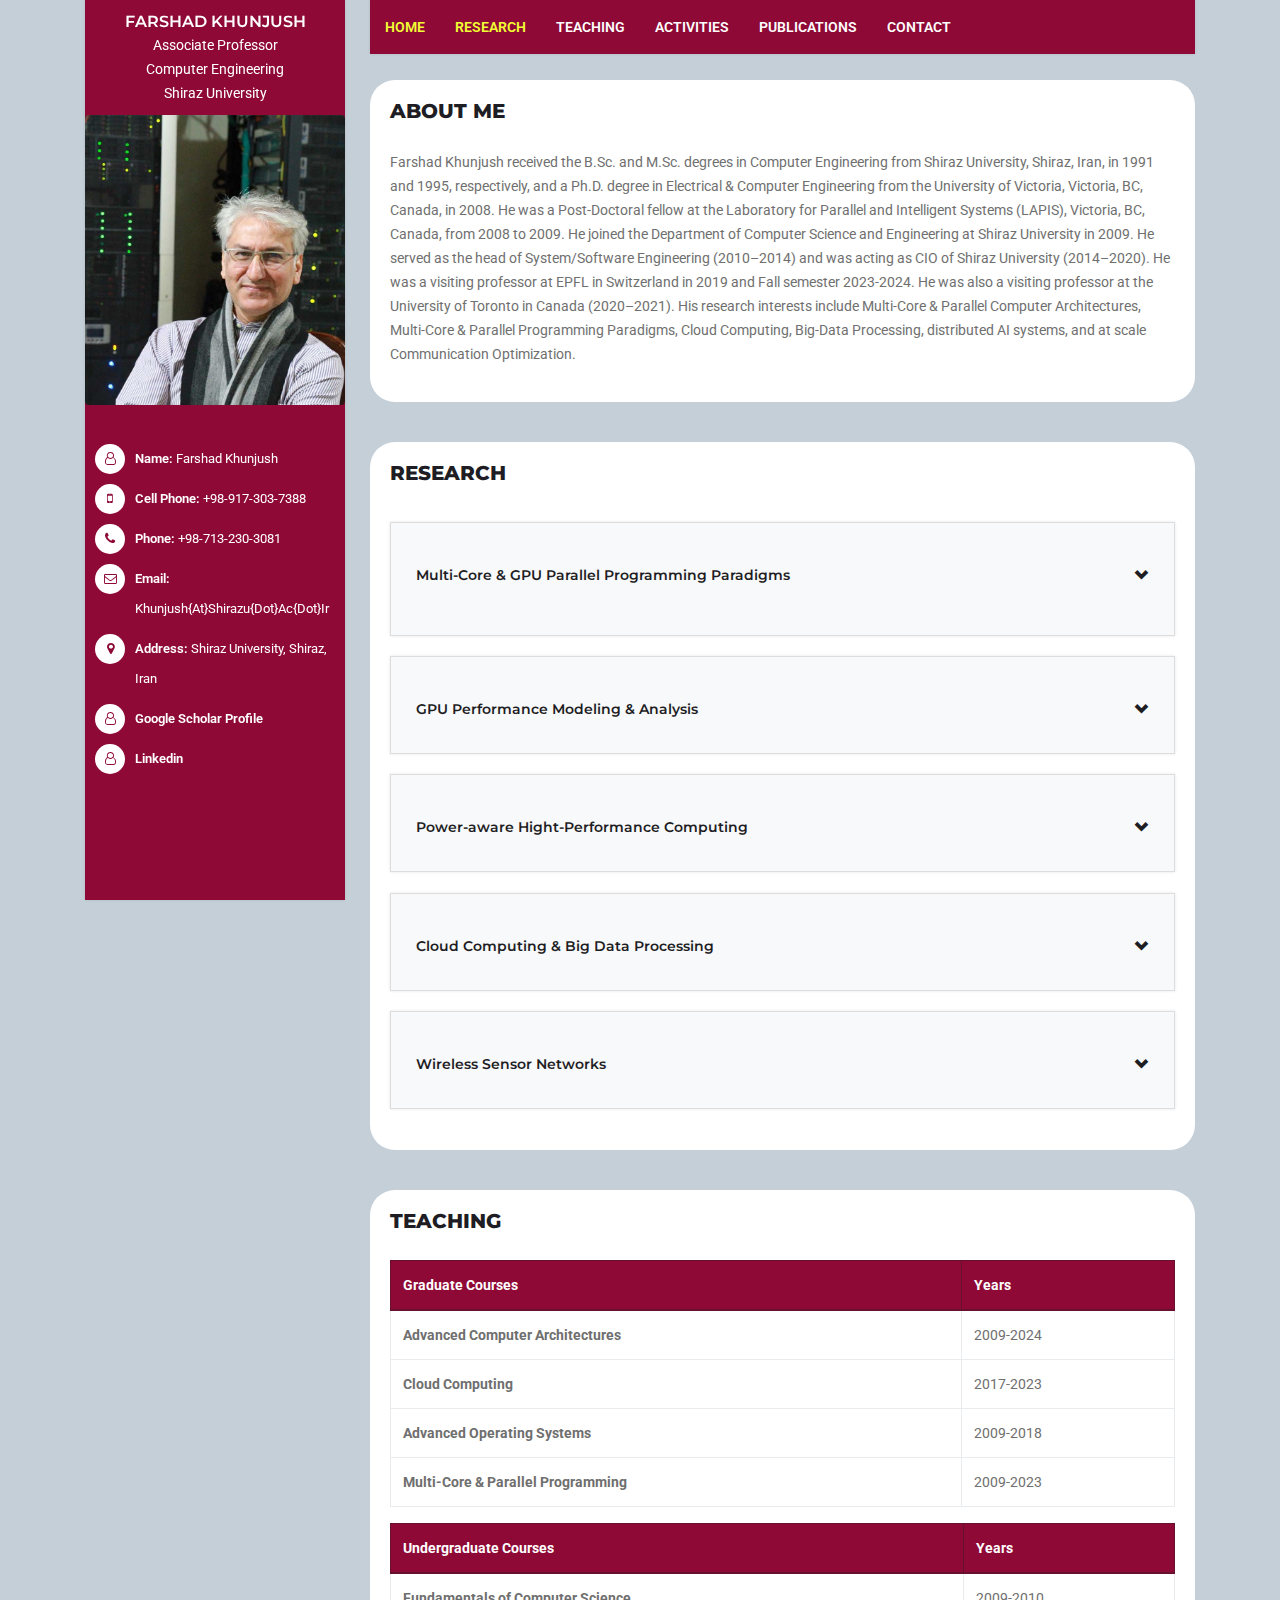
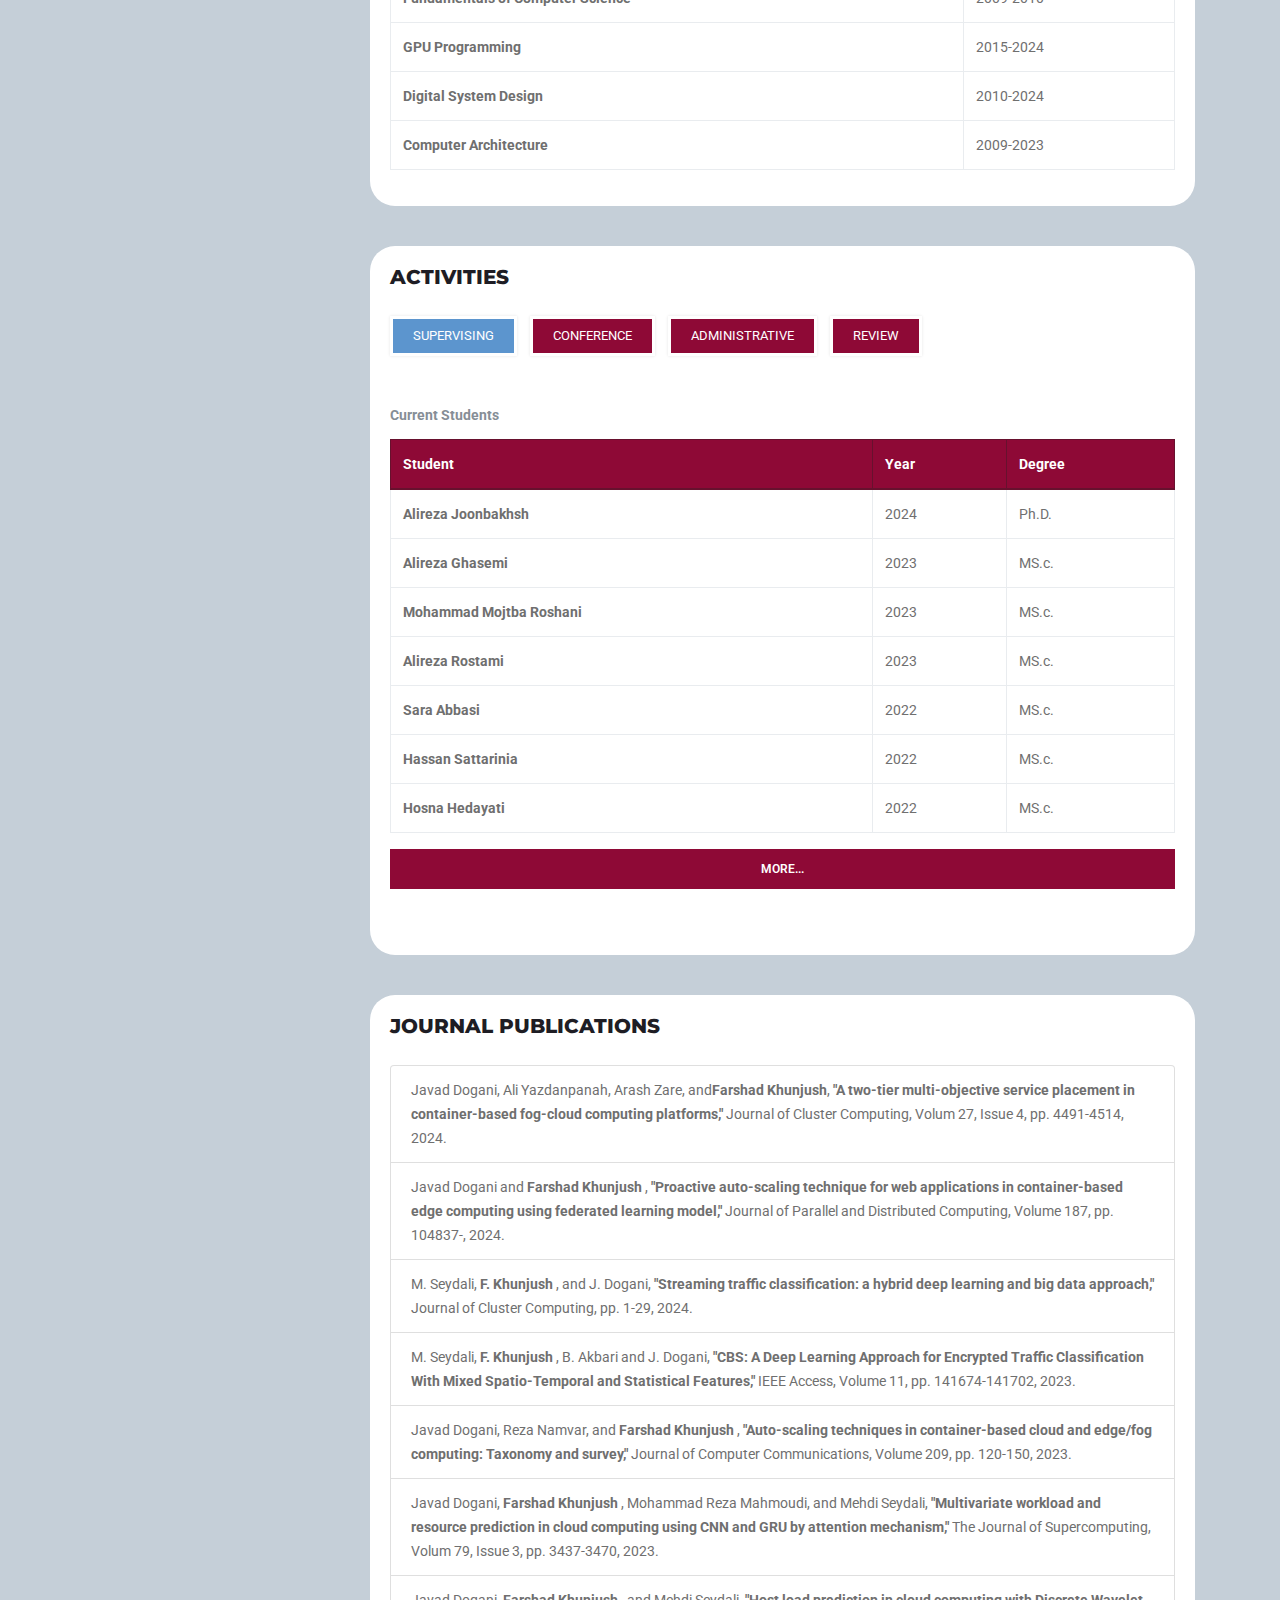
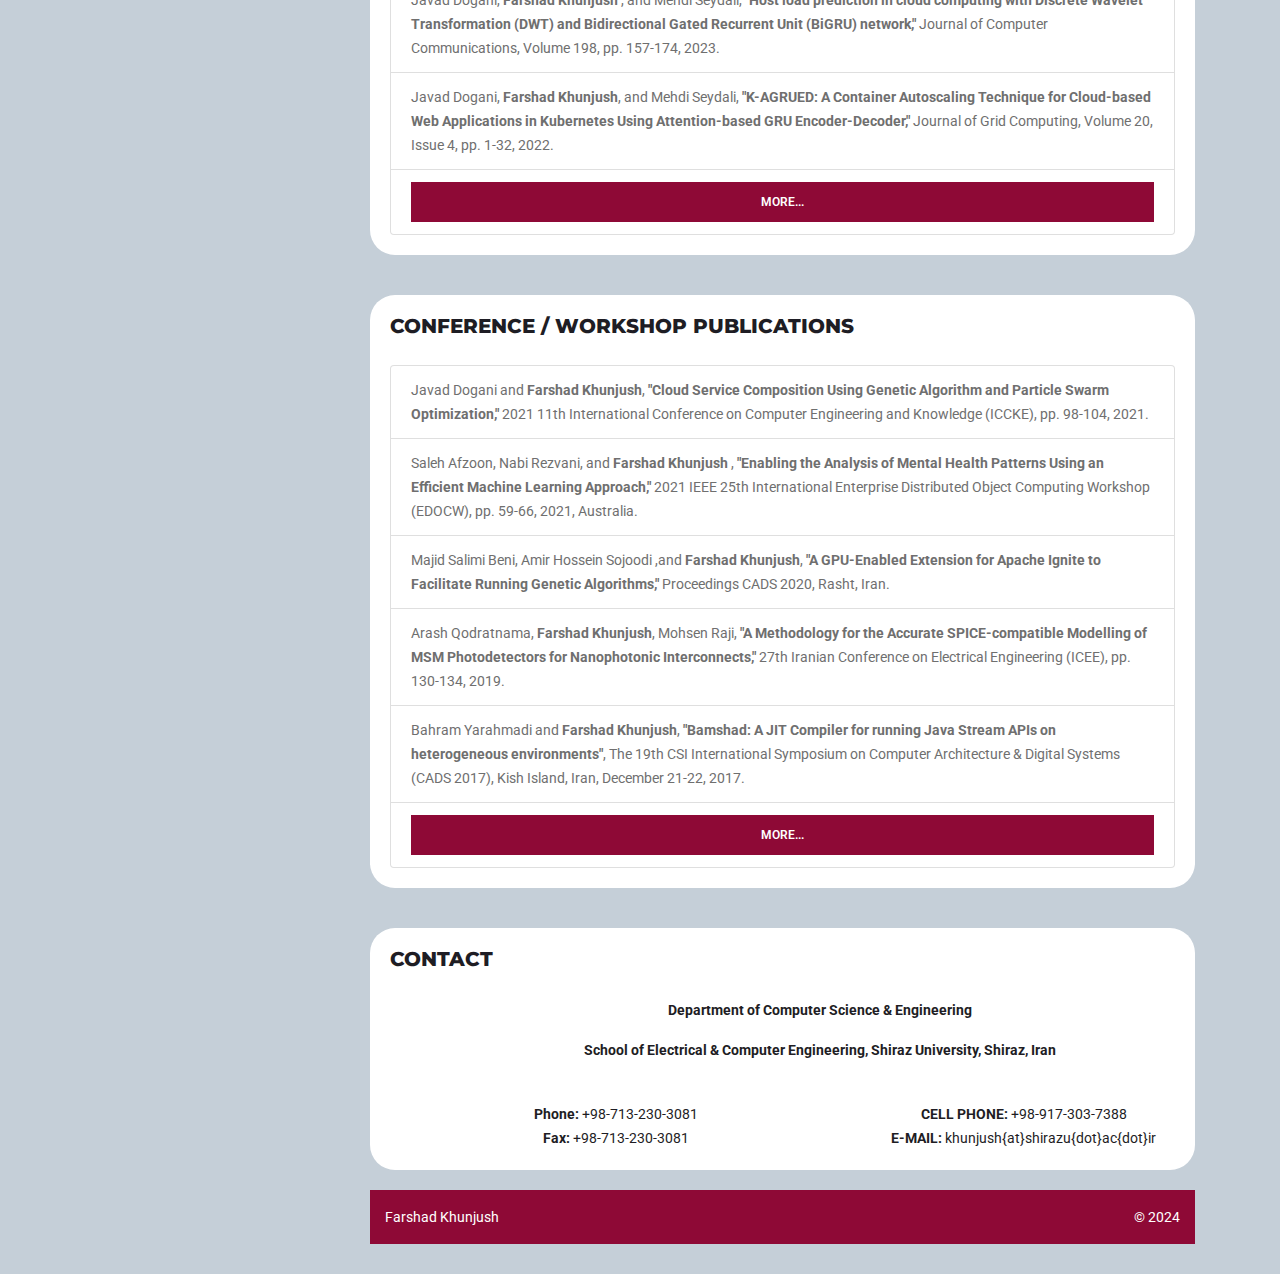
<file: index.html>
﻿<!doctype html>
<html lang="en">
<head>
    <meta charset="utf-8">
    <meta content="width=device-width, initial-scale=1, shrink-to-fit=no" name="viewport">
    <meta content="IE=edge" http-equiv="X-UA-Compatible">
    <meta content=" - Responsive Personal vCard Template" name="description">
    <meta content="Farshad Khunjush - Responsive Personal Portfolio Template, resume, cv, portfolio, personal, developer, designer, onepage, clean, modern, velocity, web"
          name="keywords">
    <meta content="Farshad Khunjush" name="author">
    <meta content="yes" name="apple-mobile-web-app-capable">
    <title>Farshad Khunjush</title>
    <!-- Favicon -->
    <link href="favicon.ico" rel="shortcut icon" type="image/x-icon">
    <!-- Google Fonts -->
    <link href="https://fonts.googleapis.com/css?family=Poppins:100,100i,200,200i,300,300i,400,400i,500,500i,600,600i,700,700i,800,800i,900,900i"
          rel="stylesheet">
    <!-- End -->
    <!-- Plugin Css -->
    <link href="static/plugin/bootstrap/css/bootstrap.min.css" rel="stylesheet">
    <link href="static/plugin/font-awesome/css/font-awesome.min.css" rel="stylesheet">
    <link href="static/plugin/owl-carousel/css/owl.carousel.min.css" rel="stylesheet">
    <!-- End -->
    <!-- Theme css -->
    <link href="static/css/common.css" rel="stylesheet">
    <!-- For Common code -->
    <link href="static/css/style.css" rel="stylesheet">
    <!-- Style -->
    <!-- <link href="static/css/color/color-17.css" rel="stylesheet" id="color_theme"> -->
    <link href="static/css/color/new-color.css" id="color_theme" rel="stylesheet">
    <!-- End -->

    <style>
        .top-scroller {
            position: fixed;
            bottom: 20px;
            right: 10px;
            font-size: 20px;
            padding: 2px;
            display: none;
            z-index: 2;
            text-align: center;
            cursor: pointer;
            height: 40px;
            width: 40px;
            border-radius: 50%;
            line-height: 40px;

        }

        .top-scroller:hover {
            opacity: 0.6;
        }
    </style>
</head>
<!-- ========== Body Starts ========== -->
<body class="bg-new-gray">
<div id="loading">
    <div class="load-circle"><span class="one"></span></div>
</div>
<!-- ========== Header Start ========== -->
<header class="header header-style-2 navbar-light">
    <div class="container">
        <nav class="navbar navbar-expand-md bg-white box-shadow-light">
            <!-- Mobile Toggle -->
            <button aria-controls="header-01" aria-expanded="false" aria-label="Toggle navigation"
                    class="navbar-toggler"
                    data-target="#header-01" data-toggle="collapse" type="button">
                <span class="navbar-toggler-icon"></span>
            </button>
            <!-- Mobile Toggle End-->
            <div class="collapse navbar-collapse top-menu" id="header-01">
                <!-- Menu Start -->
                <ul class="nav navbar-nav mr-auto">
                    <li><a class="current" href="#home">Home</a></li>
                    <li><a href="#research">Research</a></li>
                    <li><a href="#teaching">Teaching</a></li>
                    <li><a href="#activities">Activities</a></li>
                    <li><a href="#publications">Publications</a></li>
                    <li><a href="#contact">Contact</a></li>
                </ul>
                <!-- Menu End -->
            </div>
        </nav>
        <!-- Nav End -->
    </div>
    <!-- Nav -->
</header>
<!-- ========== Header End ========== -->
<!-- ========== Main Start ========== -->
<main class="m-80px-t sm-m-60px-t">
    <div class="container sticky-siderbar">
        <aside class="user-profile box-shadow-light aside">
            <div class="aside-content">
                <div class="user-info p-10px" style="text-align: center;">
                    <p class="font-alt font-16 text-uppercase font-w-600 m-0px">Farshad Khunjush</p>
                    <span>Associate Professor</span>
                    <br>
                    <span>Computer Engineering</span>
                    <br>
                    <span>Shiraz University</span>
                </div>
                <div class="profile-img">
                    <img alt="f-khunjush" class="rounded" src="static/img/f-khunjush-2.jpg" title="f-khunjush"/>
                </div>
                <br>
                <ul class="profile-information m-0px p-0px">
                    <li>
                        <p class="text-capitalize"><i aria-hidden="true" class="fa fa-user-o aside-icon"></i><span
                                class="font-w-600">Name:</span> Farshad Khunjush</p>
                    </li>
                    <li>
                        <p class="text-capitalize"><i aria-hidden="true" class="fa fa-mobile aside-icon"></i><span
                                class="font-w-600">Cell Phone:</span> +98-917-303-7388</p>
                    </li>
                    <li>
                        <p class="text-capitalize"><i aria-hidden="true" class="fa fa-phone aside-icon"></i><span
                                class="font-w-600">Phone:</span> +98-713-230-3081</p>
                    </li>
                    <li>
                        <p class="text-capitalize"><i aria-hidden="true" class="fa fa-envelope-o aside-icon"></i><span
                                class="font-w-600">Email:</span> khunjush{at}shirazu{dot}ac{dot}ir</p>
                    </li>
                    <li>
                        <p class="text-capitalize"><i aria-hidden="true" class="fa fa-map-marker aside-icon"></i><span
                                class="font-w-600">Address:</span> Shiraz University, Shiraz, Iran</p>
                    </li>
                    <li>
                        <p class="text-capitalize">
                            <i aria-hidden="true" class="fa fa-user-o aside-icon"></i>
                            <a href="https://scholar.google.com/citations?user=nowZiqgAAAAJ&hl=en" class="font-w-600">Google Scholar Profile</a>
                        </p>
                    </li>
		   <li>
		   <p class="text-capitalize">
		     <i aria-hidden="true" class="fa fa-user-o aside-icon"></i>
		     <a href="https://www.linkedin.com/in/farshad-khun-jush-785b93191/?user=nowZiqgAAAAJ&hl=en" class="font-w-600">Linkedin</a>
		    </p>
                    </li>
                </ul>
            </div>
        </aside>
        <div class="wrapper">

            <!-- ========== About Start ========== -->
            <section class="bg-white p-20px" id="home">
                <div class="heading-style-3">

                    <h4 class="font-alt text-uppercase color-extra-dark-gray">About Me</h4>
                </div>
                <div>
                    <p>Farshad Khunjush received the B.Sc. and M.Sc. degrees in
				Computer Engineering from Shiraz University, Shiraz, Iran, in
				1991 and 1995, respectively, and a Ph.D. degree in Electrical &
				Computer Engineering from the University of Victoria, Victoria,
				BC, Canada, in 2008. He was a Post-Doctoral fellow at the
				Laboratory for Parallel and Intelligent Systems (LAPIS), Victoria,
				BC, Canada, from 2008 to 2009. He joined the Department
				of Computer Science and Engineering at Shiraz
				University in 2009. He served as the head of System/Software
				Engineering (2010–2014) and was acting as CIO of
				Shiraz University (2014–2020). He was a visiting
				professor at EPFL in Switzerland in 2019 and Fall semester 2023-2024. He was also a visiting
				professor at the University of Toronto in Canada (2020–2021).

			    
				His research interests include Multi-Core & Parallel Computer Architectures, Multi-Core &
				Parallel Programming Paradigms, Cloud Computing, 
			   	Big-Data Processing, distributed AI systems, and at scale Communication Optimization.</p>
			
                
                </div>
            </section>
            <!-- ========== About End ========== -->

            <!-- ========== Research Start ========== -->
            <section class="bg-white m-20px-t p-20px" id="research">
                <div class="heading-style-3 m-30px-b">

                    <h4 class="font-alt text-uppercase color-extra-dark-gray">Research</h4>
                </div>
                <div class="row m-30px-t">
                    <div class="col-12 col-md-12 sm-m-30px-b mbt-20">
                        <div class="feature-box border-grey border-w-1 border-solid p-25px  box-shadow-light bg-light">
                            <div class="feature-content">
                                <div aria-controls="multiCollapseFCS" aria-expanded="false" class="font-alt font-w-600 color-extra-dark-gray m-5px-b m-15px-t research-item" data-target=".multi-collapse" data-toggle="collapse" id="asdtest">Multi-Core &amp; GPU Parallel Programming Paradigms
                                </div>
                                <!-- <p>lorem ipsum</p> -->
                                <!-- <p>lorem ipsum</p> -->

                                <div class="row">
                                    <div class="col-12 col-md-12">
                                        <div class="collapse multi-collapse" id="multiCollapseFCS">
                                            <p>
						Graphics Processing Units (GPUs) and other types of emerging accelerators have an 
						important role in high-performance computing. By appropriate programming for these devices 
						with programming paradigms such as CUDA and OpenCL, we can achieve significant performance 
						in a wide range of applications. However, programming GPUs is a painful and error-prone task 
						and requires a great amount of expertise especially in low-level architectural features 
						as well as their memory management in order to achieve reasonable performance. 
						These are the publications about applications of GPGPU, GPU runtimes and compilers.
                                            </p>
                                        </div>
                                    </div>
                                    <div class="col-12 col-md-12 mt-3">
                                        <div class="collapse multi-collapse" id="multiCollapseFCS">
                                            <ul>
                                                <li>Bahram Yarahmadi and <strong>Farshad Khunjush</strong>, <strong>"Bamshad: A JIT Compiler for running Java Stream APIs on heterogeneous environments"</strong>, The 19th CSI International Symposium on Computer Architecture &amp; Digital Systems (CADS 2017), Kish Island, Iran, December 21-22, 2017.</li>
												
                                                <li>Pantea Zardoshti, <strong>Farshad Khunjush</strong>, and Hamid Sarbazi-Azad. 2016. <strong>"Adaptive sparse matrix representation for efficient matrix---vector multiplication"</strong>. <em>J. Supercomput.</em> 72, 9 (September 2016), 3366-3386. DOI: http://dx.doi.org/10.1007/s11227-015-1571-0</li>
												
                                                <li>Mahmoud Shirazi, Mehdi Kargahi, <strong>Farshad Khunjush</strong>, <strong>”Gauss-Jordan Matrix Inversion Speed-Up using GPUs with the Consideration of Power Consumption,”</strong> INFOCOMP 2015, 32.</li>
												
                                                <li>Puya Memarzia, <strong>Farshad Khunjush</strong>, <strong>”Exploring gpu memory performance using digital image processing algorithms,”</strong> Indian journal of computer science and engineering (IJSCE) 5 (6), 2014.</li>
                                                
                                                <li>Sayyed Ali Mirsoleimani, Ali Karami, and <strong>Farshad Khunjush</strong>. 2013. <strong>"A parallel memetic algorithm on GPU to solve the task scheduling problem in heterogeneous environments"</strong>.  In <em>Proceedings of the 15th annual conference on Genetic and evolutionary computation</em> (GECCO '13), Christian Blum (Ed.). ACM, New York, NY, USA,  1181-1188. DOI: https://doi.org/10.1145/2463372.2463518</li>
                                                
                                                <li>Amin Foshati and <strong>Farshad Khunjush</strong>. 2012. <strong>"A novel implementation of double precision and real valued ICA algorithm for bioinformatics applications on GPUs"</strong>.  In <em>Proceedings of the 18th international conference on Parallel processing workshops</em> (Euro-Par'12), Ioannis Caragiannis, Michael Alexander, Rosa Maria Badia, Mario Cannataro, and Alexandru Costan (Eds.). Springer-Verlag, Berlin, Heidelberg,  285-294. DOI=http://dx.doi.org/10.1007/978-3-642-36949-0_31</li>
												
                                                <li>S.A. Mirsoleimani, <strong>Farshad Khunjush</strong>, <strong>”Solving Sudoku Puzzle on GPU Using Parallel Genetic Algorithm,”</strong> book of abstracts, HPCS 2011, pp. 21, Montral, Canada, June 15- 17, 2011.</li>
												
                                                <li>R. Mokhtari, A. Abbasi, <strong>F. Khunjush</strong> and R. Azimi, <strong>”Soren: Adaptive MapReduce for Programmable GPUs,”</strong> Proceedings, the 4th International Workshop on Programmability Issues for Heterogeneous Multicores (MULTIPROG 2011), held in conjunction with Hipeac 2011, Heraklion, Crete, Greece, January 23, 2011.</li>
                                            </ul>
                                        </div>
                                    </div>
                                </div>
				    
                            </div>
                            <!-- <div class="feature-overlay bg-theme"></div> -->
                        </div>
                    </div>
                    <!-- col -->
                    <div class="col-12 col-md-12 sm-m-30px-b mbt-20">
                        <div class="feature-box border-grey border-w-1 border-solid p-25px  box-shadow-light bg-light">
                            <div class="feature-content">
                                <div aria-controls="multiCollapseHPC"
                                     aria-expanded="false"
                                     class="font-alt font-w-600 color-extra-dark-gray m-5px-b m-15px-t research-item"
                                     data-target=".multi-collapse2"
                                     data-toggle="collapse"> GPU Performance Modeling &amp; Analysis
                                </div>
                                <div class="row">
                                    <div class="col-12 col-md-12">
                                        <div class="collapse multi-collapse2" id="multiCollapseHPC">
                                            <p>
                                                Understanding performance bottlenecks of applications in high-performance computing can lead to dramatic 
						improvements in their performances. For example, a key problem in GPU programming is finding performance 
						bottlenecks and solving them to reach the best possible performance. These bottlenecks in GPU architectures 
						include a number of factors such as memory access latency, branch divergence, utilization, and the amount 
						of existing parallelism. In addition, a simple profiling cannot demonstrate the relations between these bottlenecks.
						These are the publications related to Performance Modeling.
</p>
                                        </div>
                                    </div>
                                    <div class="col-12 col-md-12">
                                        <div class="collapse multi-collapse2" id="multiCollapseHPC">
                                            <p>
                                            <ul>
                                                <li>S. Ali Mirsoleimani, <strong>Farshad Khunjush</strong>, and Ali Karami. 2015. <strong>"A two-tier design space exploration algorithm to construct GPU performance model"</strong>. <em>J. Syst. Archit.</em> 61, 10 (November 2015), 576-583. DOI: https://doi.org/10.1016/j.sysarc.2015.07.006</li>
                                                
                                                <li>Ali Karami, <strong>Farshad Khunjush</strong>, and Seyyed Ali Mirsoleimani. 2015. <strong>"A statistical performance analyzer framework for OpenCL kernels on Nvidia GPUs"</strong>. <em>J. Supercomput.</em> 71, 8 (August 2015), 2900-2921. DOI=http://dx.doi.org/10.1007/s11227-014-1338-z</li>
                                                
                                                <li>S. Ali Mirsoleimani, Ali Karami, and <strong>Farshad Khunjush</strong>. 2014. <strong>"A Two-Tier Design Space Exploration Algorithm to Construct a GPU Performance Predictor"</strong>.  In <em>Proceedings of the 27th International Conference on Architecture of Computing Systems &#151; ARCS 2014 - Volume 8350</em>, Erik Maehle, Kay R&#246;mer, Wolfgang Karl, and Eduardo Tovar (Eds.), Vol. 8350. Springer-Verlag, Berlin, Heidelberg,  135-146. DOI: https://doi.org/10.1007/978-3-319-04891-8_12</li>
                                                
                                                <li>R. Mokhtari, A. Abbasi, <strong>F. Khunjush</strong> and R. Azimi, <strong>”Soren: Adaptive MapReduce for Programmable GPUs,”</strong> Proceedings, the 4th International Workshop on Programmability Issues for Heterogeneous Multicores (MULTIPROG 2011), held in conjunction with Hipeac 2011, Heraklion, Crete, Greece, January 23, 2011.</li>
                                            </ul>
                                            </p>
                                        </div>
                                    </div>
                                </div>

                            </div>
                            <!-- <div class="feature-overlay bg-theme"></div> -->
                        </div>
                        <!-- feature-box -->
                    </div>
                    <div class="col-12 col-md-12 sm-m-30px-b mbt-20">
                        <div class="feature-box border-grey border-w-1 border-solid p-25px  box-shadow-light bg-light">
                            <div class="feature-content">
                                <div aria-controls="multiCollapsePMA"
                                     aria-expanded="false"
                                     class="font-alt font-w-600 color-extra-dark-gray m-5px-b m-15px-t research-item"
                                     data-target=".multi-collapse3"
                                     data-toggle="collapse">Power-aware Hight-Performance Computing 
                                </div>
                                <div class="row">
                                    <div class="col-12 col-md-12">
                                        <div class="collapse multi-collapse3" id="multiCollapsePMA">
                                            <p>
                                                Burgeoning market for cloud applications has brought significant interest for cloud providers.
						They look for methods to maximize their profit margins by executing higher number of jobs while
						minimizing the operational costs and environmental footprints. Energy consumption of servers 
						plays a crucial role in operational costs. There have been different methods to deal with energy
						consumption from hardware level to higher layers of abstractions such as compilers and operating systems.
</p>
                                        </div>
                                    </div>
                                    <div class="col-12 col-md-12">
                                        <div class="collapse multi-collapse3" id="multiCollapsePMA">
                                            <p>
                                            <ul>
	

                        <li>
			Seyedmehdi Hosseinimotlagh, <strong>Farshad Khunjush</strong>, and Rashidaldin Samadzadeh. 2015. <strong>"SEATS: smart energy-aware task scheduling in real-time cloud computing"</strong>. <em>J. Supercomput.</em> 71, 1 (January 2015), 45-66. DOI=http://dx.doi.org/10.1007/s11227-014-1276-9
			</li>
                                                <li>Seyedmehdi Hosseinimotlagh, <strong>Farshad Khunjush</strong>, and Seyedmahyar Hosseinimotlagh. 2014. <strong>"Migration-less Energy-Aware Task Scheduling Policies in Cloud Environments"</strong>.  In <em>Proceedings of the 2014 28th International Conference on Advanced Information Networking and Applications Workshops</em> (WAINA '14). IEEE Computer Society, Washington, DC, USA,  391-397. DOI: https://doi.org/10.1109/WAINA.2014.66</li>
                                                <li>Seyedmehdi Hosseinimotlagh, <strong>Farshad Khunjush</strong>, and Seyedmahyar Hosseinimotlagh. 2014. <strong>"A Cooperative Two-Tier Energy-Aware Scheduling for Real-Time Tasks in Computing Clouds"</strong>.  In <em>Proceedings of the 2014 22nd Euromicro International Conference on Parallel, Distributed, and Network-Based Processing</em> (PDP '14). IEEE Computer Society, Washington, DC, USA,  178-182. DOI: https://doi.org/10.1109/PDP.2014.91</li>
                                            </ul>
                                            </p>
                                        </div>
                                    </div>
                                </div>

                            </div>
                            <!-- <div class="feature-overlay bg-theme"></div> -->
                        </div>
                        <!-- feature-box -->
                    </div>
                    <div class="col-md-2"></div>
                    <!-- col -->
                    <div class="col-12 col-md-12 sm-m-30px-b mbt-20">
                        <div class="feature-box border-grey border-w-1 border-solid p-25px  box-shadow-light bg-light">
                            <div class="feature-content">
                                <div aria-controls="multiCollapseCCBD"
                                     aria-expanded="false"
                                     class="font-alt font-w-600 color-extra-dark-gray m-5px-b m-15px-t research-item"
                                     data-target=".multi-collapse4"
                                     data-toggle="collapse">Cloud Computing &amp; Big Data Processing
                                </div>

                                <div class="row">
                                    <div class="col-12 col-md-12">
                                        <div class="collapse multi-collapse4" id="multiCollapseCCBD">
                                            <p>
                                                Data sets grow rapidly- in part because they are increasingly gathered by cheap and numerous information-sensing
						Internet of things devices such as mobile devices, aerial (remote sensing), software logs, cameras, microphones, 
						radio-frequency identification (RFID) readers and wireless sensor networks.
					    </p>
                                        </div>
                                    </div>
                                    <div class="col-12 col-md-12">
                                        <div class="collapse multi-collapse4" id="multiCollapseCCBD">
                                            <p>
                                            <ul>
						    						    
                         <li>
                         Javad Dogani, Ali Yazdanpanah, Arash Zare, and <strong> Farshad Khunjush</strong>, <strong>"A two-tier multi-objective service placement in container-based fog-cloud computing platforms,"</strong> Journal of Cluster Computing, Volum 27, Issue 4, pp. 4491-4514, 2024.
                         </li> 

                         <li>
                         Javad Dogani and <strong> Farshad Khunjush</strong>, <strong>"Proactive auto-scaling technique for web applications in container-based edge computing using federated learning model,"</strong> Journal of Parallel and Distributed Computing, Volume 187, pp. 104837-, 2024.
                         </li> 
                        
                        <li>
                         M. Seydali, <strong> F. Khunjush</strong>, and J. Dogani, <strong>"Streaming traffic classification: a hybrid deep learning and big data approach,"</strong> Journal of Cluster Computing,  pp. 1-29, 2024.
                         </li> 
                        
                         <li>
                         M. Seydali, <strong> F. Khunjush</strong>, B. Akbari and J. Dogani, <strong>"CBS: A Deep Learning Approach for Encrypted Traffic Classification With Mixed Spatio-Temporal and Statistical Features,"</strong> IEEE Access, Volume 11, pp. 141674-141702, 2023.
                         </li> 
                        
                         <li>
                         Javad Dogani, Reza Namvar, and<strong> Farshad Khunjush</strong>, <strong>"Auto-scaling techniques in container-based cloud and edge/fog computing: Taxonomy and survey,"</strong> Journal of Computer Communications, Volume 209, pp. 120-150, 2023.
                         </li>
                        
                         <li>
                         Javad Dogani, <strong>Farshad Khunjush</strong>, Mohammad Reza Mahmoudi, and Mehdi Seydali, <strong>"Multivariate workload and resource prediction in cloud computing using CNN and GRU by attention mechanism,"</strong> The Journal of Supercomputing, Volum 79, Issue 3, pp. 3437-3470, 2023.
                         </li>
                        
                         <li>
                         Javad Dogani, <strong> Farshad Khunjush</strong>, and Mehdi Seydali, <strong>"Host load prediction in cloud computing with Discrete Wavelet Transformation (DWT) and Bidirectional Gated Recurrent Unit (BiGRU) network,"</strong>  Journal of Computer Communications, Volume 198, pp. 157-174, 2023.
                         </li>
                        
                         <li>
                         Javad Dogani, <strong>Farshad Khunjush</strong>, and Mehdi Seydali, <strong>"K-AGRUED: A Container Autoscaling Technique for Cloud-based Web Applications in Kubernetes Using Attention-based GRU Encoder-Decoder,"</strong> Journal of Grid Computing, Volume 20, Issue 4, pp. 1-32, 2022.
			 </li>

                                                <li>Bahram Yarahmadi and <strong>Farshad Khunjush</strong>, <strong>"Bamshad: A JIT Compiler for running Java Stream APIs on heterogeneous environments"</strong>, The 19th CSI International Symposium on Computer Architecture &amp; Digital Systems (CADS 2017), Kish Island, Iran, December 21-22, 2017.</li>
                                                <li>Sayyed Ali Mirsoleimani, Ali Karami, and <strong>Farshad Khunjush</strong>. 2013. <strong>"A parallel memetic algorithm on GPU to solve the task scheduling problem in heterogeneous environments"</strong>.  In <em>Proceedings of the 15th annual conference on Genetic and evolutionary computation</em> (GECCO '13), Christian Blum (Ed.). ACM, New York, NY, USA,  1181-1188. DOI: https://doi.org/10.1145/2463372.2463518</li>
                                                <li>Masoud Ebrahimi and <strong>Farshad Khunjush</strong>, <strong>”Second Level Parallelism using SIMD Accelerators on Heterogeneous MapReduce Clusters,”</strong> Proceedings the 24th IASTED International Conference on Parallel and Distributed Computing and Systems (PDCS 2012), USA, November 12-14, 2012.</li>
                                                <li>Amin Abbasi, <strong>Farshad Khunjush</strong>, and Reza Azimi, <strong>”A Preliminary Study of Incorporating GPUs in the Hadoop Framework,”</strong> Proceedings, 16th International Symposium on Computer Architecture &amp; Digital Systems (CADS 2012), Iran, May 2012.</li>
                                            </ul>
                                            </p>
                                        </div>
                                    </div>
                                </div>

                            </div>
                            <!-- <div class="feature-overlay bg-theme"></div> -->
                        </div>
                    </div>
                    <!-- col -->
                    <div class="col-12 col-md-12 sm-m-30px-b mbt-20">
                        <div class="feature-box border-grey border-w-1 border-solid p-25px  box-shadow-light bg-light">
                            <div class="feature-content">
                                <div aria-controls="multiCollapseWSN" aria-expanded="false" class="font-alt font-w-600 color-extra-dark-gray m-5px-b m-15px-t research-item" data-target=".multi-collapse5" data-toggle="collapse">Wireless Sensor Networks</div>

                                <div class="row">
                                    <div class="col-12 col-md-12">
                                        <div class="collapse multi-collapse5" id="multiCollapseWSN">
                                            <p>
                                                The way in which measures from environment are taken has changed. In the past, different sensors close to the point of interest were placed and wired to a central station where the processing was carried out. Currently, the new paradigm of massive measurement is represented by wireless sensor networks. In this new scenario, distributed tiny nodes measure parameters and send the information wirelessly and even process data locally, performing distributed computing in the network. These nodes are autonomous and nonintrusive.
                                            </p>
                                        </div>
                                    </div>
                                    <div class="col-12 col-md-12">
                                        <div class="collapse multi-collapse5" id="multiCollapseWSN">
                                            <p>
                                            <ul>
                                                <li>
                                                    Saeed Mehrjoo and <strong>Farshad Khunjush</strong>. 2018. <strong>"Accurate compressive data gathering in wireless sensor networks using weighted spatio-temporal compressive sensing"</strong>. <em>Telecommun. Syst.</em> 68, 1 (May 2018), 79-88. DOI: https://doi.org/10.1007/s11235-017-0376-2                                                    
                                                </li>

                                                <li>
                                                    Saeid Mehrjoo, <strong>Farshad Khunjush</strong>, <strong>”Optimal data aggregation tree in wireless sensor networks based on improved river formation dynamics,”</strong> Accepted for publication in Computational Intelligence.
                                                </li>
                                            </ul>
                                            </p>
                                        </div>
                                    </div>
                                </div>

                            </div>
                            <!-- <div class="feature-overlay bg-theme"></div> -->
                        </div>
                    </div>
                    <!-- col -->
                    <div class="col-md-2"></div>
                    <!-- col -->
                </div>
                <!-- row -->
            </section>
            <!-- ========== Research End ========== -->

            <!-- ========== Teaching Start ========== -->
            <section class="bg-white p-20px m-20px-t" id="teaching">
                <div class="heading-style-3 m-30px-b">

                    <h4 class="font-alt text-uppercase color-extra-dark-gray">Teaching</h4>
                </div>
                <div class="row">
                    <div class="col-12 col-md-12 sm-m-30px-b">
                        <table class="table table-bordered table-hover table-responsive-md">
                            <thead class="thead-dark">
                                <tr>
                                    <th scope="col">Graduate Courses</th>
                                    <th scope="col">Years</th>
                                </tr>
                            </thead>
                            <tbody>
                                <tr>
                                    <td><strong>Advanced Computer Architectures</strong></td>
                                    <td>2009-2024</td>
                                </tr>
                                <tr>
                                    <td><strong>Cloud Computing</strong></td>
                                    <td>2017-2023</td>
                                </tr>
                                <tr>
                                    <td><strong>Advanced Operating Systems</strong></td>
                                    <td>2009-2018</td>
                                </tr>
                                <tr>
                                    <td><strong>Multi-Core & Parallel Programming</strong></td>
                                    <td>2009-2023</td>
                                </tr>
                            </tbody>
                        </table>
                        <table class="table table-bordered table-hover table-responsive-md">
                            <thead class="thead-dark">
                                <tr>
                                    <th scope="col">Undergraduate Courses</th>
                                    <th scope="col">Years</th>
                                </tr>
                            </thead>
                            <tbody>
                                <tr>
                                    <td><strong>Fundamentals of Computer Science</strong></td>
                                    <td>2009-2010</td>
                                </tr>
				<tr>
                                    <td><strong>GPU Programming</strong></td>
                                    <td>2015-2024</td>
                                </tr>
                                <tr>
                                    <td><strong>Digital System Design</strong></td>
                                    <td>2010-2024</td>
                                </tr>
                                <tr>
                                    <td><strong>Computer Architecture</strong></td>
                                    <td>2009-2023</td>
                                </tr>
                            </tbody>
                        </table>
                    </div>
                </div>
            </section>
            <!--  Section -->
            <!-- ========== Teaching End ========== -->

            <!-- ========== Activities Start ========== -->
            <section class="bg-white p-20px m-20px-t" id="activities">
                <div class="heading-style-3 m-30px-b">

                    <h4 class="font-alt text-uppercase color-extra-dark-gray">Activities</h4>
                </div>
                <div class="portfolio-box portfolio-box-01">
                    <div class="filter m-30px-b wow fadeInUp">
                        
                        <a class="control mixitup-control-active" data-filter=".supervising_activities"
                           href="javascript:void(0)">Supervising</a>

                        <a class="control" data-filter=".conference_activities" href="javascript:void(0)">Conference</a>

                        <a class="control" data-filter=".administrative_activities" href="javascript:void(0)">Administrative</a>

                        <a class="control" data-filter=".review_activities"
                           href="javascript:void(0)">Review</a>
                        
                    </div>
                    <!-- .filter -->
                    <div class="portfolio-filter" id="MixItUp2">
                        <div class="row" style="">

                            <!-- col-12 col-sm-12 col-xs-6 -->
                            <div class="col-12 col-sm-12 col-xs-6 mix supervising_activities">
                                <div class="portfolio-col">
                                    <table class="table table-bordered table-hover table-responsive-md">
                                        <caption><strong>Current Students</strong></caption>
                                        <thead class="thead-dark">
                                            <tr>
                                                <th scope="col">Student</th>
                                                <th scope="col">Year</th>
                                                <th scope="col">Degree</th>
                                            </tr>
                                        </thead>
                                        <tbody>
						
                                            <tr>
                                                <td><strong>Alireza Joonbakhsh</strong></td>
                                                <td>2024</td>
                                                <td>Ph.D.</td>
                                            </tr>

                                            <tr>
                                                <td><strong>Alireza Ghasemi</strong></td>
                                                <td>2023</td>
                                                <td>MS.c.</td>
                                            </tr>

                                            <tr>
                                                <td><strong> Mohammad Mojtba Roshani</strong></td>
                                                <td>2023</td>
                                                <td>MS.c.</td>
                                            </tr>

                                            <tr>
                                                <td><strong>Alireza Rostami</strong></td>
                                                <td>2023</td>
                                                <td>MS.c.</td>
                                            </tr>
                                            <tr>
                                                <td><strong>Sara Abbasi</strong></td>
                                                <td>2022</td>
                                                <td>MS.c.</td>
                                            </tr>
                                            <tr>
                                                <td><strong>Hassan Sattarinia</strong></td>
                                                <td>2022</td>
                                                <td>MS.c.</td>
                                            </tr>
                                            <tr>
                                                <td><strong>Hosna Hedayati</strong></td>
                                                <td>2022</td>
                                                <td>MS.c.</td>
                                            </tr>
                                        
                                        </tbody>
                                    </table>
                                    <p>
                                        <a class="btn btn-theme btn-m btn-block" href="SupervisingActivities.html" target="_blank">More...</a>
                                    </p>
                                </div>
                            </div>

                            <!-- col-12 col-sm-12 col-xs-6 -->
                            <div class="col-12 col-sm-12 col-xs-6 mix review_activities" style="display: none;">
                                <div class="portfolio-col">
                                    <ul class="list-group">
					<li class="list-group-item">Computer Communications</li>    
					<li class="list-group-item">Concurrency & Computation: Practice and Experience</li> 
					<li class="list-group-item">IEEE Access</li>
                                        <li class="list-group-item">IEEE Transaction on Computers</li>
                                        <li class="list-group-item">The Journal of Supercomputing (Springer)</li>
                                        <li class="list-group-item">Journal of Systems and Softwares (Elsevier)</li>
                                        <li class="list-group-item">Journal of Information Security and Applications
                                            (Elsevier)
                                        </li>
                                    </ul>
                                </div>
                            </div>

                            <!--col-12 col-sm-12 col-xs-6 -->
                            <div class="col-12 col-sm-12 col-xs-6 mix conference_activities" style="display: none;">
                                <div class="portfolio-col">
                                    <table class="table table-bordered table-hover table-responsive-md">
                                        <thead class="thead-dark">
                                            <tr>
                                                <th scope="col">Role</th>
                                                <th scope="col">Coference Name</th>
                                                <th scope="col">Location</th>
                                                <th scope="col">Year</th>
                                            </tr>
                                        </thead>
                                        <tbody>
		                             <tr>
		                                <td><strong>Track Chair</strong></td>
		                                <td> The 30th International Conference on Computer (Computer Society of Iran) CSICC2025 </td>
		                                <td>Sharif University, Tehran, Iran</td>
		                                <td>2025</td>
		                            </tr>
		                             <tr>
		                                <td><strong>Program Committee</strong></td>
		                                <td> 2024 The 5th CPSSI International Symposium on Cyber-Physical Systems (CPSAT 2024) </td>
		                                <td>IPM, Tehran, Iran</td>
		                                <td>2024</td>
		                            </tr>
		                            
		                             <tr>
		                                <td><strong>Track Chair</strong></td>
		                                <td>The 28th International Conference on Computer (Computer Society of Iran) CSICC2023 </td>
		                                <td>Sharif University, Tehran, Iran</td>
		                                <td>2023</td>
		                            </tr>
		                            <tr>
		                                <td><strong>Program Committee</strong></td>
		                                <td>2022 The CSI International Symposium on Real-Time and Embedded Systems and Technologies (RTEST 2022) </td>
		                                <td>IUST, Tehran, Iran</td>
		                                <td>2022</td>
		                            </tr>
		                            <tr>
		                                <td><strong>Track Chair</strong></td>
		                                <td>The 27th International Conference on Computer (Computer Society of Iran) CSICC2022</td>
		                                <td>Sharif University, Tehran, Iran</td>
		                                <td>2022</td>
		                            </tr>
                                        </tbody>                                        
                                    </table>
                                    <p><a class="btn btn-theme btn-m btn-block" href="ConferenceActivities.html" target="_blank">More...</a></p>
                                </div>
                            </div>

                            <!-- col-12 col-sm-12 col-xs-6 -->
                            <div class="col-12 col-sm-12 col-xs-6 mix administrative_activities" style="display: none;">
                                <div class="portfolio-col">

                                    <table class="table table-bordered table-hover table-responsive-md">
                                        <thead class="thead-dark">
                                            <tr>
                                                <th scope="col">Title</th>
                                                <th scope="col">Year</th>
                                            </tr>
                                        </thead>
                                        <tbody>
                                            <tr>
                                                <td><strong>Executive Editor for Journal of Computing Science and Information Technology (Computer Society of Iran's Journal</strong></td>
                                                <td>2022−Present</td>
                                            </tr>
					   <tr>
                                                <td><strong>Member of the Board (Derak Cloud Company)</strong></td>
                                                <td>2019−Present</td>
                                            </tr>
					    <tr>
                                                <td><strong>Director of Multi-Core and Many-Core Processing Center</strong></td>
                                                <td>2009−Present</td>
                                            </tr>
						 <tr>
                                                <td><strong>Chair of the Board (Derak Cloud Company)</strong></td>
                                                <td>2019−2024</td>
                                            </tr>
					    <tr>
                                                <td><strong>Member of Fars Province Electronic Government Committee</strong></td>
                                                <td>2018−2020</td>
                                            </tr>

                                            <tr>
                                                <td><strong>CIO of Shiraz University</strong></td>
                                                <td>2014−2020</td>
                                            </tr>
                                            <tr>
                                                <td><strong>Director of 7th Region of Iran’s Universities ICT Centers</strong></td>
                                                <td>2014−2020</td>
                                            </tr>
                                            <tr>
                                                <td><strong>Member of Fars Province Information Technology Committee</strong></td>
                                                <td>2014−2020</td>
                                            </tr>
					 
                                            <tr>
                                                <td><strong>Member of Shiraz Intelligent City Committee</strong></td>
                                                <td>2018−2019</td>
                                            </tr>
					    <tr>
                                                <td><strong>Member of Board Shiraz Municipality ICT Center</strong></td>
                                                <td>2018−2019</td>
                                            </tr>

					     <tr>
                                                <td><strong>Head of System/Software Engineering group</strong></td>
                                                <td>2010−2014</td>
                                            </tr>

                                        </tbody>                                        
                                    </table>

                                </div>
                            </div>
                            
                        </div>
                        <!-- .row -->
                    </div>
                    <!-- .portfolio-filter -->
                </div>
                <!-- .portfolio-box -->
            </section>
            <!-- ========== Activities End ========== -->

            <!-- ========== Journal Publications Start ========== -->
            <section class="bg-white p-20px" id="publications">
                <div class="heading-style-3">

                    <h4 class="font-alt text-uppercase color-extra-dark-gray">Journal Publications</h4>
                </div>
                <div>
                    <ul class="list-group">
                         <li class="list-group-item">
                         Javad Dogani, Ali Yazdanpanah, Arash Zare, and<strong>Farshad Khunjush</strong>, <strong>"A two-tier multi-objective service placement in container-based fog-cloud computing platforms,"</strong> Journal of Cluster Computing, Volum 27, Issue 4, pp. 4491-4514, 2024.
                         </li> 

                         <li class="list-group-item">
                         Javad Dogani and <strong> Farshad Khunjush </strong>, <strong>"Proactive auto-scaling technique for web applications in container-based edge computing using federated learning model,"</strong> Journal of Parallel and Distributed Computing, Volume 187, pp. 104837-, 2024.
                         </li> 
                        
                        <li class="list-group-item">
                         M. Seydali, <strong> F. Khunjush </strong>, and J. Dogani, <strong>"Streaming traffic classification: a hybrid deep learning and big data approach,"</strong> Journal of Cluster Computing,  pp. 1-29, 2024.
                         </li> 
                        
                         <li class="list-group-item">
                         M. Seydali, <strong> F. Khunjush </strong>, B. Akbari and J. Dogani, <strong>"CBS: A Deep Learning Approach for Encrypted Traffic Classification With Mixed Spatio-Temporal and Statistical Features,"</strong> IEEE Access, Volume 11, pp. 141674-141702, 2023.
                         </li> 
                        
                         <li class="list-group-item">
                         Javad Dogani, Reza Namvar, and<strong> Farshad Khunjush </strong>, <strong>"Auto-scaling techniques in container-based cloud and edge/fog computing: Taxonomy and survey,"</strong> Journal of Computer Communications, Volume 209, pp. 120-150, 2023.
                         </li>
                        
                         <li class="list-group-item">
                         Javad Dogani, <strong>Farshad Khunjush </strong>, Mohammad Reza Mahmoudi, and Mehdi Seydali, <strong>"Multivariate workload and resource prediction in cloud computing using CNN and GRU by attention mechanism,"</strong> The Journal of Supercomputing, Volum 79, Issue 3, pp. 3437-3470, 2023.
                         </li>
                        
                         <li class="list-group-item">
                         Javad Dogani, <strong> Farshad Khunjush </strong>, and Mehdi Seydali, <strong>"Host load prediction in cloud computing with Discrete Wavelet Transformation (DWT) and Bidirectional Gated Recurrent Unit (BiGRU) network,"</strong>  Journal of Computer Communications, Volume 198, pp. 157-174, 2023.
                         </li>
                        
                         <li class="list-group-item">
                         Javad Dogani, <strong> Farshad Khunjush</strong>, and Mehdi Seydali, <strong>"K-AGRUED: A Container Autoscaling Technique for Cloud-based Web Applications in Kubernetes Using Attention-based GRU Encoder-Decoder,"</strong> Journal of Grid Computing, Volume 20, Issue 4, pp. 1-32, 2022.
                         </li>
                        <li class="list-group-item">
                            <a class="btn btn-theme btn-m btn-block" href="Publications.html"
                               target="_blank">More...</a>
                        </li>
                    </ul>
                </div>
            </section>
            <!-- ========== Journal Publications End ========== -->

            <!-- ========== Conference / Workshop Publications Start ========== -->
            <section class="bg-white p-20px">
                <div class="heading-style-3">

                    <h4 class="font-alt text-uppercase color-extra-dark-gray">Conference / Workshop Publications</h4>
                </div>
                <div>
                    <ul class="list-group">

			
                           <li class="list-group-item">
                             Javad Dogani and <strong> Farshad Khunjush</strong>, <strong>"Cloud Service Composition Using Genetic Algorithm and Particle Swarm Optimization,"</strong> 2021 11th International Conference on Computer Engineering and Knowledge (ICCKE), pp. 98-104, 2021. 
                          </li>
                          <li class="list-group-item">
                              Saleh Afzoon, Nabi Rezvani, and <strong> Farshad Khunjush </strong>, <strong>"Enabling the Analysis of Mental Health Patterns Using an Efficient Machine Learning Approach,"</strong> 2021 IEEE 25th International Enterprise Distributed Object Computing Workshop (EDOCW), pp. 59-66, 2021, Australia.
                          </li>
                          <li class="list-group-item">
                              Majid Salimi Beni, Amir Hossein Sojoodi ,and <strong> Farshad Khunjush</strong>, <strong>"A GPU-Enabled Extension for Apache Ignite to Facilitate Running Genetic Algorithms,"</strong> Proceedings CADS 2020, Rasht, Iran.
                         </li>
                        
                         <li class="list-group-item">
                             Arash Qodratnama, <strong>Farshad Khunjush</strong>, Mohsen Raji, <strong>"A Methodology for the Accurate SPICE-compatible Modelling of MSM Photodetectors for Nanophotonic Interconnects,"</strong> 27th Iranian Conference on Electrical Engineering (ICEE), pp. 130-134, 2019.
                         </li>

                        <li class="list-group-item">
                            Bahram Yarahmadi and <strong>Farshad Khunjush</strong>, <strong>"Bamshad: A JIT Compiler for running Java Stream APIs on heterogeneous environments"</strong>, The 19th CSI International Symposium on Computer Architecture & Digital Systems (CADS 2017), Kish Island, Iran, December 21-22, 2017.
                        </li>

                        <li class="list-group-item">
                            <a class="btn btn-theme btn-m btn-block" href="Publications.html"
                               target="_blank">More...</a>
                        </li>
                    </ul>

                </div>
            </section>
            <!-- ========== Conference / Workshop Publications End ========== -->

            <!-- ========== Contact start ========== -->
            <section class="bg-white p-20px m-20px-t m-20px-b" id="contact">
                <div class="heading-style-3 m-30px-b">

                    <h4 class="font-alt text-uppercase color-extra-dark-gray">Contact</h4>
                </div>
                <div class="row">
                    <div class="col-12 col-md-12 sm-m-30px-b">
                        <div class="feature-box-01 sm-m-30px-b">

                            <div class="feature-content text-center">
                                <p class="color-extra-dark-gray"><strong>Department of Computer Science &amp; Engineering</strong></p>
                                <p class="color-extra-dark-gray"><strong>School of Electrical &amp; Computer Engineering, Shiraz
                                    University, Shiraz, Iran</strong></p>
                            </div>
                        </div>
                    </div>
                    <!-- col -->
                </div>
                <div class="row m-40px-t">
                    <div class="col-12 col-md-6 sm-m-30px-b">
                        <div class="feature-box-01 sm-m-30px-b">

                            <div class="feature-content text-center">
                                <p class="color-extra-dark-gray"><strong>Phone:</strong> +98-713-230-3081</p>
                            </div>
                        </div>
                    </div>
                    <!-- col -->
                    <div class="col-12 col-md-6">
                        <div class="feature-box-01">

                            <div class="feature-content text-center">
                                <p class="color-extra-dark-gray text-uppercase"><strong>Cell Phone:</strong> +98-917-303-7388</p>
                            </div>
                        </div>
                    </div>
                    <!-- col -->
                </div>
                <div class="row">
                    <div class="col-12 col-md-6 sm-m-30px-b">
                        <div class="feature-box-01 sm-m-30px-b">

                            <div class="feature-content text-center">
                                <p class="color-extra-dark-gray"><strong>Fax:</strong> +98-713-230-3081</p>
                            </div>
                        </div>
                    </div>
                    <!-- col -->
                    <div class="col-12 col-md-6">
                        <div class="feature-box-01">

                            <div class="feature-content text-center">
                                <p class="color-extra-dark-gray"><span class="text-uppercase"><strong>E-mail:</strong></span> khunjush{at}shirazu{dot}ac{dot}ir</p>
                            </div>
                        </div>
                    </div>
                    <!-- col -->
                </div>
            </section>
            <!-- section -->
            <!-- ========== Contact End ========== -->


            <footer class="bg-black m-30px-b">
                <div class="container">
                    <div class="row">
                        <div class="col-12 col-md-6 text-md-left text-center">
                            <p class="m-0 p-15px-b p-15px-t sm-p-5px-b">Farshad Khunjush</p>
                        </div><!-- col -->
                        <div class="col-12 col-md-6 text-center text-md-right">
                            <p class="m-0 p-15px-b p-15px-t sm-p-5px-t">© 2024</p>
                        </div><!-- col -->
                    </div> <!-- row -->
                </div> <!-- Container -->
            </footer>

        </div>
        <!-- col -->
        <div class="top-scroller js-top-scroller bg-theme">
            <i class="fa fa-arrow-up color-white"></i>
        </div>
    </div>
    <!-- container -->
</main>
<!-- ========== Main End ========== -->
<!-- Jquery -->
<script src="static/js/jquery-3.2.1.min.js"></script>
<script src="static/js/jquery-migrate-3.0.0.min.js"></script>
<!-- End -->
<!-- Plugin JS -->
<script src="static/plugin/bootstrap/js/popper.min.js"></script>
<!--bootstrap-->
<script src="static/plugin/bootstrap/js/bootstrap.js"></script>
<!--bootstrap-->
<script src="static/plugin/parallax/parallax.min.js"></script>
<!-- parallax library -->
<script src="static/plugin/mixitup/mixitup.min.js"></script>
<!-- parallax library -->
<script src="static/plugin/owl-carousel/js/owl.carousel.min.js"></script>
<!-- owl-carousel -->
<script src="static/plugin/skills-bar/js/skill.bars.jquery.js"></script>
<!-- skill.bars.jquery -->
<!-- End -->
<!-- Theme Js -->
<script src="static/js/singlepagenav.jquery.js"></script>
<script src="static/js/nav-bar.js"></script>
<!-- for singlepagenav Header -->
<script src="static/js/custom.js"></script>
<!-- End -->
<script src="static/js/edited.js"></script>
<!-- for demo -->
<!-- <script src="style-switcher/style-switcher.js"></script> -->
<!-- <link rel="stylesheet" href="style-switcher/style-switcher.css"> -->
<!--  -->
</body>
<!-- ========== End of Body ========== -->
</html>
</file>
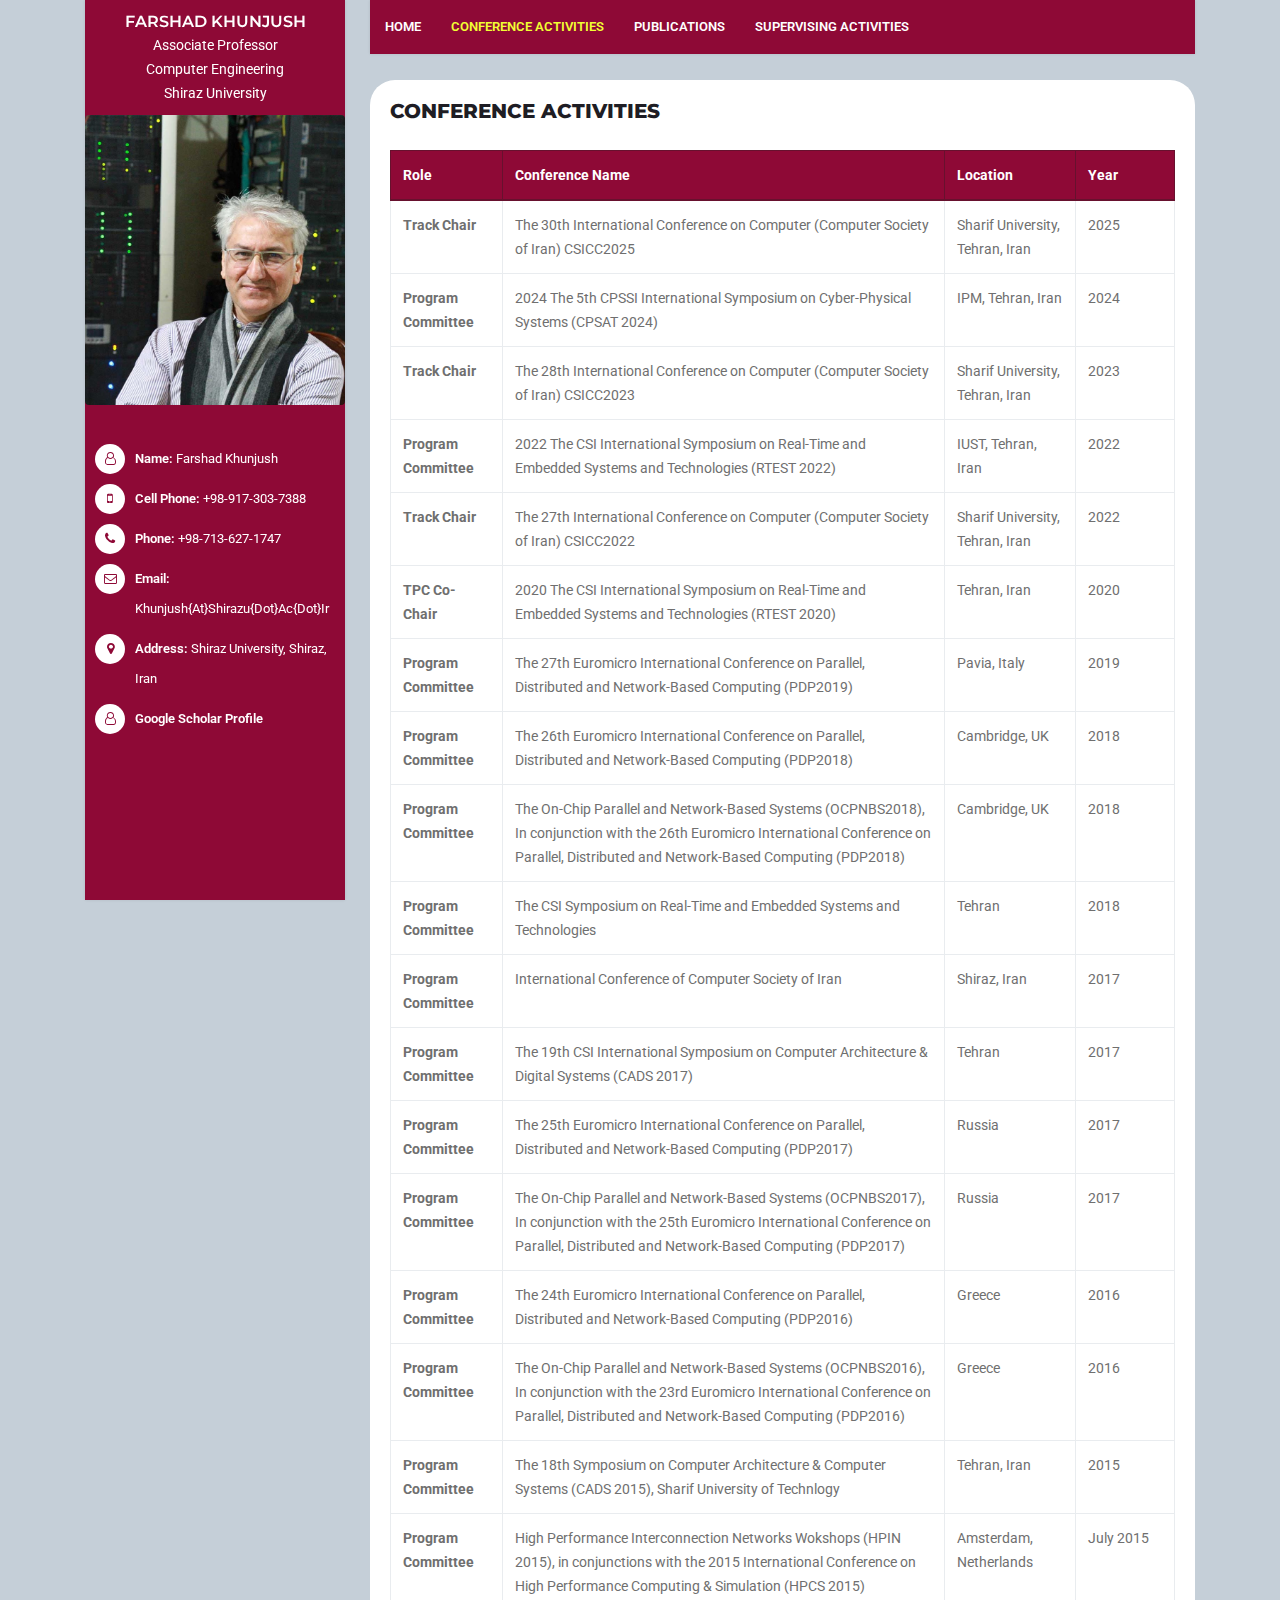
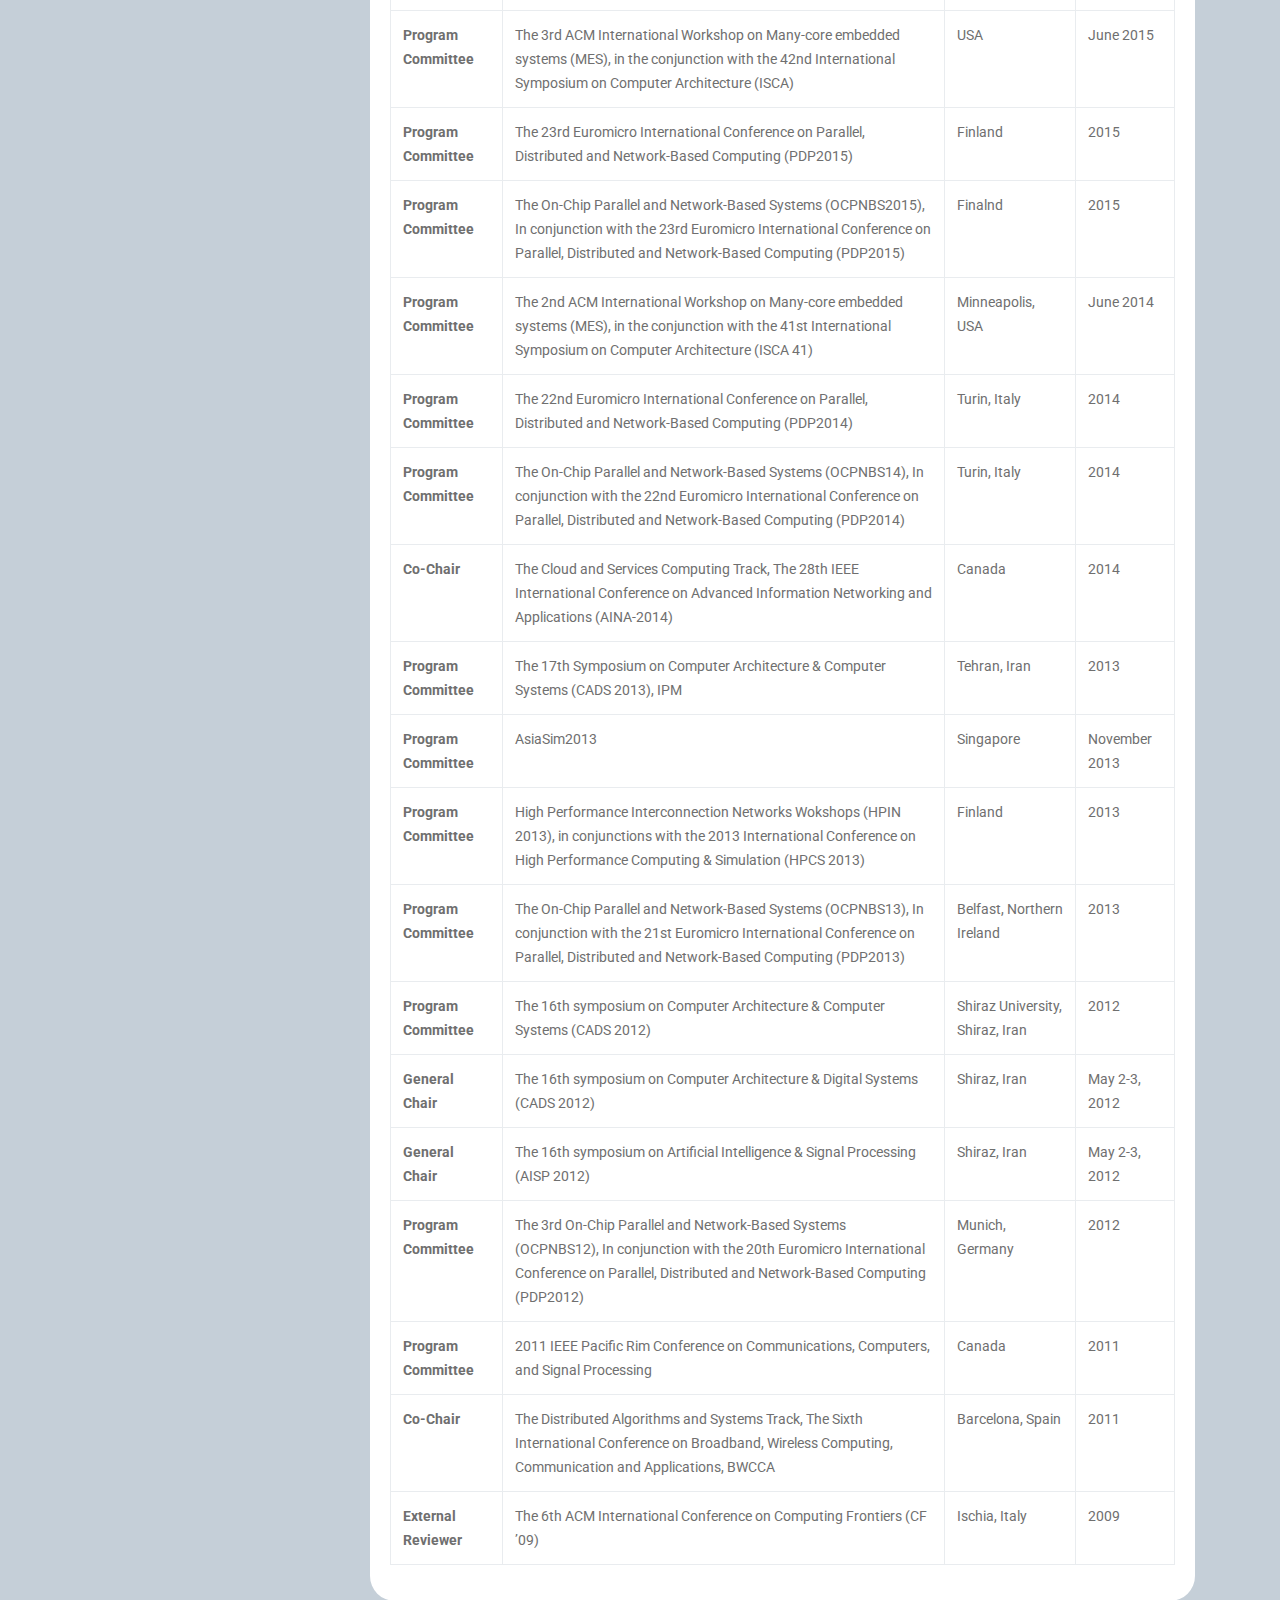
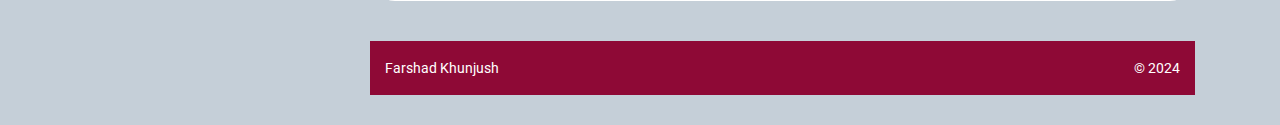
<file: ConferenceActivities.html>
﻿<!doctype html>
<html lang="en">
<head>
    <meta charset="utf-8">
    <meta content="width=device-width, initial-scale=1, shrink-to-fit=no" name="viewport">
    <meta content="IE=edge" http-equiv="X-UA-Compatible">
    <meta content=" - Responsive Personal vCard Template" name="description">
    <meta content="Maria - Responsive Personal Portfolio Template, resume, cv, portfolio, personal, developer, designer, onepage, clean, modern, velocity, web"
          name="keywords">
    <meta content="Maria" name="author">
    <meta content="yes" name="apple-mobile-web-app-capable">
    <title>Farshad Khunjush Conference Activities</title>
    <!-- Favicon -->
    <link href="favicon.ico" rel="shortcut icon" type="image/x-icon">
    <!-- Google Fonts -->
    <link href="https://fonts.googleapis.com/css?family=Poppins:100,100i,200,200i,300,300i,400,400i,500,500i,600,600i,700,700i,800,800i,900,900i"
          rel="stylesheet">
    <!-- End -->
    <!-- Plugin Css -->
    <link href="static/plugin/bootstrap/css/bootstrap.min.css" rel="stylesheet">
    <link href="static/plugin/font-awesome/css/font-awesome.min.css" rel="stylesheet">
    <link href="static/plugin/owl-carousel/css/owl.carousel.min.css" rel="stylesheet">
    <!-- End -->
    <!-- Theme css -->
    <link href="static/css/common.css" rel="stylesheet">
    <!-- For Common code -->
    <link href="static/css/style.css" rel="stylesheet">
    <!-- Style -->
    <!-- <link href="static/css/color/color-17.css" rel="stylesheet" id="color_theme"> -->
    <link href="static/css/color/new-color.css" id="color_theme" rel="stylesheet">
    <!-- End -->

    <style>
        .top-scroller {
            position: fixed;
            bottom: 20px;
            right: 10px;
            font-size: 20px;
            padding: 2px;
            display: none;
            z-index: 2;
            text-align: center;
            cursor: pointer;
            height: 40px;
            width: 40px;
            border-radius: 50%;
            line-height: 40px;

        }

        .top-scroller:hover {
            opacity: 0.6;
        }
    </style>
</head>
<!-- ========== Body Starts ========== -->
<body class="bg-new-gray">
<div id="loading">
    <div class="load-circle"><span class="one"></span></div>
</div>
<!-- ========== Header Start ========== -->
<header class="header header-style-2 navbar-light" style="font-size: small;">
    <div class="container">
        <nav class="navbar navbar-expand-md bg-white box-shadow-light">
            <!-- Mobile Toggle -->
            <button aria-controls="header-01" aria-expanded="false" aria-label="Toggle navigation"
                    class="navbar-toggler"
                    data-target="#header-01" data-toggle="collapse" type="button">
                <span class="navbar-toggler-icon"></span>
            </button>
            <!-- Mobile Toggle End-->
            <div class="collapse navbar-collapse top-menu" id="header-01">
                <!-- Menu Start -->
                <ul class="nav navbar-nav mr-auto">
                    <li><a href="index.html">Home</a></li>
                    <li><a class="current" href="ConferenceActivities.html">Conference Activities</a></li>
                    <!-- <li><a href="ConferencePublications.html">Conference Publications</a></li> -->
                    <li><a href="Publications.html">Publications</a></li>
                    <li><a href="SupervisingActivities.html">Supervising Activities</a></li>
                </ul>
                <!-- Menu End -->
            </div>
        </nav>
        <!-- Nav End -->
    </div>
    <!-- Nav -->
</header>
<!-- ========== Header End ========== -->
<!-- ========== Main Start ========== -->
<main class="m-80px-t sm-m-60px-t">
    <div class="container sticky-siderbar">
        <aside class="user-profile box-shadow-light aside">
            <div class="aside-content">
                <div class="user-info p-10px" style="text-align: center;">
                    <p class="font-alt font-16 text-uppercase font-w-600 m-0px">Farshad Khunjush</p>
                    <span>Associate Professor</span>
                    <br>
                    <span>Computer Engineering</span>
                    <br>
                    <span>Shiraz University</span>
                </div>
                <div class="profile-img">
                    <img alt="f-khunjush" class="rounded" src="static/img/f-khunjush-2.jpg" title="f-khunjush"/>
                </div>
                <br>
                <ul class="profile-information m-0px p-0px">
                    <li>
                        <p class="text-capitalize"><i aria-hidden="true" class="fa fa-user-o aside-icon"></i><span
                                class="font-w-600">Name:</span> Farshad Khunjush</p>
                    </li>
                    <li>
                        <p class="text-capitalize"><i aria-hidden="true" class="fa fa-mobile aside-icon"></i><span
                                class="font-w-600">Cell Phone:</span> +98-917-303-7388</p>
                    </li>
                    <li>
                        <p class="text-capitalize"><i aria-hidden="true" class="fa fa-phone aside-icon"></i><span
                                class="font-w-600">Phone:</span> +98-713-627-1747</p>
                    </li>
                    <li>
                        <p class="text-capitalize"><i aria-hidden="true" class="fa fa-envelope-o aside-icon"></i><span
                                class="font-w-600">Email:</span> khunjush{at}shirazu{dot}ac{dot}ir</p>
                    </li>
                    <li>
                        <p class="text-capitalize"><i aria-hidden="true" class="fa fa-map-marker aside-icon"></i><span
                                class="font-w-600">Address:</span> Shiraz University, Shiraz, Iran</p>
                    </li>
                    <li>
                        <p class="text-capitalize">
                            <i aria-hidden="true" class="fa fa-user-o aside-icon"></i>
                            <a href="https://scholar.google.com/citations?user=nowZiqgAAAAJ&hl=en" class="font-w-600">Google Scholar Profile</a>
                        </p>
                    </li>
                </ul>
            </div>
        </aside>
        <div class="wrapper">

            <!-- ========== Conference Activities Start ========== -->
            <section class="bg-white p-20px">
                <div class="heading-style-3">
                    <!-- <span class="bg-theme"></span> -->
                    <h4 class="font-alt text-uppercase color-extra-dark-gray">Conference Activities</h4>
                </div>
                <div>
    
                    <table class="table table-bordered table-hover table-responsive-md">
                        <thead class="thead-dark">
                            <tr>
                                <th scope="col">Role</th>
                                <th scope="col">Conference Name</th>
                                <th scope="col">Location</th>
                                <th scope="col">Year</th>
                            </tr>
                        </thead>
                        <tbody>
                             <tr>
                                <td><strong>Track Chair</strong></td>
                                <td> The 30th International Conference on Computer (Computer Society of Iran) CSICC2025 </td>
                                <td>Sharif University, Tehran, Iran</td>
                                <td>2025</td>
                            </tr>
                             <tr>
                                <td><strong>Program Committee</strong></td>
                                <td> 2024 The 5th CPSSI International Symposium on Cyber-Physical Systems (CPSAT 2024) </td>
                                <td>IPM, Tehran, Iran</td>
                                <td>2024</td>
                            </tr>
                            
                             <tr>
                                <td><strong>Track Chair</strong></td>
                                <td>The 28th International Conference on Computer (Computer Society of Iran) CSICC2023 </td>
                                <td>Sharif University, Tehran, Iran</td>
                                <td>2023</td>
                            </tr>
                            <tr>
                                <td><strong>Program Committee</strong></td>
                                <td>2022 The CSI International Symposium on Real-Time and Embedded Systems and Technologies (RTEST 2022) </td>
                                <td>IUST, Tehran, Iran</td>
                                <td>2022</td>
                            </tr>
                            
                            <tr>
                                <td><strong>Track Chair</strong></td>
                                <td>The 27th International Conference on Computer (Computer Society of Iran) CSICC2022</td>
                                <td>Sharif University, Tehran, Iran</td>
                                <td>2022</td>
                            </tr>
                            
                            <tr>
                                <td><strong>TPC Co-Chair</strong></td>
                                <td>2020 The CSI International Symposium on Real-Time and Embedded Systems and Technologies (RTEST 2020)</td>
                                <td>Tehran, Iran</td>
                                <td>2020</td>
                            </tr>
                            
                             <tr>
                                <td><strong>Program Committee</strong></td>
                                <td>The 27th Euromicro International Conference on Parallel, Distributed and Network-Based Computing (PDP2019)</td>
                                <td>Pavia, Italy</td>
                                <td>2019</td>
                            </tr>

                            
                            <tr>
                                <td><strong>Program Committee</strong></td>
                                <td>The 26th Euromicro International Conference on Parallel, Distributed and Network-Based Computing (PDP2018)</td>
                                <td>Cambridge, UK</td>
                                <td>2018</td>
                            </tr>

                            <tr>
                                <td><strong>Program Committee</strong></td>
                                <td>The On-Chip Parallel and Network-Based Systems (OCPNBS2018), In conjunction with the 26th Euromicro International Conference on Parallel, Distributed and Network-Based Computing (PDP2018)</td>
                                <td>Cambridge, UK</td>
                                <td>2018</td>
                            </tr>

                            <tr>
                                <td><strong>Program Committee</strong></td>
                                <td>The CSI Symposium on Real-Time and Embedded Systems and Technologies</td>
                                <td>Tehran</td>
                                <td>2018</td>
                            </tr>

                            <tr>
                                <td><strong>Program Committee</strong></td>
                                <td>International Conference of Computer Society of Iran</td>
                                <td>Shiraz, Iran</td>
                                <td>2017</td>
                            </tr>

                            <tr>
                                <td><strong>Program Committee</strong></td>
                                <td>The 19th CSI International Symposium on Computer Architecture &amp; Digital Systems (CADS 2017)</td>
                                <td>Tehran</td>
                                <td>2017</td>
                            </tr>

                            <tr>
                                <td><strong>Program Committee</strong></td>
                                <td>The 25th Euromicro International Conference on Parallel, Distributed and Network-Based Computing (PDP2017)</td>
                                <td>Russia</td>
                                <td>2017</td>
                            </tr>

                            <tr>
                                <td><strong>Program Committee</strong></td>
                                <td>The On-Chip Parallel and Network-Based Systems (OCPNBS2017), In conjunction with the 25th Euromicro International Conference on Parallel, Distributed and Network-Based Computing (PDP2017)</td>
                                <td>Russia</td>
                                <td>2017</td>
                            </tr>

                            <tr>
                                <td><strong>Program Committee</strong></td>
                                <td>The 24th Euromicro International Conference on Parallel, Distributed and Network-Based Computing (PDP2016)</td>
                                <td>Greece</td>
                                <td>2016</td>
                            </tr>

                            <tr>
                                <td><strong>Program Committee</strong></td>
                                <td>The On-Chip Parallel and Network-Based Systems (OCPNBS2016), In conjunction with the 23rd Euromicro International Conference on Parallel, Distributed and Network-Based Computing (PDP2016)</td>
                                <td>Greece</td>
                                <td>2016</td>
                            </tr>

                            <tr>
                                <td><strong>Program Committee</strong></td>
                                <td>The 18th Symposium on Computer Architecture &amp; Computer Systems (CADS 2015), Sharif University of Technlogy</td>
                                <td>Tehran, Iran</td>
                                <td>2015</td>
                            </tr>

                            <tr>
                                <td><strong>Program Committee</strong></td>
                                <td>High Performance Interconnection Networks Wokshops (HPIN 2015), in conjunctions with the 2015 International Conference on High Performance Computing &amp; Simulation (HPCS 2015)</td>
                                <td>Amsterdam, Netherlands</td>
                                <td>July 2015</td>
                            </tr>

                            <tr>
                                <td><strong>Program Committee</strong></td>
                                <td>The 3rd ACM International Workshop on Many-core embedded systems (MES), in the conjunction with the 42nd International Symposium on Computer Architecture (ISCA)</td>
                                <td>USA</td>
                                <td>June 2015</td>
                            </tr>

                            <tr>
                                <td><strong>Program Committee</strong></td>
                                <td>The 23rd Euromicro International Conference on Parallel, Distributed and Network-Based Computing (PDP2015)</td>
                                <td>Finland</td>
                                <td>2015</td>
                            </tr>

                            <tr>
                                <td><strong>Program Committee</strong></td>
                                <td>The On-Chip Parallel and Network-Based Systems (OCPNBS2015), In conjunction with the 23rd Euromicro International Conference on Parallel, Distributed and Network-Based Computing (PDP2015)</td>
                                <td>Finalnd</td>
                                <td>2015</td>
                            </tr>

                            <tr>
                                <td><strong>Program Committee</strong></td>
                                <td>The 2nd ACM International Workshop on Many-core embedded systems (MES), in the conjunction with the 41st International Symposium on Computer Architecture (ISCA 41)</td>
                                <td>Minneapolis, USA</td>
                                <td>June 2014</td>
                            </tr>

                            <tr>
                                <td><strong>Program Committee</strong></td>
                                <td>The 22nd Euromicro International Conference on Parallel, Distributed and Network-Based Computing (PDP2014)</td>
                                <td>Turin, Italy</td>
                                <td>2014</td>
                            </tr>

                            <tr>
                                <td><strong>Program Committee</strong></td>
                                <td>The On-Chip Parallel and Network-Based Systems (OCPNBS14), In conjunction with the 22nd Euromicro International Conference on Parallel, Distributed and Network-Based Computing (PDP2014)</td>
                                <td>Turin, Italy</td>
                                <td>2014</td>
                            </tr>

                            <tr>
                                <td><strong>Co-Chair</strong></td>
                                <td>The Cloud and Services Computing Track, The 28th IEEE International Conference on Advanced Information Networking and Applications (AINA-2014)</td>
                                <td>Canada</td>
                                <td>2014</td>
                            </tr>

                            <tr>
                                <td><strong>Program Committee</strong></td>
                                <td>The 17th Symposium on Computer Architecture &amp; Computer Systems (CADS 2013), IPM</td>
                                <td>Tehran, Iran</td>
                                <td>2013</td>
                            </tr>

                            <tr>
                                <td><strong>Program Committee</strong></td>
                                <td>AsiaSim2013</td>
                                <td>Singapore</td>
                                <td>November 2013</td>
                            </tr>

                            <tr>
                                <td><strong>Program Committee</strong></td>
                                <td>High Performance Interconnection Networks Wokshops (HPIN 2013), in conjunctions with the 2013 International Conference on High Performance Computing &amp; Simulation (HPCS 2013)</td>
                                <td>Finland</td>
                                <td>2013</td>
                            </tr>

                            <tr>
                                <td><strong>Program Committee</strong></td>
                                <td>The On-Chip Parallel and Network-Based Systems (OCPNBS13), In conjunction with the 21st Euromicro International Conference on Parallel, Distributed and Network-Based Computing (PDP2013)</td>
                                <td>Belfast, Northern Ireland</td>
                                <td>2013</td>
                            </tr>

                            <tr>
                                <td><strong>Program Committee</strong></td>
                                <td>The 16th symposium on Computer Architecture &amp; Computer Systems (CADS 2012)</td>
                                <td>Shiraz University, Shiraz, Iran</td>
                                <td>2012</td>
                            </tr>

                            <tr>
                                <td><strong>General Chair</strong></td>
                                <td>The 16th symposium on Computer Architecture &amp; Digital Systems (CADS 2012)</td>
                                <td>Shiraz, Iran</td>
                                <td>May 2-3, 2012</td>
                            </tr>

                            <tr>
                                <td><strong>General Chair</strong></td>
                                <td>The 16th symposium on Artificial Intelligence &amp; Signal Processing (AISP 2012)</td>
                                <td>Shiraz, Iran</td>
                                <td>May 2-3, 2012</td>
                            </tr>

                            <tr>
                                <td><strong>Program Committee</strong></td>
                                <td>The 3rd On-Chip Parallel and Network-Based Systems (OCPNBS12), In conjunction with the 20th Euromicro International Conference on Parallel, Distributed and Network-Based Computing (PDP2012)</td>
                                <td>Munich, Germany</td>
                                <td>2012</td>
                            </tr>

                            <tr>
                                <td><strong>Program Committee</strong></td>
                                <td>2011 IEEE Pacific Rim Conference on Communications, Computers, and Signal Processing</td>
                                <td>Canada</td>
                                <td>2011</td>
                            </tr>

                            <tr>
                                <td><strong>Co-Chair</strong></td>
                                <td>The Distributed Algorithms and Systems Track, The Sixth International Conference on Broadband, Wireless Computing, Communication and Applications, BWCCA</td>
                                <td>Barcelona, Spain</td>
                                <td>2011</td>
                            </tr>

                            <tr>
                                <td><strong>External Reviewer</strong></td>
                                <td>The 6th ACM International Conference on Computing Frontiers (CF ’09)</td>
                                <td>Ischia, Italy</td>
                                <td>2009</td>
                            </tr>
                        </tbody>
                    </table>
                    
                </div>
            </section>
            <!-- ========== Conference Activities End ========== -->


            <footer class="bg-black m-30px-b">
                <div class="container">
                    <div class="row">
                        <div class="col-12 col-md-6 text-md-left text-center">
                            <p class="m-0 p-15px-b p-15px-t sm-p-5px-b">Farshad Khunjush</p>
                        </div><!-- col -->
                        <div class="col-12 col-md-6 text-center text-md-right">
                            <p class="m-0 p-15px-b p-15px-t sm-p-5px-t">© 2024</p>
                        </div><!-- col -->
                    </div> <!-- row -->
                </div> <!-- Container -->
            </footer>

        </div>
        <!-- col -->
        <div class="top-scroller js-top-scroller bg-theme">
            <i class="fa fa-arrow-up color-white"></i>
        </div>
    </div>
    <!-- container -->
</main>
<!-- ========== Main End ========== -->
<!-- Jquery -->
<script src="static/js/jquery-3.2.1.min.js"></script>
<script src="static/js/jquery-migrate-3.0.0.min.js"></script>
<!-- End -->
<!-- Plugin JS -->
<script src="static/plugin/bootstrap/js/popper.min.js"></script>
<!--bootstrap-->
<script src="static/plugin/bootstrap/js/bootstrap.js"></script>
<!--bootstrap-->
<script src="static/plugin/parallax/parallax.min.js"></script>
<!-- parallax library -->
<script src="static/plugin/mixitup/mixitup.min.js"></script>
<!-- parallax library -->
<script src="static/plugin/owl-carousel/js/owl.carousel.min.js"></script>
<!-- owl-carousel -->
<script src="static/plugin/skills-bar/js/skill.bars.jquery.js"></script>
<!-- skill.bars.jquery -->
<!-- End -->
<!-- Theme Js -->
<script src="static/js/singlepagenav.jquery.js"></script>
<script src="static/js/nav-bar.js"></script>
<!-- for singlepagenav Header -->
<script src="static/js/custom.js"></script>
<!-- End -->
<script src="static/js/edited.js"></script>
<!-- for demo -->
<!-- <script src="style-switcher/style-switcher.js"></script> -->
<!-- <link rel="stylesheet" href="style-switcher/style-switcher.css"> -->
<!--  -->
</body>
<!-- ========== End of Body ========== -->
</html>
</file>
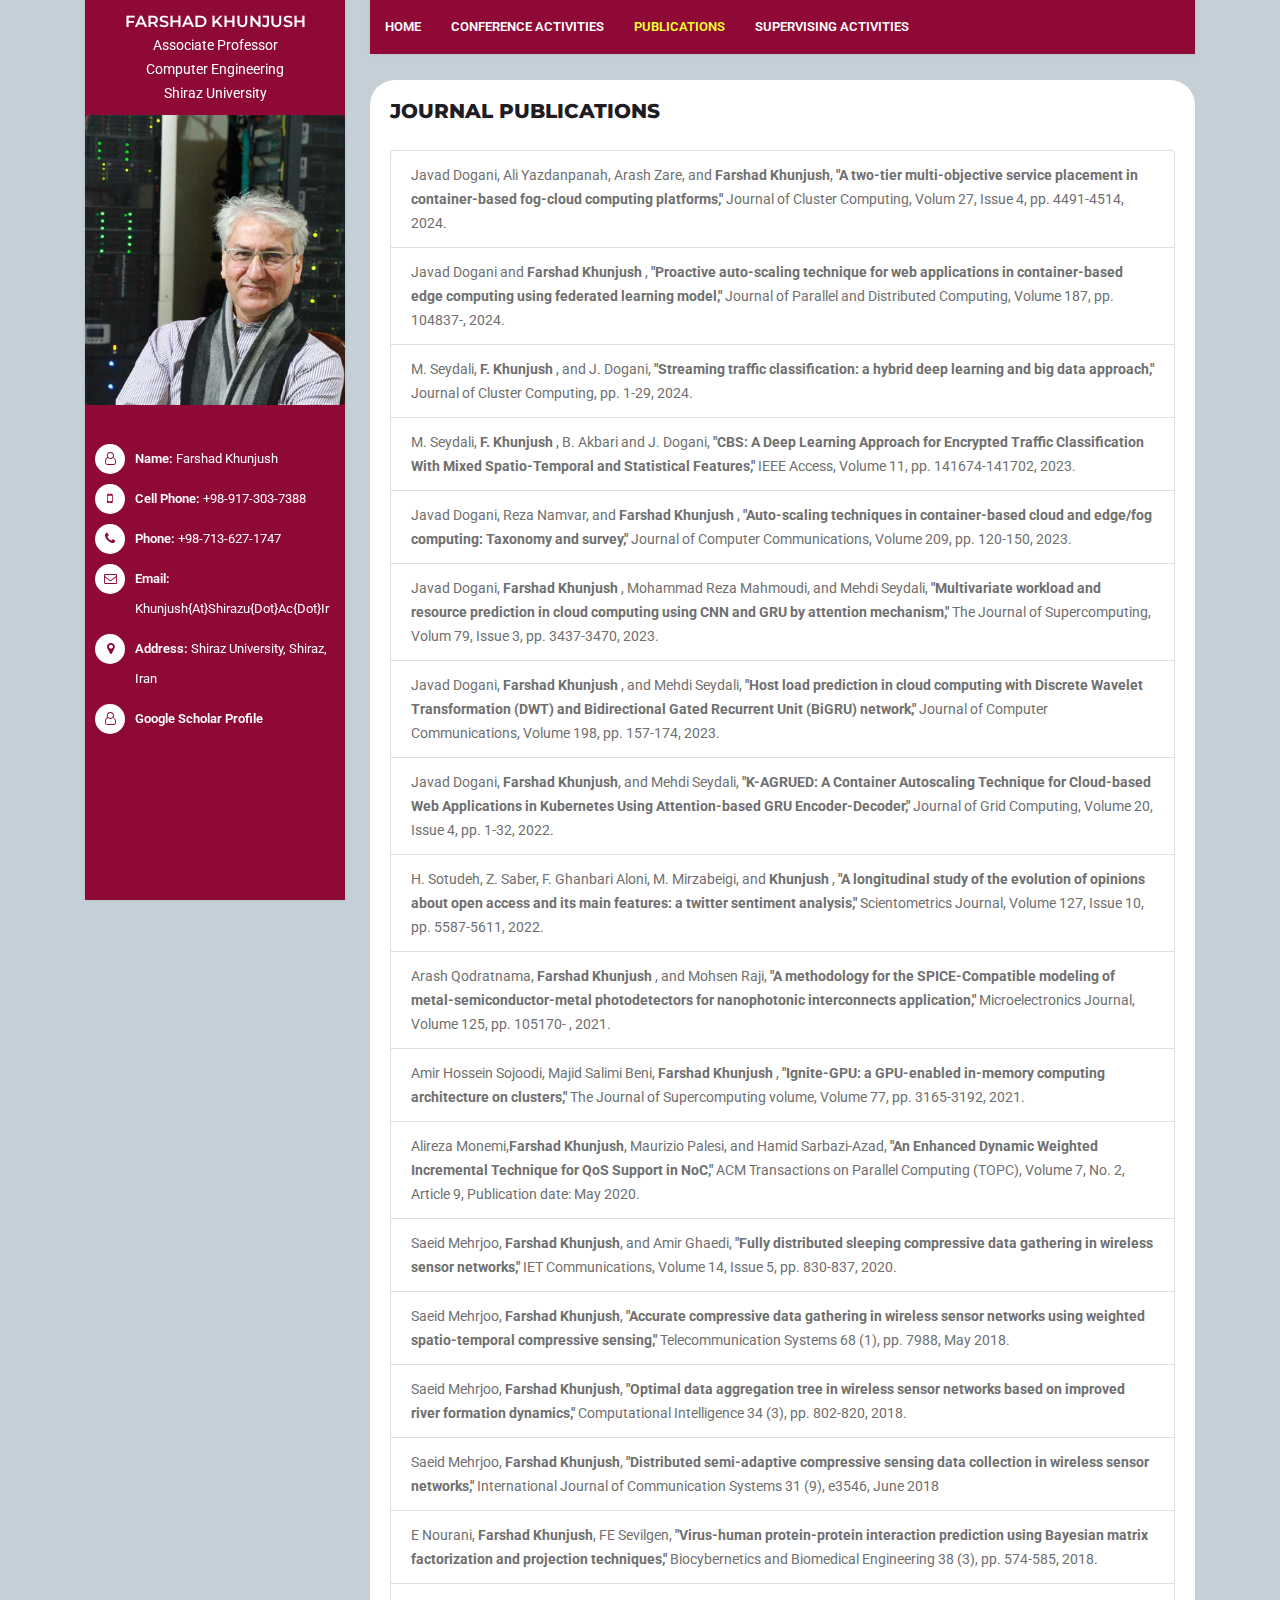
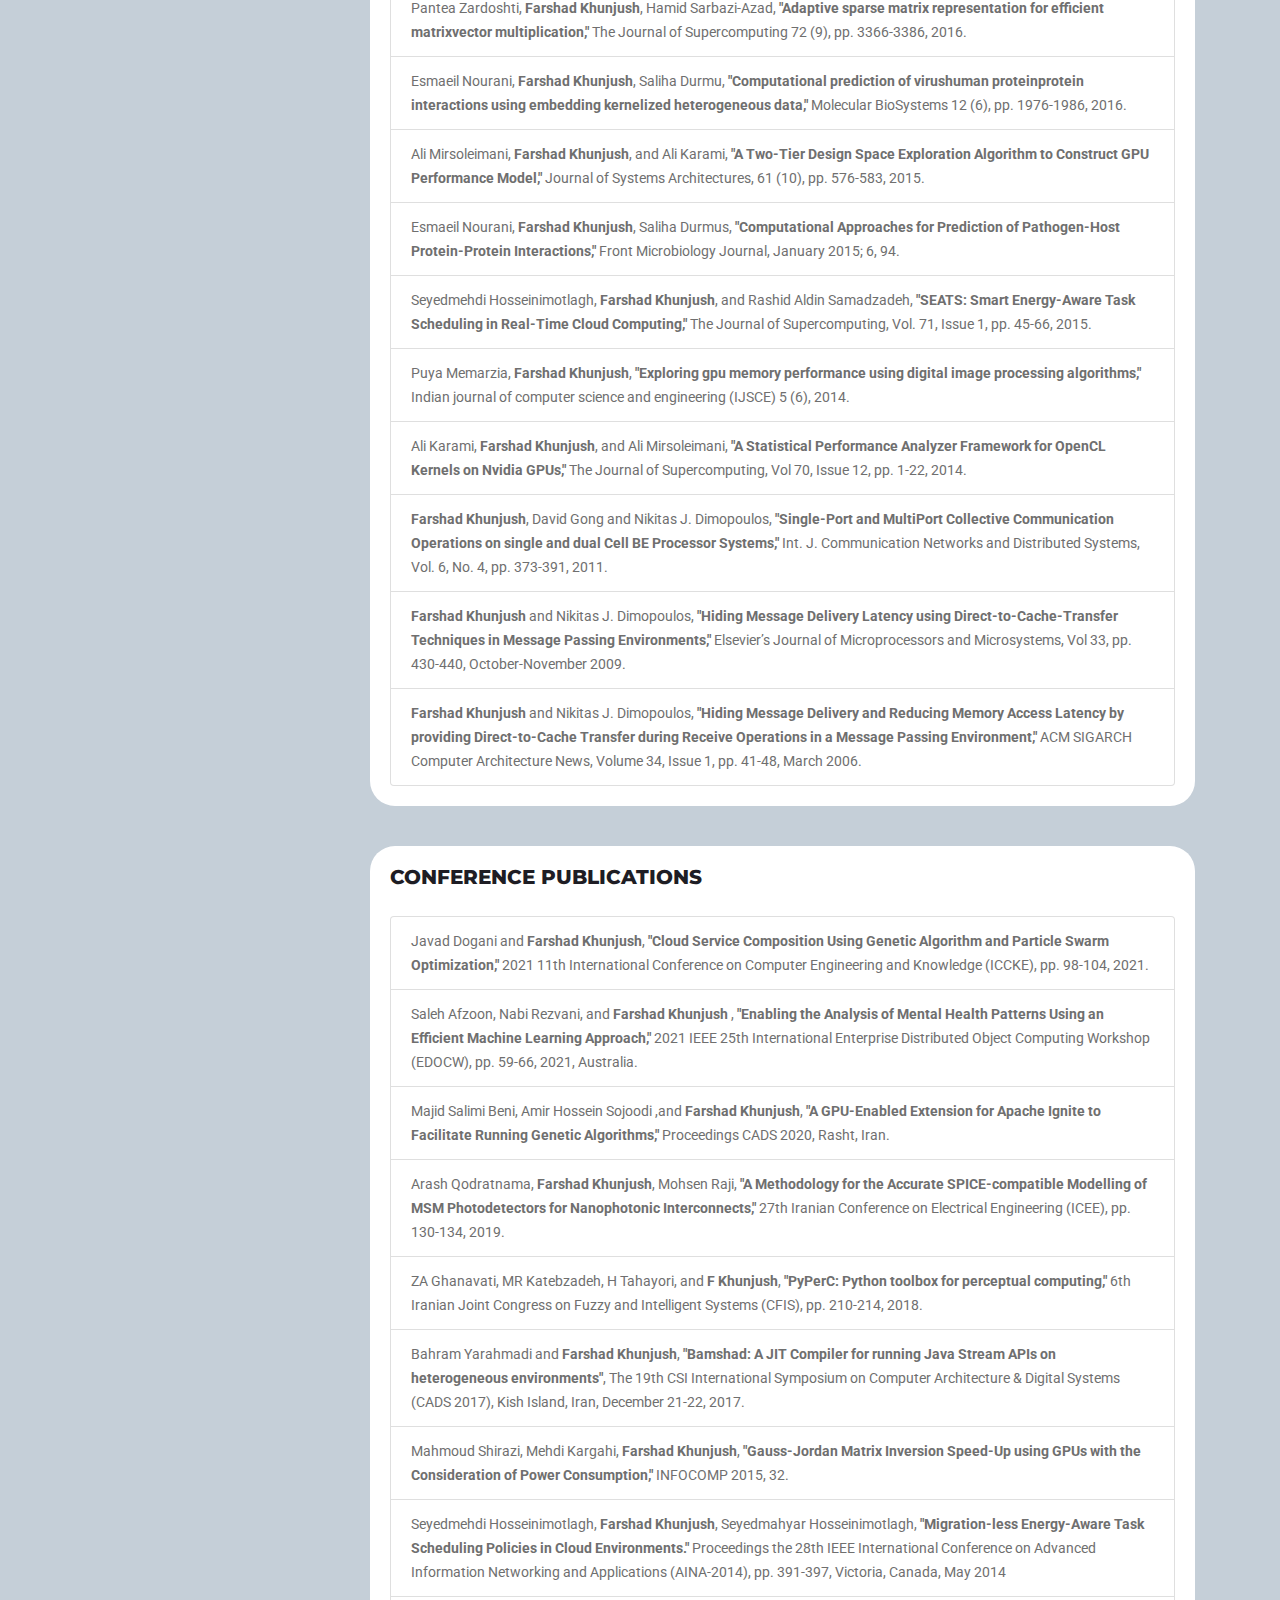
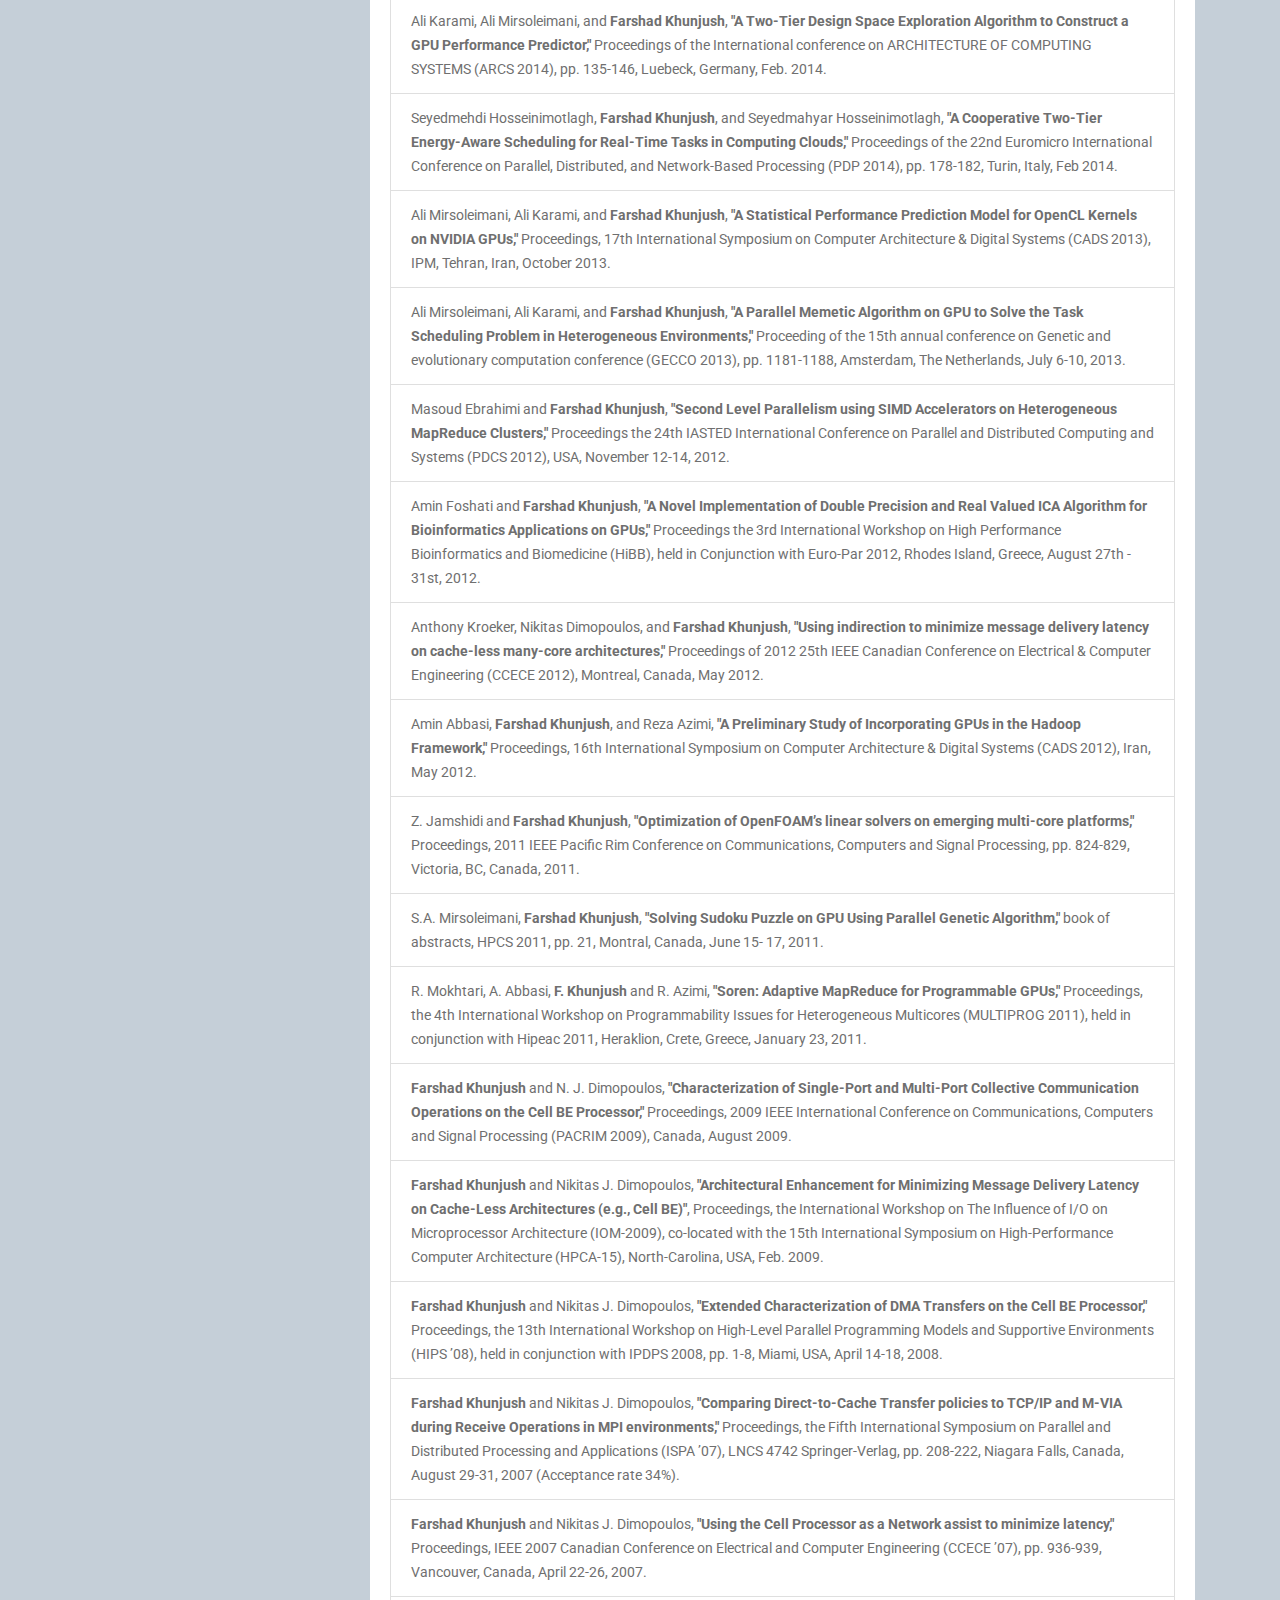
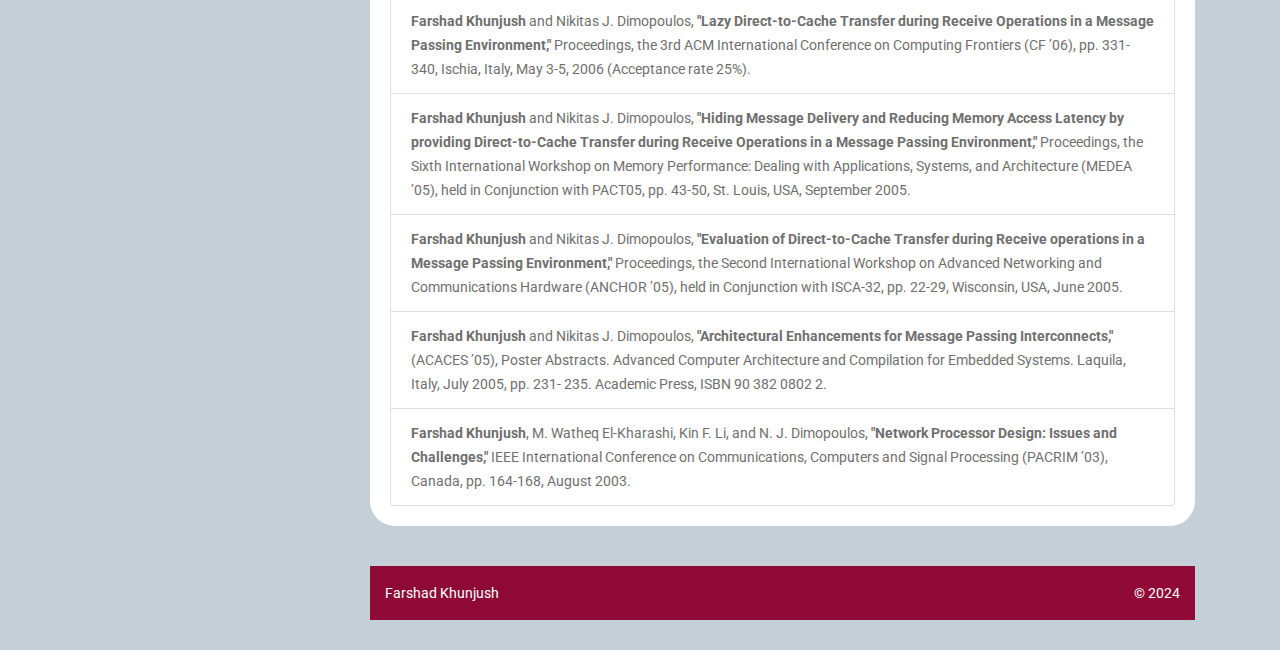
<file: Publications.html>
﻿<!doctype html>
<html lang="en">
<head>
    <meta charset="utf-8">
    <meta content="width=device-width, initial-scale=1, shrink-to-fit=no" name="viewport">
    <meta content="IE=edge" http-equiv="X-UA-Compatible">
    <meta content=" - Responsive Personal vCard Template" name="description">
    <meta content="Maria - Responsive Personal Portfolio Template, resume, cv, portfolio, personal, developer, designer, onepage, clean, modern, velocity, web"
          name="keywords">
    <meta content="Maria" name="author">
    <meta content="yes" name="apple-mobile-web-app-capable">
    <title>Farshad Khunjush Journal Publications</title>
    <!-- Favicon -->
    <link href="favicon.ico" rel="shortcut icon" type="image/x-icon">
    <!-- Google Fonts -->
    <link href="https://fonts.googleapis.com/css?family=Poppins:100,100i,200,200i,300,300i,400,400i,500,500i,600,600i,700,700i,800,800i,900,900i"
          rel="stylesheet">
    <!-- End -->
    <!-- Plugin Css -->
    <link href="static/plugin/bootstrap/css/bootstrap.min.css" rel="stylesheet">
    <link href="static/plugin/font-awesome/css/font-awesome.min.css" rel="stylesheet">
    <link href="static/plugin/owl-carousel/css/owl.carousel.min.css" rel="stylesheet">
    <!-- End -->
    <!-- Theme css -->
    <link href="static/css/common.css" rel="stylesheet">
    <!-- For Common code -->
    <link href="static/css/style.css" rel="stylesheet">
    <!-- Style -->
    <!-- <link href="static/css/color/color-17.css" rel="stylesheet" id="color_theme"> -->
    <link href="static/css/color/new-color.css" id="color_theme" rel="stylesheet">
    <!-- End -->

    <style>
        .top-scroller {
            position: fixed;
            bottom: 20px;
            right: 10px;
            font-size: 20px;
            padding: 2px;
            display: none;
            z-index: 2;
            text-align: center;
            cursor: pointer;
            height: 40px;
            width: 40px;
            border-radius: 50%;
            line-height: 40px;

        }

        .top-scroller:hover {
            opacity: 0.6;
        }
    </style>
</head>
<!-- ========== Body Starts ========== -->
<body class="bg-new-gray">
<div id="loading">
    <div class="load-circle"><span class="one"></span></div>
</div>
<!-- ========== Header Start ========== -->
<header class="header header-style-2 navbar-light" style="font-size: small;">
    <div class="container">
        <nav class="navbar navbar-expand-md bg-white box-shadow-light">
            <!-- Mobile Toggle -->
            <button aria-controls="header-01" aria-expanded="false" aria-label="Toggle navigation"
                    class="navbar-toggler"
                    data-target="#header-01" data-toggle="collapse" type="button">
                <span class="navbar-toggler-icon"></span>
            </button>
            <!-- Mobile Toggle End-->
            <div class="collapse navbar-collapse top-menu" id="header-01">
                <!-- Menu Start -->
                <ul class="nav navbar-nav mr-auto">
                    <li><a href="index.html">Home</a></li>
                    <li><a href="ConferenceActivities.html">Conference Activities</a></li>
                    <!-- <li><a href="ConferencePublications.html">Conference Publications</a></li> -->
                    <li><a class="current" href="Publications.html">Publications</a></li>
                    <li><a href="SupervisingActivities.html">Supervising Activities</a></li>
                </ul>
                <!-- Menu End -->
            </div>
        </nav>
        <!-- Nav End -->
    </div>
    <!-- Nav -->
</header>
<!-- ========== Header End ========== -->
<!-- ========== Main Start ========== -->
<main class="m-80px-t sm-m-60px-t">
    <div class="container sticky-siderbar">
        <aside class="user-profile box-shadow-light aside">
            <div class="aside-content">
                <div class="user-info p-10px" style="text-align: center;">
                    <p class="font-alt font-16 text-uppercase font-w-600 m-0px">Farshad Khunjush</p>
                    <span>Associate Professor</span>
                    <br>
                    <span>Computer Engineering</span>
                    <br>
                    <span>Shiraz University</span>
                </div>
                <div class="profile-img">
                    <img alt="f-khunjush" class="rounded" src="static/img/f-khunjush-2.jpg" title="f-khunjush"/>
                </div>
                <br>
                <ul class="profile-information m-0px p-0px">
                    <li>
                        <p class="text-capitalize"><i aria-hidden="true" class="fa fa-user-o aside-icon"></i><span
                                class="font-w-600">Name:</span> Farshad Khunjush</p>
                    </li>
                    <li>
                        <p class="text-capitalize"><i aria-hidden="true" class="fa fa-mobile aside-icon"></i><span
                                class="font-w-600">Cell Phone:</span> +98-917-303-7388</p>
                    </li>
                    <li>
                        <p class="text-capitalize"><i aria-hidden="true" class="fa fa-phone aside-icon"></i><span
                                class="font-w-600">Phone:</span> +98-713-627-1747</p>
                    </li>
                    <li>
                        <p class="text-capitalize"><i aria-hidden="true" class="fa fa-envelope-o aside-icon"></i><span
                                class="font-w-600">Email:</span> khunjush{at}shirazu{dot}ac{dot}ir</p>
                    </li>
                    <li>
                        <p class="text-capitalize"><i aria-hidden="true" class="fa fa-map-marker aside-icon"></i><span
                                class="font-w-600">Address:</span> Shiraz University, Shiraz, Iran</p>
                    </li>
                    <li>
                        <p class="text-capitalize">
                            <i aria-hidden="true" class="fa fa-user-o aside-icon"></i>
                            <a href="https://scholar.google.com/citations?user=nowZiqgAAAAJ&hl=en" class="font-w-600">Google Scholar Profile</a>
                        </p>
                    </li>
                </ul>
            </div>
        </aside>
        <div class="wrapper">

            <!-- ========== Journal Publications Start ========== -->
            <section class="bg-white p-20px">
                <div class="heading-style-3">
                    <!-- <span class="bg-theme"></span> -->
                    <h4 class="font-alt text-uppercase color-extra-dark-gray">Journal Publications</h4>
                </div>
                <div>
                    <ul class="list-group">

                         <li class="list-group-item">
                         Javad Dogani, Ali Yazdanpanah, Arash Zare, and <strong> Farshad Khunjush</strong>, <strong>"A two-tier multi-objective service placement in container-based fog-cloud computing platforms,"</strong> Journal of Cluster Computing, Volum 27, Issue 4, pp. 4491-4514, 2024.
                         </li> 

                         <li class="list-group-item">
                         Javad Dogani and <strong> Farshad Khunjush </strong>, <strong>"Proactive auto-scaling technique for web applications in container-based edge computing using federated learning model,"</strong> Journal of Parallel and Distributed Computing, Volume 187, pp. 104837-, 2024.
                         </li> 
                        
                        <li class="list-group-item">
                         M. Seydali, <strong> F. Khunjush </strong>, and J. Dogani, <strong>"Streaming traffic classification: a hybrid deep learning and big data approach,"</strong> Journal of Cluster Computing,  pp. 1-29, 2024.
                         </li> 
                        
                         <li class="list-group-item">
                         M. Seydali, <strong> F. Khunjush </strong>, B. Akbari and J. Dogani, <strong>"CBS: A Deep Learning Approach for Encrypted Traffic Classification With Mixed Spatio-Temporal and Statistical Features,"</strong> IEEE Access, Volume 11, pp. 141674-141702, 2023.
                         </li> 
                        
                         <li class="list-group-item">
                         Javad Dogani, Reza Namvar, and<strong> Farshad Khunjush </strong>, <strong>"Auto-scaling techniques in container-based cloud and edge/fog computing: Taxonomy and survey,"</strong> Journal of Computer Communications, Volume 209, pp. 120-150, 2023.
                         </li>
                        
                         <li class="list-group-item">
                         Javad Dogani, <strong>Farshad Khunjush </strong>, Mohammad Reza Mahmoudi, and Mehdi Seydali, <strong>"Multivariate workload and resource prediction in cloud computing using CNN and GRU by attention mechanism,"</strong> The Journal of Supercomputing, Volum 79, Issue 3, pp. 3437-3470, 2023.
                         </li>
                        
                         <li class="list-group-item">
                         Javad Dogani, <strong> Farshad Khunjush </strong>, and Mehdi Seydali, <strong>"Host load prediction in cloud computing with Discrete Wavelet Transformation (DWT) and Bidirectional Gated Recurrent Unit (BiGRU) network,"</strong>  Journal of Computer Communications, Volume 198, pp. 157-174, 2023.
                         </li>
                        
                         <li class="list-group-item">
                         Javad Dogani, <strong> Farshad Khunjush</strong>, and Mehdi Seydali, <strong>"K-AGRUED: A Container Autoscaling Technique for Cloud-based Web Applications in Kubernetes Using Attention-based GRU Encoder-Decoder,"</strong> Journal of Grid Computing, Volume 20, Issue 4, pp. 1-32, 2022.
                         </li>
                        
                         <li class="list-group-item">
                         H. Sotudeh, Z. Saber, F. Ghanbari Aloni, M. Mirzabeigi, and <strong> Khunjush </strong>, <strong>"A longitudinal study of the evolution of opinions about open access and its main features: a twitter sentiment analysis,"</strong> Scientometrics Journal, Volume 127, Issue 10, pp. 5587-5611, 2022.
                         </li>
                        
                         <li class="list-group-item">
                         Arash Qodratnama,<strong> Farshad Khunjush </strong>, and Mohsen Raji, <strong>"A methodology for the SPICE-Compatible modeling of metal-semiconductor-metal photodetectors for nanophotonic interconnects application,"</strong> Microelectronics Journal, Volume 125, pp. 105170- , 2021.
                         </li>
                        
                        <li class="list-group-item">
                          Amir Hossein Sojoodi, Majid Salimi Beni, <strong> Farshad Khunjush </strong>, <strong>"Ignite-GPU: a GPU-enabled in-memory computing architecture on clusters,"</strong> The Journal of Supercomputing volume, Volume 77, pp. 3165-3192, 2021.
                        </li>
                        
                        <li class="list-group-item">
                            Alireza Monemi,<strong>Farshad Khunjush</strong>, Maurizio Palesi, and Hamid Sarbazi-Azad, <strong>"An Enhanced Dynamic Weighted Incremental Technique for QoS Support in NoC,"</strong> ACM Transactions on Parallel Computing (TOPC), Volume 7, No. 2, Article 9, Publication date: May 2020.
                        </li>
                        
                         <li class="list-group-item">
                            Saeid Mehrjoo, <strong>Farshad Khunjush</strong>, and Amir Ghaedi, <strong>"Fully distributed sleeping compressive data gathering in wireless sensor networks,"</strong> IET Communications, Volume 14, Issue 5, pp. 830-837, 2020.
                        </li>
                        
                        <li class="list-group-item">
                            Saeid Mehrjoo, <strong>Farshad Khunjush</strong>, <strong>"Accurate compressive data gathering in wireless sensor networks using weighted spatio-temporal compressive sensing,"</strong> Telecommunication Systems 68 (1), pp. 7988, May 2018.
                        </li>

                        <li class="list-group-item">
                            Saeid Mehrjoo, <strong>Farshad Khunjush</strong>, <strong>"Optimal data aggregation tree in wireless sensor networks based on improved river formation dynamics,"</strong> Computational Intelligence 34 (3), pp. 802-820, 2018.
                        </li>

                        <li class="list-group-item">
                            Saeid Mehrjoo, <strong>Farshad Khunjush</strong>, <strong>"Distributed semi-adaptive compressive sensing data collection in wireless sensor networks,"</strong> International Journal of Communication Systems 31 (9), e3546, June 2018
                        </li>

                        <li class="list-group-item">
                            E Nourani, <strong>Farshad Khunjush</strong>, FE Sevilgen, <strong>"Virus-human protein-protein interaction prediction using Bayesian matrix factorization and projection techniques,"</strong> Biocybernetics and Biomedical Engineering 38 (3), pp. 574-585, 2018.
                        </li>

                        <li class="list-group-item">
                            Pantea Zardoshti, <strong>Farshad Khunjush</strong>, Hamid Sarbazi-Azad, <strong>"Adaptive sparse matrix representation for efficient matrixvector multiplication,"</strong> The Journal of Supercomputing 72 (9), pp. 3366-3386, 2016.
                        </li>

                        <li class="list-group-item">
                            Esmaeil Nourani, <strong>Farshad Khunjush</strong>, Saliha Durmu, <strong>"Computational prediction of virushuman proteinprotein interactions using embedding kernelized heterogeneous data,"</strong> Molecular BioSystems 12 (6), pp. 1976-1986, 2016.
                        </li>

                        <li class="list-group-item">
                            Ali Mirsoleimani, <strong>Farshad Khunjush</strong>, and Ali Karami, <strong>"A Two-Tier Design Space Exploration Algorithm to Construct GPU Performance Model,"</strong> Journal of Systems Architectures, 61 (10), pp. 576-583, 2015.
                        </li>

                        <li class="list-group-item">
                            Esmaeil Nourani, <strong>Farshad Khunjush</strong>, Saliha Durmus, <strong>"Computational Approaches for Prediction of Pathogen-Host Protein-Protein Interactions,"</strong> Front Microbiology Journal, January 2015; 6, 94.
                        </li>

                        <li class="list-group-item">
                            Seyedmehdi Hosseinimotlagh, <strong>Farshad Khunjush</strong>, and Rashid Aldin Samadzadeh, <strong>"SEATS: Smart Energy-Aware Task Scheduling in Real-Time Cloud Computing,"</strong> The Journal of Supercomputing, Vol. 71, Issue 1, pp. 45-66, 2015.
                        </li>

                        <li class="list-group-item">
                            Puya Memarzia, <strong>Farshad Khunjush</strong>, <strong>"Exploring gpu memory performance using digital image processing algorithms,"</strong> Indian journal of computer science and engineering (IJSCE) 5 (6), 2014.
                        </li>

                        <li class="list-group-item">
                            Ali Karami, <strong>Farshad Khunjush</strong>, and Ali Mirsoleimani, <strong>"A Statistical Performance Analyzer Framework for OpenCL Kernels on Nvidia GPUs,"</strong> The Journal of Supercomputing, Vol 70, Issue 12, pp. 1-22, 2014.
                        </li>

                        <li class="list-group-item">
                            <strong>Farshad Khunjush</strong>, David Gong and Nikitas J. Dimopoulos, <strong>"Single-Port and MultiPort Collective Communication Operations on single and dual Cell BE Processor Systems,"</strong> Int. J. Communication Networks and Distributed Systems, Vol. 6, No. 4, pp. 373-391, 2011.
                        </li>

                        <li class="list-group-item">
                            <strong>Farshad Khunjush</strong> and Nikitas J. Dimopoulos, <strong>"Hiding Message Delivery Latency using Direct-to-Cache-Transfer Techniques in Message Passing Environments,"</strong> Elsevier’s Journal of Microprocessors and Microsystems, Vol 33, pp. 430-440, October-November 2009.
                        </li>

                        <li class="list-group-item">
                            <strong>Farshad Khunjush</strong> and Nikitas J. Dimopoulos, <strong>"Hiding Message Delivery and Reducing Memory Access Latency by providing Direct-to-Cache Transfer during Receive Operations in a Message Passing Environment,"</strong> ACM SIGARCH Computer Architecture News, Volume 34, Issue 1, pp. 41-48, March 2006.
                        </li>

                    </ul>
                </div>
            </section>
            <!-- ========== Journal Publications End ========== -->

            <!-- ========== Conference Publications Start ========== -->
            <section class="bg-white p-20px">
                <div class="heading-style-3">
                    <!-- <span class="bg-theme"></span> -->
                    <h4 class="font-alt text-uppercase color-extra-dark-gray">Conference Publications</h4>
                </div>
                <div>
                    <ul class="list-group">

                        <li class="list-group-item">
                             Javad Dogani and <strong> Farshad Khunjush</strong>, <strong>"Cloud Service Composition Using Genetic Algorithm and Particle Swarm Optimization,"</strong> 2021 11th International Conference on Computer Engineering and Knowledge (ICCKE), pp. 98-104, 2021. 
                          </li>

                        
                          <li class="list-group-item">
                              Saleh Afzoon, Nabi Rezvani, and <strong> Farshad Khunjush </strong>, <strong>"Enabling the Analysis of Mental Health Patterns Using an Efficient Machine Learning Approach,"</strong> 2021 IEEE 25th International Enterprise Distributed Object Computing Workshop (EDOCW), pp. 59-66, 2021, Australia.
                          </li>

                        <li class="list-group-item">
                              Majid Salimi Beni, Amir Hossein Sojoodi ,and <strong> Farshad Khunjush</strong>, <strong>"A GPU-Enabled Extension for Apache Ignite to Facilitate Running Genetic Algorithms,"</strong> Proceedings CADS 2020, Rasht, Iran.
                         </li>

                        
                         <li class="list-group-item">
                             Arash Qodratnama, <strong>Farshad Khunjush</strong>, Mohsen Raji, <strong>"A Methodology for the Accurate SPICE-compatible Modelling of MSM Photodetectors for Nanophotonic Interconnects,"</strong> 27th Iranian Conference on Electrical Engineering (ICEE), pp. 130-134, 2019.
                         </li>

                        <li class="list-group-item">
                            ZA Ghanavati, MR Katebzadeh, H Tahayori, and <strong>F Khunjush</strong>, <strong>"PyPerC: Python toolbox for perceptual computing,"</strong> 6th Iranian Joint Congress on Fuzzy and Intelligent Systems (CFIS), pp. 210-214, 2018.
                        </li>

                        <li class="list-group-item">
                            Bahram Yarahmadi and <strong>Farshad Khunjush</strong>, <strong>"Bamshad: A JIT Compiler for running Java Stream APIs on heterogeneous environments"</strong>, The 19th CSI International Symposium on Computer Architecture & Digital Systems (CADS 2017), Kish Island, Iran, December 21-22, 2017.
                        </li>

                        <li class="list-group-item">
                            Mahmoud Shirazi, Mehdi Kargahi, <strong>Farshad Khunjush</strong>, <strong>"Gauss-Jordan Matrix Inversion Speed-Up using GPUs with the Consideration of Power Consumption,"</strong> INFOCOMP 2015, 32.
                        </li>

                        <li class="list-group-item">
                            Seyedmehdi Hosseinimotlagh, <strong>Farshad Khunjush</strong>, Seyedmahyar Hosseinimotlagh, <strong>"Migration-less Energy-Aware Task Scheduling Policies in Cloud Environments."</strong> Proceedings the 28th IEEE International Conference on Advanced Information Networking and Applications (AINA-2014), pp. 391-397, Victoria, Canada, May 2014
                        </li>

                        <li class="list-group-item">
                            Ali Karami, Ali Mirsoleimani, and <strong>Farshad Khunjush</strong>, <strong>"A Two-Tier Design Space Exploration Algorithm to Construct a GPU Performance Predictor,"</strong> Proceedings of the International conference on ARCHITECTURE OF COMPUTING SYSTEMS (ARCS 2014), pp. 135-146, Luebeck, Germany, Feb. 2014.
                        </li>

                        <li class="list-group-item">
                            Seyedmehdi Hosseinimotlagh, <strong>Farshad Khunjush</strong>, and Seyedmahyar Hosseinimotlagh, <strong>"A Cooperative Two-Tier Energy-Aware Scheduling for Real-Time Tasks in Computing Clouds,"</strong> Proceedings of the 22nd Euromicro International Conference on Parallel, Distributed, and Network-Based Processing (PDP 2014), pp. 178-182, Turin, Italy, Feb 2014.
                        </li>

                        <li class="list-group-item">
                            Ali Mirsoleimani, Ali Karami, and <strong>Farshad Khunjush</strong>, <strong>"A Statistical Performance Prediction Model for OpenCL Kernels on NVIDIA GPUs,"</strong> Proceedings, 17th International Symposium on Computer Architecture & Digital Systems (CADS 2013), IPM, Tehran, Iran, October 2013.
                        </li>

                        <li class="list-group-item">
                            Ali Mirsoleimani, Ali Karami, and <strong>Farshad Khunjush</strong>, <strong>"A Parallel Memetic Algorithm on GPU to Solve the Task Scheduling Problem in Heterogeneous Environments,"</strong> Proceeding of the 15th annual conference on Genetic and evolutionary computation conference (GECCO 2013), pp. 1181-1188, Amsterdam, The Netherlands, July 6-10, 2013.
                        </li>

                        <li class="list-group-item">
                            Masoud Ebrahimi and <strong>Farshad Khunjush</strong>, <strong>"Second Level Parallelism using SIMD Accelerators on Heterogeneous MapReduce Clusters,"</strong> Proceedings the 24th IASTED International Conference on Parallel and Distributed Computing and Systems (PDCS 2012), USA, November 12-14, 2012.
                        </li>

                        <li class="list-group-item">
                            Amin Foshati and <strong>Farshad Khunjush</strong>, <strong>"A Novel Implementation of Double Precision and Real Valued ICA Algorithm for Bioinformatics Applications on GPUs,"</strong> Proceedings the 3rd International Workshop on High Performance Bioinformatics and Biomedicine (HiBB), held in Conjunction with Euro-Par 2012, Rhodes Island, Greece, August 27th - 31st, 2012.
                        </li>

                        <li class="list-group-item">
                            Anthony Kroeker, Nikitas Dimopoulos, and <strong>Farshad Khunjush</strong>, <strong>"Using indirection to minimize message delivery latency on cache-less many-core architectures,"</strong> Proceedings of 2012 25th IEEE Canadian Conference on Electrical & Computer Engineering (CCECE 2012), Montreal, Canada, May 2012.
                        </li>

                        <li class="list-group-item">
                            Amin Abbasi, <strong>Farshad Khunjush</strong>, and Reza Azimi, <strong>"A Preliminary Study of Incorporating GPUs in the Hadoop Framework,"</strong> Proceedings, 16th International Symposium on Computer Architecture & Digital Systems (CADS 2012), Iran, May 2012.
                        </li>

                        <li class="list-group-item">
                            Z. Jamshidi and <strong>Farshad Khunjush</strong>, <strong>"Optimization of OpenFOAM’s linear solvers on emerging multi-core platforms,"</strong> Proceedings, 2011 IEEE Pacific Rim Conference on Communications, Computers and Signal Processing, pp. 824-829, Victoria, BC, Canada, 2011.
                        </li>

                        <li class="list-group-item">
                            S.A. Mirsoleimani, <strong>Farshad Khunjush</strong>, <strong>"Solving Sudoku Puzzle on GPU Using Parallel Genetic Algorithm,"</strong> book of abstracts, HPCS 2011, pp. 21, Montral, Canada, June 15- 17, 2011.
                        </li>

                        <li class="list-group-item">
                            R. Mokhtari, A. Abbasi, <strong>F. Khunjush</strong> and R. Azimi, <strong>"Soren: Adaptive MapReduce for Programmable GPUs,"</strong> Proceedings, the 4th International Workshop on Programmability Issues for Heterogeneous Multicores (MULTIPROG 2011), held in conjunction with Hipeac 2011, Heraklion, Crete, Greece, January 23, 2011.
                        </li>

                        <li class="list-group-item">
                            <strong>Farshad Khunjush</strong> and N. J. Dimopoulos, <strong>"Characterization of Single-Port and Multi-Port Collective Communication Operations on the Cell BE Processor,"</strong> Proceedings, 2009 IEEE International Conference on Communications, Computers and Signal Processing (PACRIM 2009), Canada, August 2009.
                        </li>

                        <li class="list-group-item">
                            <strong>Farshad Khunjush</strong> and Nikitas J. Dimopoulos, <strong>"Architectural Enhancement for Minimizing Message Delivery Latency on Cache-Less Architectures (e.g., Cell BE)"</strong>, Proceedings, the International Workshop on The Influence of I/O on Microprocessor Architecture (IOM-2009), co-located with the 15th International Symposium on High-Performance Computer Architecture (HPCA-15), North-Carolina, USA, Feb. 2009.
                        </li>

                        <li class="list-group-item">
                            <strong>Farshad Khunjush</strong> and Nikitas J. Dimopoulos, <strong>"Extended Characterization of DMA Transfers on the Cell BE Processor,"</strong> Proceedings, the 13th International Workshop on High-Level Parallel Programming Models and Supportive Environments (HIPS ’08), held in conjunction with IPDPS 2008, pp. 1-8, Miami, USA, April 14-18, 2008.
                        </li>

                        <li class="list-group-item">
                            <strong>Farshad Khunjush</strong> and Nikitas J. Dimopoulos, <strong>"Comparing Direct-to-Cache Transfer policies to TCP/IP and M-VIA during Receive Operations in MPI environments,"</strong> Proceedings, the Fifth International Symposium on Parallel and Distributed Processing and Applications (ISPA ’07), LNCS 4742 Springer-Verlag, pp. 208-222, Niagara Falls, Canada, August 29-31, 2007 (Acceptance rate 34%).
                        </li>

                        <li class="list-group-item">
                            <strong>Farshad Khunjush</strong> and Nikitas J. Dimopoulos, <strong>"Using the Cell Processor as a Network assist to minimize latency,"</strong> Proceedings, IEEE 2007 Canadian Conference on Electrical and Computer Engineering (CCECE ’07), pp. 936-939, Vancouver, Canada, April 22-26, 2007.
                        </li>

                        <li class="list-group-item">
                            <strong>Farshad Khunjush</strong> and Nikitas J. Dimopoulos, <strong>"Lazy Direct-to-Cache Transfer during Receive Operations in a Message Passing Environment,"</strong> Proceedings, the 3rd ACM International Conference on Computing Frontiers (CF ’06), pp. 331-340, Ischia, Italy, May 3-5, 2006 (Acceptance rate 25%).
                        </li>

                        <li class="list-group-item">
                            <strong>Farshad Khunjush</strong> and Nikitas J. Dimopoulos, <strong>"Hiding Message Delivery and Reducing Memory Access Latency by providing Direct-to-Cache Transfer during Receive Operations in a Message Passing Environment,"</strong> Proceedings, the Sixth International Workshop on Memory Performance: Dealing with Applications, Systems, and Architecture (MEDEA ’05), held in Conjunction with PACT05, pp. 43-50, St. Louis, USA, September 2005.
                        </li>

                        <li class="list-group-item">
                            <strong>Farshad Khunjush</strong> and Nikitas J. Dimopoulos, <strong>"Evaluation of Direct-to-Cache Transfer during Receive operations in a Message Passing Environment,"</strong> Proceedings, the Second International Workshop on Advanced Networking and Communications Hardware (ANCHOR ’05), held in Conjunction with ISCA-32, pp. 22-29, Wisconsin, USA, June 2005.
                        </li>

                        <li class="list-group-item">
                            <strong>Farshad Khunjush</strong> and Nikitas J. Dimopoulos, <strong>"Architectural Enhancements for Message Passing Interconnects,"</strong> (ACACES ’05), Poster Abstracts. Advanced Computer Architecture and Compilation for Embedded Systems. Laquila, Italy, July 2005, pp. 231- 235. Academic Press, ISBN 90 382 0802 2.
                        </li>

                        <li class="list-group-item">
                            <strong>Farshad Khunjush</strong>, M. Watheq El-Kharashi, Kin F. Li, and N. J. Dimopoulos, <strong>"Network Processor Design: Issues and Challenges,"</strong> IEEE International Conference on Communications, Computers and Signal Processing (PACRIM ’03), Canada, pp. 164-168, August 2003.
                        </li>
                        
                    </ul>
                </div>
            </section>
            <!-- ========== Conference Publications End ========== -->

            <footer class="bg-black m-30px-b">
                <div class="container">
                    <div class="row">
                        <div class="col-12 col-md-6 text-md-left text-center">
                            <p class="m-0 p-15px-b p-15px-t sm-p-5px-b">Farshad Khunjush</p>
                        </div><!-- col -->
                        <div class="col-12 col-md-6 text-center text-md-right">
                            <p class="m-0 p-15px-b p-15px-t sm-p-5px-t">© 2024</p>
                        </div><!-- col -->
                    </div> <!-- row -->
                </div> <!-- Container -->
            </footer>

        </div>
        <!-- col -->
        <div class="top-scroller js-top-scroller bg-theme">
            <i class="fa fa-arrow-up color-white"></i>
        </div>
    </div>
    <!-- container -->
</main>
<!-- ========== Main End ========== -->
<!-- Jquery -->
<script src="static/js/jquery-3.2.1.min.js"></script>
<script src="static/js/jquery-migrate-3.0.0.min.js"></script>
<!-- End -->
<!-- Plugin JS -->
<script src="static/plugin/bootstrap/js/popper.min.js"></script>
<!--bootstrap-->
<script src="static/plugin/bootstrap/js/bootstrap.js"></script>
<!--bootstrap-->
<script src="static/plugin/parallax/parallax.min.js"></script>
<!-- parallax library -->
<script src="static/plugin/mixitup/mixitup.min.js"></script>
<!-- parallax library -->
<script src="static/plugin/owl-carousel/js/owl.carousel.min.js"></script>
<!-- owl-carousel -->
<script src="static/plugin/skills-bar/js/skill.bars.jquery.js"></script>
<!-- skill.bars.jquery -->
<!-- End -->
<!-- Theme Js -->
<script src="static/js/singlepagenav.jquery.js"></script>
<script src="static/js/nav-bar.js"></script>
<!-- for singlepagenav Header -->
<script src="static/js/custom.js"></script>
<!-- End -->
<script src="static/js/edited.js"></script>
<!-- for demo -->
<!-- <script src="style-switcher/style-switcher.js"></script> -->
<!-- <link rel="stylesheet" href="style-switcher/style-switcher.css"> -->
<!--  -->
</body>
<!-- ========== End of Body ========== -->
</html>
</file>
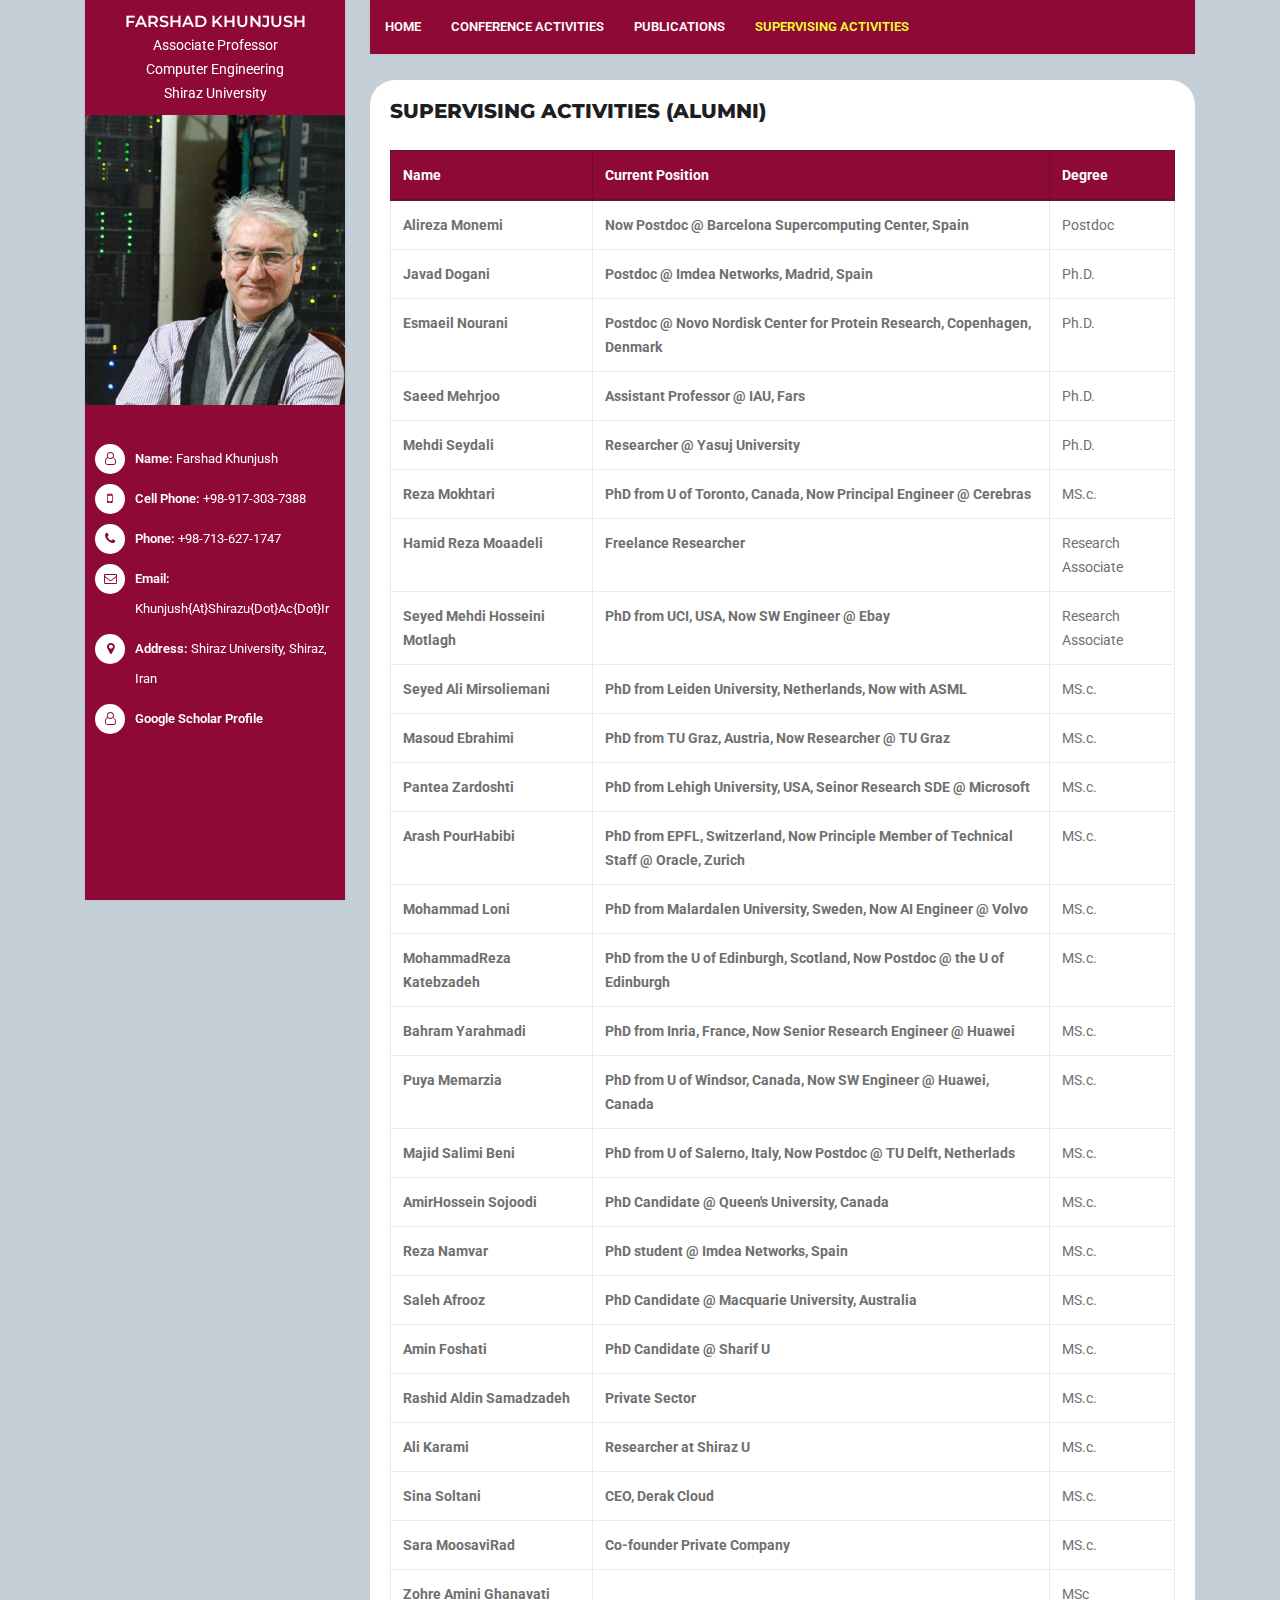
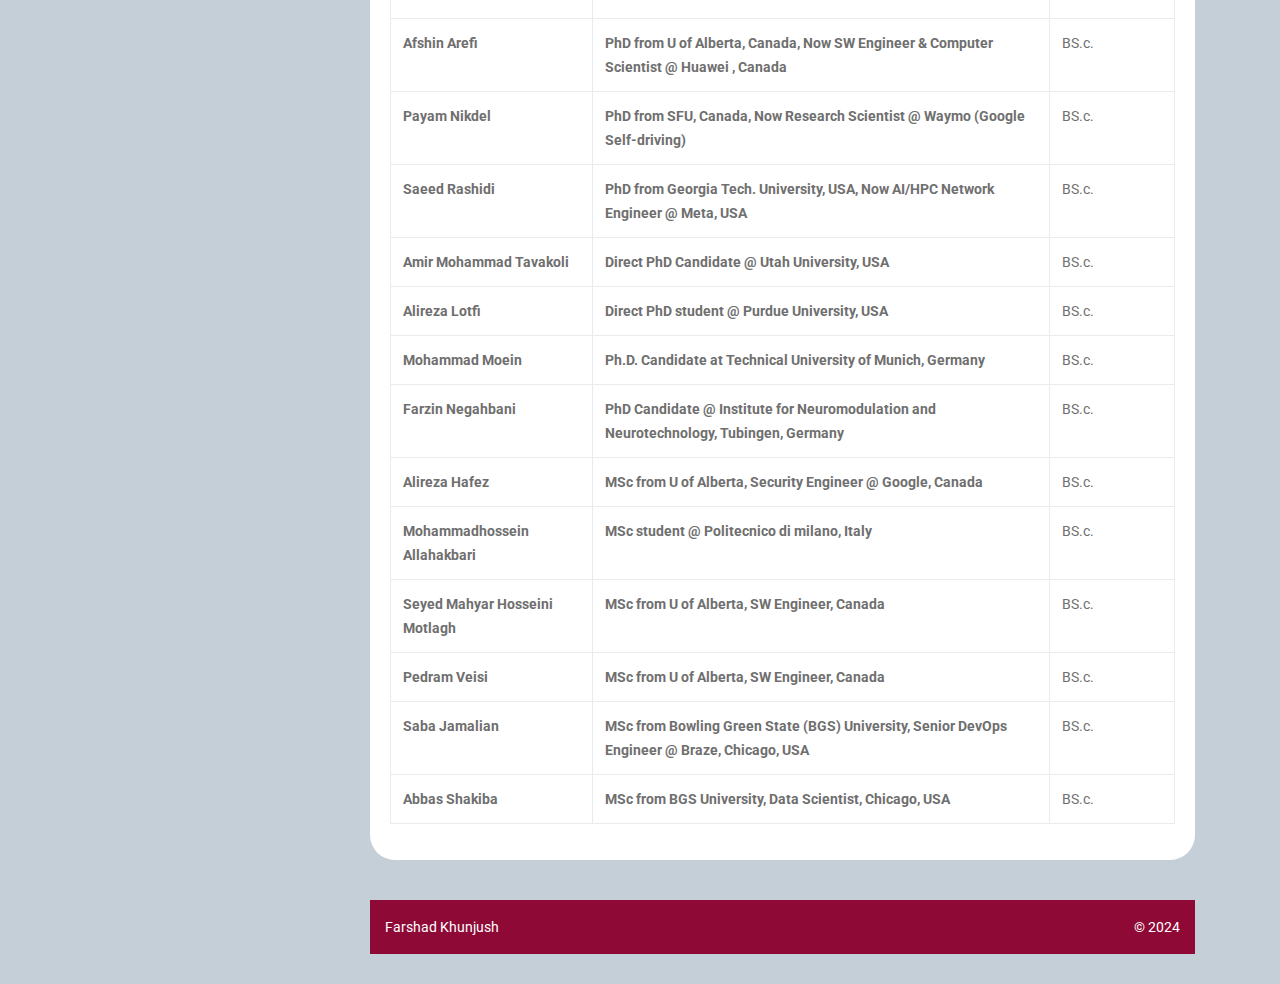
<file: SupervisingActivities.html>
﻿<!doctype html>
<html lang="en">
<head>
    <meta charset="utf-8">
    <meta content="width=device-width, initial-scale=1, shrink-to-fit=no" name="viewport">
    <meta content="IE=edge" http-equiv="X-UA-Compatible">
    <meta content=" - Responsive Personal vCard Template" name="description">
    <meta content="Maria - Responsive Personal Portfolio Template, resume, cv, portfolio, personal, developer, designer, onepage, clean, modern, velocity, web"
          name="keywords">
    <meta content="Maria" name="author">
    <meta content="yes" name="apple-mobile-web-app-capable">
    <title>Farshad Khunjush Supervising Activities (Alumni) </title>
    <!-- Favicon -->
    <link href="favicon.ico" rel="shortcut icon" type="image/x-icon">
    <!-- Google Fonts -->
    <link href="https://fonts.googleapis.com/css?family=Poppins:100,100i,200,200i,300,300i,400,400i,500,500i,600,600i,700,700i,800,800i,900,900i"
          rel="stylesheet">
    <!-- End -->
    <!-- Plugin Css -->
    <link href="static/plugin/bootstrap/css/bootstrap.min.css" rel="stylesheet">
    <link href="static/plugin/font-awesome/css/font-awesome.min.css" rel="stylesheet">
    <link href="static/plugin/owl-carousel/css/owl.carousel.min.css" rel="stylesheet">
    <!-- End -->
    <!-- Theme css -->
    <link href="static/css/common.css" rel="stylesheet">
    <!-- For Common code -->
    <link href="static/css/style.css" rel="stylesheet">
    <!-- Style -->
    <!-- <link href="static/css/color/color-17.css" rel="stylesheet" id="color_theme"> -->
    <link href="static/css/color/new-color.css" id="color_theme" rel="stylesheet">
    <!-- End -->

    <style>
        .top-scroller {
            position: fixed;
            bottom: 20px;
            right: 10px;
            font-size: 20px;
            padding: 2px;
            display: none;
            z-index: 2;
            text-align: center;
            cursor: pointer;
            height: 40px;
            width: 40px;
            border-radius: 50%;
            line-height: 40px;

        }

        .top-scroller:hover {
            opacity: 0.6;
        }
    </style>
</head>
<!-- ========== Body Starts ========== -->
<body class="bg-new-gray">
<div id="loading">
    <div class="load-circle"><span class="one"></span></div>
</div>
<!-- ========== Header Start ========== -->
<header class="header header-style-2 navbar-light" style="font-size: small;">
    <div class="container">
        <nav class="navbar navbar-expand-md bg-white box-shadow-light">
            <!-- Mobile Toggle -->
            <button aria-controls="header-01" aria-expanded="false" aria-label="Toggle navigation"
                    class="navbar-toggler"
                    data-target="#header-01" data-toggle="collapse" type="button">
                <span class="navbar-toggler-icon"></span>
            </button>
            <!-- Mobile Toggle End-->
            <div class="collapse navbar-collapse top-menu" id="header-01">
                <!-- Menu Start -->
                <ul class="nav navbar-nav mr-auto">
                    <li><a href="index.html">Home</a></li>
                    <li><a href="ConferenceActivities.html">Conference Activities</a></li>
                    <!-- <li><a href="ConferencePublications.html">Conference Publications</a></li> -->
                    <li><a href="Publications.html">Publications</a></li>
                    <li><a class="current" href="SupervisingActivities.html">Supervising Activities</a></li>
                </ul>
                <!-- Menu End -->
            </div>
        </nav>
        <!-- Nav End -->
    </div>
    <!-- Nav -->
</header>
<!-- ========== Header End ========== -->
<!-- ========== Main Start ========== -->
<main class="m-80px-t sm-m-60px-t">
    <div class="container sticky-siderbar">
        <aside class="user-profile box-shadow-light aside">
            <div class="aside-content">
                <div class="user-info p-10px" style="text-align: center;">
                    <p class="font-alt font-16 text-uppercase font-w-600 m-0px">Farshad Khunjush</p>
                    <span>Associate Professor</span>
                    <br>
                    <span>Computer Engineering</span>
                    <br>
                    <span>Shiraz University</span>
                </div>
                <div class="profile-img">
                    <img alt="f-khunjush" class="rounded" src="static/img/f-khunjush-2.jpg" title="f-khunjush"/>
                </div>
                <br>
                <ul class="profile-information m-0px p-0px">
                    <li>
                        <p class="text-capitalize"><i aria-hidden="true" class="fa fa-user-o aside-icon"></i><span
                                class="font-w-600">Name:</span> Farshad Khunjush</p>
                    </li>
                    <li>
                        <p class="text-capitalize"><i aria-hidden="true" class="fa fa-mobile aside-icon"></i><span
                                class="font-w-600">Cell Phone:</span> +98-917-303-7388</p>
                    </li>
                    <li>
                        <p class="text-capitalize"><i aria-hidden="true" class="fa fa-phone aside-icon"></i><span
                                class="font-w-600">Phone:</span> +98-713-627-1747</p>
                    </li>
                    <li>
                        <p class="text-capitalize"><i aria-hidden="true" class="fa fa-envelope-o aside-icon"></i><span
                                class="font-w-600">Email:</span> khunjush{at}shirazu{dot}ac{dot}ir</p>
                    </li>
                    <li>
                        <p class="text-capitalize"><i aria-hidden="true" class="fa fa-map-marker aside-icon"></i><span
                                class="font-w-600">Address:</span> Shiraz University, Shiraz, Iran</p>
                    </li>
                    <li>
                        <p class="text-capitalize">
                            <i aria-hidden="true" class="fa fa-user-o aside-icon"></i>
                            <a href="https://scholar.google.com/citations?user=nowZiqgAAAAJ&hl=en" class="font-w-600">Google Scholar Profile</a>
                        </p>
                    </li>
                </ul>
            </div>
        </aside>
        <div class="wrapper">

            <!-- ========== Supervising Activities Start ========== -->
            <section class="bg-white p-20px">
                <div class="heading-style-3">
                    <!-- <span class="bg-theme"></span> -->
                    <h4 class="font-alt text-uppercase color-extra-dark-gray">Supervising Activities (Alumni) </h4>
                </div>
                <div>

                    <table class="table table-bordered table-hover table-responsive-md">
                        <thead class="thead-dark">
                        <tr>
                            <th scope="col">Name</th>
                          <!--  <th scope="col">Thesis Title</th> -->
                            <th scope="col">Current Position</th>
                            <th scope="col">Degree</th>
                        </tr>
                        </thead>
                        <tbody>
                             <tr>
                                <td><strong>Alireza Monemi</strong></td>
                             <!--   <td>Interaction Prediction in Biological Networks using Computational Modeling</td> -->
                                <td><strong> Now Postdoc @ Barcelona Supercomputing Center, Spain</strong></td>
                                <td>Postdoc</td>
                            </tr>
                            
                             <tr>
                                <td><strong>Javad Dogani</strong></td>
                             <!--   <td>Interaction Prediction in Biological Networks using Computational Modeling</td> -->
                                <td><strong> Postdoc @ Imdea Networks, Madrid, Spain</strong></td>
                                <td>Ph.D.</td>
                            </tr>
                            
                            <tr>
                            <td><strong>Esmaeil Nourani</strong></td>
                             <!--   <td>Interaction Prediction in Biological Networks using Computational Modeling</td> -->
                                <td><strong>Postdoc @ Novo Nordisk Center for Protein Research, Copenhagen, Denmark</strong></td>
                                <td>Ph.D.</td>
                            </tr>
                            
                              <tr>
                             <td><strong> Saeed Mehrjoo</strong></td>
                             <!--   <td>Interaction Prediction in Biological Networks using Computational Modeling</td> -->
                                <td><strong>Assistant Professor @ IAU, Fars</strong></td>
                                <td>Ph.D.</td>
                            </tr>
                            
                            <tr>
                            <td><strong>Mehdi Seydali</strong></td>
                             <!--   <td>Interaction Prediction in Biological Networks using Computational Modeling</td> -->
                                <td><strong>Researcher @ Yasuj University </strong></td>
                                <td>Ph.D.</td>
                            </tr>
                            
                            <tr>
                                <td><strong>Reza Mokhtari</strong></td>
                             <!--   <td>SOREN: An adaptive MapReduce Runtime System for GPUs</td>-->
                                <td><strong>PhD from U of Toronto, Canada, Now Principal Engineer @ Cerebras</strong></td>
                                <td>MS.c.</td>
                            </tr>
                            <tr>
                                <td><strong>Hamid Reza Moaadeli</strong></td>
                              <!--  <td>GPU Performance Analysis and Exploring Memory Hierarchy in Fermi-Based GPUs using CUPTI</td>-->
                                <td><strong>Freelance Researcher</strong></td>
                                <td>Research Associate</td>
                            </tr>
                            <tr>
                                <td><strong>Seyed Mehdi Hosseini Motlagh</strong></td>
                              <!--  <td>Energy-Aware Techniques in Cloud Computing</td>-->
                                <td><strong>PhD from UCI, USA, Now SW Engineer @ Ebay</strong></td>
                                <td>Research Associate</td>
                            </tr>
            
                            <tr>
                                <td><strong>Seyed Ali Mirsoliemani</strong></td>
                               <!-- <td>Proposing and Evaluation of a Performance Prediction Model for Fermi-Based Graphics Processing Units</td>-->
                                <td><strong>PhD from Leiden University, Netherlands, Now with ASML</strong></td>
                                <td>MS.c.</td>
                            </tr>
                            <tr>
                                <td><strong>Masoud Ebrahimi</strong></td>
                             <!--   <td>Improving High Availability And Failover In Hadoop Distributed File System (HDFS)</td>-->
                                <td><strong>PhD from TU Graz, Austria, Now Researcher @ TU Graz</strong></td>
                                <td>MS.c.</td>
                            </tr>
                            <tr>
                                <td><strong>Pantea Zardoshti</strong></td>
                             <!--   <td>An adaptive auto-tuning run time system for SPVM algorithms on GPUs</td>-->
                                <td><strong>PhD from Lehigh University, USA, Seinor Research SDE @ Microsoft</strong></td>
                                <td>MS.c.</td>
                            </tr>
                            <tr>
                                <td><strong>Arash PourHabibi</strong></td>
                            <!--    <td>Design and Implementation of a scheme for BigData Processing on GPU</td>-->
                                <td><strong>PhD from EPFL, Switzerland, Now Principle Member of Technical Staff @ Oracle, Zurich</strong></td>
                                <td>MS.c.</td>
                            </tr>
                            <tr>
                                <td><strong>Mohammad Loni</strong></td>
                           <!--     <td>Design and Implementation of a performance Evaluation Simulator for Modelling Heterogeneous Environments</td>-->
                                <td><strong>PhD from Malardalen University, Sweden, Now AI Engineer @ Volvo</strong></td>
                                <td>MS.c.</td>
                            </tr>
                            <tr>
                                <td><strong>MohammadReza Katebzadeh</strong></td>
                           <!--     <td>A Deterministic Functional Simulator</td>-->
                                <td><strong>PhD from the U of Edinburgh, Scotland, Now Postdoc @ the U of Edinburgh</strong></td>
                                <td>MS.c.</td>
                            </tr>
                          <tr>
                                <td><strong>Bahram Yarahmadi</strong></td>
                           <!--     <td>A Deterministic Functional Simulator</td>-->
                                <td><strong>PhD from Inria, France, Now Senior Research Engineer @ Huawei</strong></td>
                                <td>MS.c.</td>
                            </tr>
                              <tr>
                                <td><strong>Puya Memarzia</strong></td>
                            <!--    <td>GPU Memory Optimization in Digital Image Processing</td>-->
                                <td><strong>PhD from U of Windsor, Canada, Now SW Engineer @ Huawei, Canada</strong></td>
                                <td>MS.c.</td>
                            </tr>
                            
                              <tr>
                                <td><strong>Majid Salimi Beni</strong></td>
                            <!--    <td>GPU Memory Optimization in Digital Image Processing</td>-->
                                <td><strong>PhD from U of Salerno, Italy,  Now Postdoc @ TU Delft, Netherlads</strong></td>
                                <td>MS.c.</td>
                            </tr>
                            <tr>
                                <td><strong>AmirHossein Sojoodi</strong></td>
                              <!--  <td>Design and Evaluation of a Large Scale Data Processing Framework for Modern GPUs</td>-->
                                <td><strong>PhD Candidate @ Queen's University, Canada</strong></td>
                                <td>MS.c.</td>
                            </tr>

                             <tr>
                                <td><strong>Reza Namvar</strong></td>
                              <!--  <td>Design and Evaluation of a Large Scale Data Processing Framework for Modern GPUs</td>-->
                                <td><strong> PhD student @ Imdea Networks, Spain</strong></td>
                                <td>MS.c.</td>
                            </tr>
                             <tr>
                                <td><strong>Saleh Afrooz</strong></td>
                            <!--    <td>Mapping Digital Signal Processing Algorithms into GPUs</td>-->
                                <td><strong>PhD Candidate @ Macquarie University, Australia</strong></td>
                                <td>MS.c.</td>
                            </tr>
                            
                            <tr>
                                <td><strong>Amin Foshati</strong></td>
                            <!--    <td>Mapping Digital Signal Processing Algorithms into GPUs</td>-->
                                <td><strong>PhD Candidate @ Sharif U</strong></td>
                                <td>MS.c.</td>
                            </tr>
                            <tr>
                                <td><strong>Rashid Aldin Samadzadeh</strong></td>
                             <!--   <td>Energy-Aware Resource Management in Cloud Data Centers</td>-->
                                <td><strong>Private Sector</strong></td>
                                <td>MS.c.</td>
                            </tr>
                         
                            <tr>
                                <td><strong>Ali Karami</strong></td>
                           <!--     <td>Design and Evaluation of a Performance Model for Processors of Heterogeneous Systems</td>-->
                                <td><strong>Researcher at Shiraz U</strong></td>
                                <td>MS.c.</td>
                            </tr>

                              <tr>
                                <td><strong>Sina Soltani</strong></td>
                            <!--    <td>Techniques to Increase the Scalability of the Disk Space in Cloud Based Systems</td>-->
                                <td><strong>CEO, Derak Cloud</strong></td>
                                <td>MS.c.</td>
                            </tr>
                            
                            <tr>
                                <td><strong>Sara MoosaviRad</strong></td>
                           <!--     <td>Proposing Approximation Techniques in Big-Data Processing</td>-->
                                <td><strong>Co-founder Private Company</strong></td>
                                <td>MS.c.</td>
                            </tr>
                          
                            <tr>
                            <td><strong>Zohre Amini Ghanavati</strong></td>
                             <!--   <td>Design and Implementation of a Parallel Framework for Fuzzy Computing</td>-->
                                <td><strong></strong></td>
                                <td>MSc</td>
                            </tr>
                             <tr>
                                <td><strong>Afshin Arefi</strong></td>
                             <!--   <td> </td>-->
                                <td><strong>PhD  from U of Alberta, Canada, Now SW Engineer & Computer Scientist @ Huawei , Canada</strong></td>
                                <td>BS.c.</td>
                            </tr>
                            <tr>
                                <td><strong>Payam Nikdel</strong></td>
                             <!--   <td> </td>-->
                                <td><strong>PhD from SFU, Canada, Now Research Scientist @ Waymo (Google Self-driving)</strong></td>
                                <td>BS.c.</td>
                            </tr>
                             <tr>
                                <td><strong>Saeed Rashidi</strong></td>
                             <!--   <td> </td>-->
                                <td><strong> PhD from Georgia Tech. University, USA, Now AI/HPC Network Engineer @ Meta, USA</strong></td>
                                <td>BS.c.</td>
                            </tr>
                             <tr>
                                <td><strong>Amir Mohammad Tavakoli</strong></td>
                             <!--   <td> </td>-->
                                <td><strong> Direct PhD Candidate @ Utah University, USA</strong></td>
                                <td>BS.c.</td>
                            </tr>
                             <tr>
                                <td><strong>Alireza Lotfi</strong></td>
                             <!--   <td> </td>-->
                                <td><strong> Direct PhD student @ Purdue University, USA</strong></td>
                                <td>BS.c.</td>
                            </tr>
                             <tr>
                                <td><strong>Mohammad Moein</strong></td>
                             <!--   <td> </td>-->
                                <td><strong> Ph.D. Candidate at Technical University of Munich, Germany</strong></td>
                                <td>BS.c.</td>
                            </tr>
                             <tr>
                                <td><strong>Farzin Negahbani</strong></td>
                             <!--   <td> </td>-->
                                <td><strong> PhD Candidate @ Institute for Neuromodulation and Neurotechnology, Tubingen, Germany </strong></td>
                                <td>BS.c.</td>
                            </tr>
                            <tr>
                                <td><strong>Alireza Hafez</strong></td>
                             <!--   <td> </td>-->
                                <td><strong>MSc from U of Alberta, Security Engineer @ Google, Canada</strong></td>
                                <td>BS.c.</td>
                            </tr>
                            <tr>
                                <td><strong> Mohammadhossein Allahakbari</strong></td>
                             <!--   <td> </td>-->
                                <td><strong> MSc  student @ Politecnico di milano, Italy</strong></td>
                                <td>BS.c.</td>
                            </tr>
                            <tr>
                                <td><strong>Seyed Mahyar Hosseini Motlagh</strong></td>
                              <!--  <td> </td>-->
                                <td><strong>MSc from U of Alberta, SW Engineer, Canada</strong></td>
                                <td>BS.c.</td>
                            </tr>
                            <tr>
                                <td><strong>Pedram Veisi</strong></td>
                             <!--   <td> </td>-->
                                <td><strong>MSc from U of Alberta, SW Engineer, Canada</strong></td>
                                <td>BS.c.</td>
                            </tr>
                            <tr>
                                <td><strong>Saba Jamalian</strong></td>
                             <!--   <td> </td>-->
                                <td><strong> MSc from Bowling Green State (BGS) University, Senior DevOps Engineer @ Braze, Chicago, USA</strong></td>
                                <td>BS.c.</td>
                            </tr>
                            <tr>
                                <td><strong>Abbas Shakiba</strong></td>
                              <!--  <td> </td>-->
                                <td><strong>MSc from BGS University, Data Scientist, Chicago, USA</strong></td>
                                <td>BS.c.</td>
                            </tr>

                        </tbody>
                    </table>
                    
                </div>
            </section>
            <!-- ========== Supervising Activities End ========== -->


            <footer class="bg-black m-30px-b">
                <div class="container">
                    <div class="row">
                        <div class="col-12 col-md-6 text-md-left text-center">
                            <p class="m-0 p-15px-b p-15px-t sm-p-5px-b">Farshad Khunjush</p>
                        </div><!-- col -->
                        <div class="col-12 col-md-6 text-center text-md-right">
                            <p class="m-0 p-15px-b p-15px-t sm-p-5px-t">© 2024</p>
                        </div><!-- col -->
                    </div> <!-- row -->
                </div> <!-- Container -->
            </footer>

        </div>
        <!-- col -->
        <div class="top-scroller js-top-scroller bg-theme">
            <i class="fa fa-arrow-up color-white"></i>
        </div>
    </div>
    <!-- container -->
</main>
<!-- ========== Main End ========== -->
<!-- Jquery -->
<script src="static/js/jquery-3.2.1.min.js"></script>
<script src="static/js/jquery-migrate-3.0.0.min.js"></script>
<!-- End -->
<!-- Plugin JS -->
<script src="static/plugin/bootstrap/js/popper.min.js"></script>
<!--bootstrap-->
<script src="static/plugin/bootstrap/js/bootstrap.js"></script>
<!--bootstrap-->
<script src="static/plugin/parallax/parallax.min.js"></script>
<!-- parallax library -->
<script src="static/plugin/mixitup/mixitup.min.js"></script>
<!-- parallax library -->
<script src="static/plugin/owl-carousel/js/owl.carousel.min.js"></script>
<!-- owl-carousel -->
<script src="static/plugin/skills-bar/js/skill.bars.jquery.js"></script>
<!-- skill.bars.jquery -->
<!-- End -->
<!-- Theme Js -->
<script src="static/js/singlepagenav.jquery.js"></script>
<script src="static/js/nav-bar.js"></script>
<!-- for singlepagenav Header -->
<script src="static/js/custom.js"></script>
<!-- End -->
<script src="static/js/edited.js"></script>
<!-- for demo -->
<!-- <script src="style-switcher/style-switcher.js"></script> -->
<!-- <link rel="stylesheet" href="style-switcher/style-switcher.css"> -->
<!--  -->
</body>
<!-- ========== End of Body ========== -->
</html>
</file>
<file: static/css/common.css>
/*========================================================================
EXCLUSIVE ON themeforest.net
~~~~~~~~~~~~~~~~~~~~~~~~~~~~~~~~~~~~~~~~~~~~~~~~~~~~~~~~~~~~~~~~~~~~~~~~
Template Name   : Maria
Author          : mital_04
~~~~~~~~~~~~~~~~~~~~~~~~~~~~~~~~~~~~~~~~~~~~~~~~~~~~~~~~~~~~~~~~~~~~~~~~
Copyright (c) 2018 - Maria
~~~~~~~~~~~~~~~~~~~~~~~~~~~~~~~~~~~~~~~~~~~~~~~~~~~~~~~~~~~~~~~~~~~~~~~~
Name: common.css
Version: 1.0
~~~~~~~~~~~~~~~~~~~~~~~~~~~~~~~~~~~~~~~~~~~~~~~~~~~~~~~~~~~~~~~~~~~~~~~~
Table of contents

  01. Google font
  02. Reset
  03. Font Family
  04. Heading
  05. Forms
  06. Font Size
  07. Line Height
  08. Font Weight
  09. Text Style
  10. Colors
  11. Background
  12. Section
  13. Box Shadow
  14. Margins
  15. Padding
  16. Width
  17. Height
  18. Icon Size
  19. Border Radius
  20. Background Properties
  21. Border
  22. Display and overflow
  23. Button
  24. Social Icons
  25. Slanty Section
  26. Cav Section

========================================================================*/
/*===================================
  01. Google font
====================================== */
@import url('https://fonts.googleapis.com/css?family=Roboto:400,100,300,500,700,900');
@import url('https://fonts.googleapis.com/css?family=Montserrat:100,200,300,400,500,600,700,800,900');

#loading {
    position: fixed;
    top: 0;
    left: 0;
    bottom: 0;
    right: 0;
    background: #fff;
    z-index: 999;
}

.load-circle {
    position: absolute;
    top: 0;
    bottom: 0;
    left: 0;
    right: 0;
    margin: auto;
    animation: rotate 1s infinite;
    height: 50px;
    width: 50px;
}

.load-circle:before,
.load-circle:after {
    border-radius: 50%;
    content: '';
    display: block;
    height: 20px;
    width: 20px;
}

.load-circle:before {
    animation: ball1 1s infinite;
    background-color: #cb2025;
    box-shadow: 30px 0 0 #f8b334;
    margin-bottom: 10px;
}

.load-circle:after {
    animation: ball2 1s infinite;
    background-color: #00a096;
    box-shadow: 30px 0 0 #97bf0d;
}

@keyframes rotate {
    0% {
        -webkit-transform: rotate(0deg) scale(0.8);
        -moz-transform: rotate(0deg) scale(0.8);
    }
    50% {
        -webkit-transform: rotate(360deg) scale(1.2);
        -moz-transform: rotate(360deg) scale(1.2);
    }
    100% {
        -webkit-transform: rotate(720deg) scale(0.8);
        -moz-transform: rotate(720deg) scale(0.8);
    }
}

@keyframes ball1 {
    0% {
        box-shadow: 30px 0 0 #f8b334;
    }
    50% {
        box-shadow: 0 0 0 #f8b334;
        margin-bottom: 0;
        -webkit-transform: translate(15px, 15px);
        -moz-transform: translate(15px, 15px);
    }
    100% {
        box-shadow: 30px 0 0 #f8b334;
        margin-bottom: 10px;
    }
}

@keyframes ball2 {
    0% {
        box-shadow: 30px 0 0 #97bf0d;
    }
    50% {
        box-shadow: 0 0 0 #97bf0d;
        margin-top: -20px;
        -webkit-transform: translate(15px, 15px);
        -moz-transform: translate(15px, 15px);
    }
    100% {
        box-shadow: 30px 0 0 #97bf0d;
        margin-top: 0;
    }
}


/*===================================
  02. Reset
====================================== */
html {
    overflow-x: hidden;
}

body {
    font-family: 'Roboto', sans-serif;
    -webkit-font-smoothing: antialiased;
    font-smoothing: antialiased;
    font-size: 14px;
    color: #6f6f6f;
    font-weight: 400;
    line-height: 24px;
    overflow-x: hidden;
}

img {
    max-width: 100%;
    height: auto;
}

a:focus,
a:active,
button:focus,
button:active,
input[type="button"]:focus,
.btn.active.focus,
.btn.active:focus,
.btn.focus,
.btn:active.focus,
.btn:active:focus,
.btn:focus {
    outline: none;
}

input[type="button"],
input[type="text"],
input[type="email"],
input[type="search"],
input[type="password"],
textarea,
input[type="submit"] {
    -webkit-appearance: none;
    outline: none;
}

input,
textarea,
select {
    border: 1px solid #d1d1d1;
    font-size: 14px;
    padding: 8px 15px;
    width: 100%;
    margin: 0 0 20px 0;
    max-width: 100%;
    resize: none;
}

ul,
ol,
dl {
    list-style-position: outside;
    margin-bottom: 25px
}

::selection {
    color: #000;
    background: #dbdbdb;
}

::-moz-selection {
    color: #000;
    background: #dbdbdb;
}

::-webkit-input-placeholder {
    color: #6f6f6f;
    text-overflow: ellipsis;
}

::-moz-placeholder {
    color: #6f6f6f;
    text-overflow: ellipsis;
    opacity: 1;
}

:-ms-input-placeholder {
    color: #6f6f6f;
    text-overflow: ellipsis;
    opacity: 1;
}

a,
a:active,
a:focus {
    color: #6f6f6f;
    text-decoration: none;
}

a:hover,
a:active {
    text-decoration: none;
}


/*===================================
  03. Font Family
====================================== */
.font-alt {
    font-family: 'Montserrat', sans-serif;
    font-weight: 500
}

.font-main {
    font-family: 'Roboto', sans-serif;
}

/*===================================
  04. Heading
====================================== */
h1,
h2,
h3,
h4,
h5,
h6 {
    margin: 0 0 25px;
    padding: 0;
    letter-spacing: 0;
    font-weight: 400;
}

h1 {
    font-size: 70px;
    line-height: 70px;
}

h2 {
    font-size: 55px;
    line-height: 60px
}

h3 {
    font-size: 48px;
    line-height: 54px
}

h4 {
    font-size: 40px;
    line-height: 46px
}

h5 {
    font-size: 32px;
    line-height: 40px
}

h6 {
    font-size: 25px;
    line-height: 30px
}

@media (max-width: 767px) {
    h1,
    h2,
    h3,
    h4,
    h5,
    h6 {
        margin: 0 0 17px;
        padding: 0;
        letter-spacing: 0;
        font-weight: 400;
    }

    h1 {
        font-size: 37px;
        line-height: 42px;
    }

    h2 {
        font-size: 30px;
        line-height: 36px
    }

    h3 {
        font-size: 28px;
        line-height: 34px
    }

    h4 {
        font-size: 24px;
        line-height: 30px
    }

    h5 {
        font-size: 20px;
        line-height: 28px
    }

    h6 {
        font-size: 18px;
        line-height: 23px
    }
}

/*===================================
  05. Forms
====================================== */
.input-big,
.textarea-big,
.select-big select {
    padding: 18px 25px;
    font-size: 14px;
    border-radius: 0;
}

.input-medium,
.textarea-medium,
.select-medium select {
    padding: 12px 20px;
    font-size: 14px;
    line-height: normal;
    border-radius: 0;
}

.input-small,
.textarea-small {
    padding: 12px 15px;
    font-size: 11px;
    line-height: normal
}

.select-small select {
    padding: 15px 15px;
    line-height: normal
}

.input-medium-light,
.textarea-medium-light,
.select-medium-light select {
    padding: 12px 25px;
    font-size: 12px;
    line-height: normal
}

.input-extra-small,
.textarea-extra-small,
.select-extra-small- select {
    padding: 9px 17px;
    font-size: 12px;
    line-height: normal
}

/* letter spacing */
.no-letter-spacing {
    letter-spacing: 0px
}

.letter-spacing-1 {
    letter-spacing: 1px
}

.letter-spacing-2 {
    letter-spacing: 2px
}

.letter-spacing-3 {
    letter-spacing: 3px
}

.letter-spacing-4 {
    letter-spacing: 4px
}

.letter-spacing-5 {
    letter-spacing: 5px
}

.letter-spacing-6 {
    letter-spacing: 6px
}

.letter-spacing-7 {
    letter-spacing: 7px
}

.letter-spacing-8 {
    letter-spacing: 8px
}

.letter-spacing-9 {
    letter-spacing: 9px
}

.letter-spacing-10 {
    letter-spacing: 10px
}

/*===================================
  06. Font Size
====================================== */
.font-11 {
    font-size: 11px;
    line-height: 14px
}

.font-12 {
    font-size: 12px;
    line-height: 20px
}

.font-13 {
    font-size: 13px;
    line-height: 20px
}

.font-14 {
    font-size: 14px;
    line-height: 22px
}

.font-15 {
    font-size: 15px;
    line-height: 22px
}

.font-16 {
    font-size: 16px;
    line-height: 23px
}

.font-17 {
    font-size: 17px;
    line-height: 23px
}

.font-18 {
    font-size: 18px;
    line-height: 26px
}

.font-19 {
    font-size: 19px;
    line-height: 26px
}

.font-20 {
    font-size: 20px;
    line-height: 26px
}

.font-21 {
    font-size: 21px;
    line-height: 26px
}

.font-22 {
    font-size: 22px;
    line-height: 28px
}

.font-23 {
    font-size: 23px;
    line-height: 28px
}

.font-24 {
    font-size: 24px;
    line-height: 28px
}

.font-25 {
    font-size: 25px;
    line-height: 30px
}

.font-26 {
    font-size: 26px;
    line-height: 30px
}

.font-27 {
    font-size: 27px;
    line-height: 30px
}

.font-28 {
    font-size: 28px;
    line-height: 32px
}

.font-29 {
    font-size: 29px;
    line-height: 32px
}

.font-30 {
    font-size: 30px;
    line-height: 34px
}

.font-35 {
    font-size: 30px;
    line-height: 34px
}

.font-40 {
    font-size: 40px;
    line-height: 45px
}

.font-45 {
    font-size: 45px;
    line-height: 50px
}

.font-50 {
    font-size: 50px;
    line-height: 55px
}

.font-55 {
    font-size: 55px;
    line-height: 60px
}

.font-60 {
    font-size: 60px;
    line-height: 65px
}

.font-65 {
    font-size: 65px;
    line-height: 70px
}

.font-70 {
    font-size: 70px;
    line-height: 75px
}

.font-75 {
    font-size: 75px;
    line-height: 80px
}

.font-80 {
    font-size: 80px;
    line-height: 85px
}

.font-85 {
    font-size: 85px;
    line-height: 90px
}


.font-xs {
    font-size: 11px;
    line-height: 14px
}

.font-s {
    font-size: 12px;
    line-height: 20px
}

.font-m {
    font-size: 16px;
    line-height: 23px
}

.font-l {
    font-size: 18px;
    line-height: 26px
}

.font-xl {
    font-size: 20px;
    line-height: 26px
}

.font-xxl {
    font-size: 100px;
    line-height: 95px
}

.font-xxxl {
    font-size: 130px;
    line-height: 120px
}

@media (max-width: 991px) {
    .md-font-11 {
        font-size: 11px;
        line-height: 14px
    }

    .md-font-12 {
        font-size: 12px;
        line-height: 20px
    }

    .md-font-13 {
        font-size: 13px;
        line-height: 20px
    }

    .md-font-14 {
        font-size: 14px;
        line-height: 22px
    }

    .md-font-15 {
        font-size: 15px;
        line-height: 22px
    }

    .md-font-16 {
        font-size: 16px;
        line-height: 23px
    }

    .md-font-17 {
        font-size: 17px;
        line-height: 23px
    }

    .md-font-18 {
        font-size: 18px;
        line-height: 26px
    }

    .md-font-19 {
        font-size: 19px;
        line-height: 26px
    }

    .md-font-20 {
        font-size: 20px;
        line-height: 26px
    }

    .md-font-21 {
        font-size: 21px;
        line-height: 26px
    }

    .md-font-22 {
        font-size: 22px;
        line-height: 28px
    }

    .md-font-23 {
        font-size: 23px;
        line-height: 28px
    }

    .md-font-24 {
        font-size: 24px;
        line-height: 28px
    }

    .md-font-25 {
        font-size: 25px;
        line-height: 30px
    }

    .md-font-26 {
        font-size: 26px;
        line-height: 30px
    }

    .md-font-27 {
        font-size: 27px;
        line-height: 30px
    }

    .md-font-28 {
        font-size: 28px;
        line-height: 32px
    }

    .md-font-29 {
        font-size: 29px;
        line-height: 32px
    }

    .md-font-30 {
        font-size: 30px;
        line-height: 34px
    }

    .md-font-35 {
        font-size: 30px;
        line-height: 34px
    }

    .md-font-40 {
        font-size: 40px;
        line-height: 45px
    }

    .md-font-45 {
        font-size: 45px;
        line-height: 50px
    }

    .md-font-50 {
        font-size: 50px;
        line-height: 55px
    }

    .md-font-55 {
        font-size: 55px;
        line-height: 60px
    }

    .md-font-60 {
        font-size: 60px;
        line-height: 65px
    }

    .md-font-65 {
        font-size: 65px;
        line-height: 70px
    }

    .md-font-70 {
        font-size: 70px;
        line-height: 75px
    }

    .md-font-75 {
        font-size: 75px;
        line-height: 80px
    }

    .md-font-80 {
        font-size: 80px;
        line-height: 85px
    }

    .md-font-85 {
        font-size: 85px;
        line-height: 90px
    }


    .md-font-xs {
        font-size: 11px;
        line-height: 14px
    }

    .md-font-s {
        font-size: 12px;
        line-height: 20px
    }

    .md-font-m {
        font-size: 16px;
        line-height: 23px
    }

    .md-font-l {
        font-size: 18px;
        line-height: 26px
    }

    .md-font-xl {
        font-size: 20px;
        line-height: 26px
    }

    .md-font-xxl {
        font-size: 100px;
        line-height: 95px
    }

    .md-font-xxxl {
        font-size: 130px;
        line-height: 120px
    }
}

@media (max-width: 767px) {
    .sm-font-11 {
        font-size: 11px;
        line-height: 14px
    }

    .sm-font-12 {
        font-size: 12px;
        line-height: 20px
    }

    .sm-font-13 {
        font-size: 13px;
        line-height: 20px
    }

    .sm-font-14 {
        font-size: 14px;
        line-height: 22px
    }

    .sm-font-15 {
        font-size: 15px;
        line-height: 22px
    }

    .sm-font-16 {
        font-size: 16px;
        line-height: 23px
    }

    .sm-font-17 {
        font-size: 17px;
        line-height: 23px
    }

    .sm-font-18 {
        font-size: 18px;
        line-height: 26px
    }

    .sm-font-19 {
        font-size: 19px;
        line-height: 26px
    }

    .sm-font-20 {
        font-size: 20px;
        line-height: 26px
    }

    .sm-font-21 {
        font-size: 21px;
        line-height: 26px
    }

    .sm-font-22 {
        font-size: 22px;
        line-height: 28px
    }

    .sm-font-23 {
        font-size: 23px;
        line-height: 28px
    }

    .sm-font-24 {
        font-size: 24px;
        line-height: 28px
    }

    .sm-font-25 {
        font-size: 25px;
        line-height: 30px
    }

    .sm-font-26 {
        font-size: 26px;
        line-height: 30px
    }

    .sm-font-27 {
        font-size: 27px;
        line-height: 30px
    }

    .sm-font-28 {
        font-size: 28px;
        line-height: 32px
    }

    .sm-font-29 {
        font-size: 29px;
        line-height: 32px
    }

    .sm-font-30 {
        font-size: 30px;
        line-height: 34px
    }

    .sm-font-35 {
        font-size: 30px;
        line-height: 34px
    }

    .sm-font-40 {
        font-size: 40px;
        line-height: 45px
    }

    .sm-font-45 {
        font-size: 45px;
        line-height: 50px
    }

    .sm-font-50 {
        font-size: 50px;
        line-height: 55px
    }

    .sm-font-55 {
        font-size: 55px;
        line-height: 60px
    }

    .sm-font-60 {
        font-size: 60px;
        line-height: 65px
    }

    .sm-font-65 {
        font-size: 65px;
        line-height: 70px
    }

    .sm-font-70 {
        font-size: 70px;
        line-height: 75px
    }

    .sm-font-75 {
        font-size: 75px;
        line-height: 80px
    }

    .sm-font-80 {
        font-size: 80px;
        line-height: 85px
    }

    .sm-font-85 {
        font-size: 85px;
        line-height: 90px
    }


    .sm-font-xs {
        font-size: 11px;
        line-height: 14px
    }

    .sm-font-s {
        font-size: 12px;
        line-height: 20px
    }

    .sm-font-m {
        font-size: 16px;
        line-height: 23px
    }

    .sm-font-l {
        font-size: 18px;
        line-height: 26px
    }

    .sm-font-xl {
        font-size: 20px;
        line-height: 26px
    }

    .sm-font-xxl {
        font-size: 100px;
        line-height: 95px
    }

    .sm-font-xxxl {
        font-size: 130px;
        line-height: 120px
    }
}

/*===================================
  07. Line Height
====================================== */

.line-height-10 {
    line-height: 10px
}

.line-height-13 {
    line-height: 13px
}

.line-height-18 {
    line-height: 18px
}

.line-height-20 {
    line-height: 20px
}

.line-height-24 {
    line-height: 24px
}

.line-height-22 {
    line-height: 22px
}

.line-height-26 {
    line-height: 26px
}

.line-height-28 {
    line-height: 28px
}

.line-height-30 {
    line-height: 30px
}

.line-height-35 {
    line-height: 35px
}

.line-height-40 {
    line-height: 40px
}

.line-height-45 {
    line-height: 45px
}

.line-height-50 {
    line-height: 50px
}

.line-height-55 {
    line-height: 55px
}

.line-height-60 {
    line-height: 60px
}

.line-height-65 {
    line-height: 65px
}

.line-height-70 {
    line-height: 70px
}

.line-height-75 {
    line-height: 75px
}

.line-height-80 {
    line-height: 80px
}

.line-height-85 {
    line-height: 85px
}

.line-height-90 {
    line-height: 90px
}

.line-height-95 {
    line-height: 95px
}

.line-height-100 {
    line-height: 100px
}

.line-height-110 {
    line-height: 110px
}

.line-height-120 {
    line-height: 120px
}

@media (max-width: 991px) {
    .md-line-height-10 {
        line-height: 10px
    }

    .md-line-height-13 {
        line-height: 13px
    }

    .md-line-height-18 {
        line-height: 18px
    }

    .md-line-height-20 {
        line-height: 20px
    }

    .md-line-height-24 {
        line-height: 24px
    }

    .md-line-height-22 {
        line-height: 22px
    }

    .md-line-height-26 {
        line-height: 26px
    }

    .md-line-height-28 {
        line-height: 28px
    }

    .md-line-height-30 {
        line-height: 30px
    }

    .md-line-height-35 {
        line-height: 35px
    }

    .md-line-height-40 {
        line-height: 40px
    }

    .md-line-height-45 {
        line-height: 45px
    }

    .md-line-height-50 {
        line-height: 50px
    }

    .md-line-height-55 {
        line-height: 55px
    }

    .md-line-height-60 {
        line-height: 60px
    }

    .md-line-height-65 {
        line-height: 65px
    }

    .md-line-height-70 {
        line-height: 70px
    }

    .md-line-height-75 {
        line-height: 75px
    }

    .md-line-height-80 {
        line-height: 80px
    }

    .md-line-height-85 {
        line-height: 85px
    }

    .md-line-height-90 {
        line-height: 90px
    }

    .md-line-height-95 {
        line-height: 95px
    }

    .md-line-height-100 {
        line-height: 100px
    }

    .md-line-height-110 {
        line-height: 110px
    }

    .md-line-height-120 {
        line-height: 120px
    }
}

@media (max-width: 767px) {
    .sm-line-height-10 {
        line-height: 10px
    }

    .sm-line-height-13 {
        line-height: 13px
    }

    .sm-line-height-18 {
        line-height: 18px
    }

    .sm-line-height-20 {
        line-height: 20px
    }

    .sm-line-height-24 {
        line-height: 24px
    }

    .sm-line-height-22 {
        line-height: 22px
    }

    .sm-line-height-26 {
        line-height: 26px
    }

    .sm-line-height-28 {
        line-height: 28px
    }

    .sm-line-height-30 {
        line-height: 30px
    }

    .sm-line-height-35 {
        line-height: 35px
    }

    .sm-line-height-40 {
        line-height: 40px
    }

    .sm-line-height-45 {
        line-height: 45px
    }

    .sm-line-height-50 {
        line-height: 50px
    }

    .sm-line-height-55 {
        line-height: 55px
    }

    .sm-line-height-60 {
        line-height: 60px
    }

    .sm-line-height-65 {
        line-height: 65px
    }

    .sm-line-height-70 {
        line-height: 70px
    }

    .sm-line-height-75 {
        line-height: 75px
    }

    .sm-line-height-80 {
        line-height: 80px
    }

    .sm-line-height-85 {
        line-height: 85px
    }

    .sm-line-height-90 {
        line-height: 90px
    }

    .sm-line-height-95 {
        line-height: 95px
    }

    .sm-line-height-100 {
        line-height: 100px
    }

    .sm-line-height-110 {
        line-height: 110px
    }

    .sm-line-height-120 {
        line-height: 120px
    }
}


/*===================================
  08. Font Weight
====================================== */
.font-w-100 {
    font-weight: 100
}

.font-w-200 {
    font-weight: 200
}

.font-w-300 {
    font-weight: 300
}

.font-w-400 {
    font-weight: 400
}

.font-w-500 {
    font-weight: 500
}

.font-w-600 {
    font-weight: 600
}

.font-w-700 {
    font-weight: 700
}

.font-w-800 {
    font-weight: 800
}

.font-w-900 {
    font-weight: 900
}

@media (max-width: 991px) {
    .md-font-w-100 {
        font-weight: 100
    }

    .md-font-w-200 {
        font-weight: 200
    }

    .md-font-w-300 {
        font-weight: 300
    }

    .md-font-w-400 {
        font-weight: 400
    }

    .md-font-w-500 {
        font-weight: 500
    }

    .md-font-w-600 {
        font-weight: 600
    }

    .md-font-w-700 {
        font-weight: 700
    }

    .md-font-w-800 {
        font-weight: 800
    }

    .md-font-w-900 {
        font-weight: 900
    }
}

@media (max-width: 767px) {
    .sm-font-w-100 {
        font-weight: 100
    }

    .sm-font-w-200 {
        font-weight: 200
    }

    .sm-font-w-300 {
        font-weight: 300
    }

    .sm-font-w-400 {
        font-weight: 400
    }

    .sm-font-w-500 {
        font-weight: 500
    }

    .sm-font-w-600 {
        font-weight: 600
    }

    .sm-font-w-700 {
        font-weight: 700
    }

    .sm-font-w-800 {
        font-weight: 800
    }

    .sm-font-w-900 {
        font-weight: 900
    }
}

/*===================================
  09. Text Style
====================================== */
.text-underline {
    text-decoration: underline;
}

.font-normal {
    font-style: normal;
}

.font-italic {
    font-style: italic;
}

.text-uppercase {
    text-transform: uppercase;
}

.text-lowercase {
    text-transform: lowercase;
}

.text-capitalize {
    text-transform: capitalize;
}

@media (max-width: 991px) {
    .md-text-underline {
        text-decoration: underline;
    }

    .md-font-normal {
        font-style: normal;
    }

    .md-font-italic {
        font-style: italic;
    }

    .md-text-uppercase {
        text-transform: uppercase;
    }

    .md-text-lowercase {
        text-transform: lowercase;
    }

    .md-text-capitalize {
        text-transform: capitalize;
    }
}

@media (max-width: 767px) {
    .sm-text-underline {
        text-decoration: underline;
    }

    .sm-font-normal {
        font-style: normal;
    }

    .sm-font-italic {
        font-style: italic;
    }

    .sm-text-uppercase {
        text-transform: uppercase;
    }

    .sm-text-lowercase {
        text-transform: lowercase;
    }

    .sm-text-capitalize {
        text-transform: capitalize;
    }
}

/*===================================
  10. Colors
====================================== */
.color-white {
    color: #FFF
}

.color-black {
    color: #000
}

.color-extra-dark-gray {
    color: #1e1d24
}

.color-dark-gray {
    color: #626262
}

.color-extra-medium-gray {
    color: #757575
}

.color-medium-gray {
    color: #939393
}

.color-extra-light-gray {
    color: #b7b7b7
}

.color-light-gray {
    color: #f7f7f7
}

.color-very-light-gray {
    color: #ededed
}

@media (max-width: 991px) {
    .md-color-white {
        color: #FFF
    }

    .md-color-black {
        color: #000
    }

    .md-color-extra-dark-gray {
        color: #1e1d24
    }

    .md-color-dark-gray {
        color: #626262
    }

    .md-color-extra-medium-gray {
        color: #757575
    }

    .md-color-medium-gray {
        color: #939393
    }

    .md-color-extra-light-gray {
        color: #b7b7b7
    }

    .md-color-light-gray {
        color: #f7f7f7
    }

    .md-color-very-light-gray {
        color: #ededed
    }
}

@media (max-width: 767px) {
    .sm-color-white {
        color: #FFF
    }

    .sm-color-black {
        color: #000
    }

    .sm-color-extra-dark-gray {
        color: #1e1d24
    }

    .sm-color-dark-gray {
        color: #626262
    }

    .sm-color-extra-medium-gray {
        color: #757575
    }

    .sm-color-medium-gray {
        color: #939393
    }

    .sm-color-extra-light-gray {
        color: #b7b7b7
    }

    .sm-color-light-gray {
        color: #f7f7f7
    }

    .sm-color-very-light-gray {
        color: #ededed
    }
}

/*===================================
  11. Background
====================================== */

.bg-transparent {
    background: transparent;
}

.bg-white {
    background-color: #FFF;
    margin-bottom: 40px;
}

.bg-black {
    background-color: #000
}

.bg-extra-dark {
    background: #111;
}

.bg-extra-dark-gray {
    background-color: #1e1d24
}

.bg-dark-gray {
    background-color: #626262
}

.bg-extra-medium-gray {
    background-color: #757575
}

.bg-medium-gray {
    background-color: #939393
}

.bg-extra-light-gray {
    background-color: #b7b7b7
}

.bg-light-gray {
    background-color: #f7f7f7
}

.bg-very-light-gray {
    background-color: #ededed
}

.bg-transparent-white {
    background-color: rgba(255, 255, 255, 0.3);
    background: -moz-linear-gradient(left, rgba(255, 255, 255, 0) 0%, rgba(255, 255, 255, 0) 37%, rgba(255, 255, 255, 1) 96%, rgba(255, 255, 255, 1) 100%);
    background: -webkit-gradient(left top, right top, color-stop(0%, rgba(255, 255, 255, 0)), color-stop(37%, rgba(255, 255, 255, 0)), color-stop(96%, rgba(255, 255, 255, 1)), color-stop(100%, rgba(255, 255, 255, 1)));
    background: -webkit-linear-gradient(left, rgba(255, 255, 255, 0) 0%, rgba(255, 255, 255, 0) 37%, rgba(255, 255, 255, 1) 96%, rgba(255, 255, 255, 1) 100%);
    background: -o-linear-gradient(left, rgba(255, 255, 255, 0) 0%, rgba(255, 255, 255, 0) 37%, rgba(255, 255, 255, 1) 96%, rgba(255, 255, 255, 1) 100%);
    background: -ms-linear-gradient(left, rgba(255, 255, 255, 0) 0%, rgba(255, 255, 255, 0) 37%, rgba(255, 255, 255, 1) 96%, rgba(255, 255, 255, 1) 100%);
    background: linear-gradient(to right, rgba(255, 255, 255, 0) 0%, rgba(255, 255, 255, 0) 37%, rgba(255, 255, 255, 1) 96%, rgba(255, 255, 255, 1) 100%);
    filter: progid:DXImageTransform.Microsoft.gradient(startColorstr='#ffffff', endColorstr='#ffffff', GradientType=1);
}

.bg-transparent-black {
    background-color: rgba(0, 0, 0, 0);
    background: -moz-linear-gradient(left, rgba(0, 0, 0, 0) 0%, rgba(0, 0, 0, 0) 37%, rgba(0, 0, 0, 1) 96%, rgba(0, 0, 0, 1) 100%);
    background: -webkit-gradient(left top, right top, color-stop(0%, rgba(0, 0, 0, 0)), color-stop(37%, rgba(0, 0, 0, 0)), color-stop(96%, rgba(0, 0, 0, 1)), color-stop(100%, rgba(0, 0, 0, 1)));
    background: -webkit-linear-gradient(left, rgba(0, 0, 0, 0) 0%, rgba(0, 0, 0, 0) 37%, rgba(0, 0, 0, 1) 96%, rgba(0, 0, 0, 1) 100%);
    background: -o-linear-gradient(left, rgba(0, 0, 0, 0) 0%, rgba(0, 0, 0, 0) 37%, rgba(0, 0, 0, 1) 96%, rgba(0, 0, 0, 1) 100%);
    background: -ms-linear-gradient(left, rgba(0, 0, 0, 0) 0%, rgba(0, 0, 0, 0) 37%, rgba(0, 0, 0, 1) 96%, rgba(0, 0, 0, 1) 100%);
    background: linear-gradient(to right, rgba(0, 0, 0, 0) 0%, rgba(0, 0, 0, 0) 37%, rgba(0, 0, 0, 1) 96%, rgba(0, 0, 0, 1) 100%);
    filter: progid:DXImageTransform.Microsoft.gradient(startColorstr='#000000', endColorstr='#000000', GradientType=1);
}

.bg-white-opacity {
    background-color: rgba(255, 255, 255, 0.85);
}

.bg-black-opacity {
    background-color: rgba(0, 0, 0, 0.85);
}

.bg-black-opacity-light {
    background-color: rgba(0, 0, 0, 0.5);
}

.bg-red {
    background: #f44336
}

.bg-pink {
    background: #E91E63
}

.bg-purple {
    background: #9C27B0
}

.bg-deep-purple {
    background: #673AB7
}

.bg-indigo {
    background: #3F51B5
}

.bg-blue {
    background: #2196F3
}

.bg-light-blue {
    background: #03A9F4
}

.bg-cyan {
    background: #00BCD4
}

.bg-teal {
    background: #009688
}

.bg-green {
    background: #4CAF50
}

.bg-light-green {
    background: #8BC34A
}

.bg-lime {
    background: #CDDC39
}

.bg-yellow {
    background: #FFEB3B
}

.bg-amber {
    background: #FFC107
}

.bg-orange {
    background: #FF9800
}

.bg-deep-orange {
    background: #FF5722
}

.bg-deep-brown {
    background: #795548
}

.bg-blue-gray {
    background: #607D8B
}


@media (max-width: 991px) {
    .md-bg-transparent {
        background: transparent;
    }

    .md-bg-white {
        background-color: #FFF
    }

    .md-bg-black {
        background-color: #000
    }

    .md-bg-extra-dark-gray {
        background-color: #1e1d24
    }

    .md-bg-dark-gray {
        background-color: #626262
    }

    .md-bg-extra-medium-gray {
        background-color: #757575
    }

    .md-bg-medium-gray {
        background-color: #939393
    }

    .md-bg-extra-light-gray {
        background-color: #b7b7b7
    }

    .md-bg-light-gray {
        background-color: #f7f7f7
    }

    .md-bg-very-light-gray {
        background-color: #ededed
    }

    .md-bg-red {
        background: #f44336
    }

    .md-bg-pink {
        background: #E91E63
    }

    .md-bg-purple {
        background: #9C27B0
    }

    .md-bg-deep-purple {
        background: #673AB7
    }

    .md-bg-indigo {
        background: #3F51B5
    }

    .md-bg-blue {
        background: #2196F3
    }

    .md-bg-light-blue {
        background: #03A9F4
    }

    .md-bg-cyan {
        background: #00BCD4
    }

    .md-bg-teal {
        background: #009688
    }

    .md-bg-green {
        background: #4CAF50
    }

    .md-bg-light-green {
        background: #8BC34A
    }

    .md-bg-lime {
        background: #CDDC39
    }

    .md-bg-yellow {
        background: #FFEB3B
    }

    .md-bg-amber {
        background: #FFC107
    }

    .md-bg-orange {
        background: #FF9800
    }

    .md-bg-deep-orange {
        background: #FF5722
    }

    .md-bg-deep-brown {
        background: #795548
    }

    .md-bg-blue-gray {
        background: #607D8B
    }
}

@media (max-width: 767px) {
    .sm-bg-transparent {
        background: transparent;
    }

    .sm-bg-white {
        background-color: #FFF
    }

    .sm-bg-black {
        background-color: #000
    }

    .sm-bg-extra-dark-gray {
        background-color: #1e1d24
    }

    .sm-bg-dark-gray {
        background-color: #626262
    }

    .sm-bg-extra-medium-gray {
        background-color: #757575
    }

    .sm-bg-medium-gray {
        background-color: #939393
    }

    .sm-bg-extra-light-gray {
        background-color: #b7b7b7
    }

    .sm-bg-light-gray {
        background-color: #f7f7f7
    }

    .sm-bg-very-light-gray {
        background-color: #ededed
    }

    .sm-bg-red {
        background: #f44336
    }

    .sm-bg-pink {
        background: #E91E63
    }

    .sm-bg-purple {
        background: #9C27B0
    }

    .sm-bg-deep-purple {
        background: #673AB7
    }

    .sm-bg-indigo {
        background: #3F51B5
    }

    .sm-bg-blue {
        background: #2196F3
    }

    .sm-bg-light-blue {
        background: #03A9F4
    }

    .sm-bg-cyan {
        background: #00BCD4
    }

    .sm-bg-teal {
        background: #009688
    }

    .sm-bg-green {
        background: #4CAF50
    }

    .sm-bg-light-green {
        background: #8BC34A
    }

    .sm-bg-lime {
        background: #CDDC39
    }

    .sm-bg-yellow {
        background: #FFEB3B
    }

    .sm-bg-amber {
        background: #FFC107
    }

    .sm-bg-orange {
        background: #FF9800
    }

    .sm-bg-deep-orange {
        background: #FF5722
    }

    .sm-bg-deep-brown {
        background: #795548
    }

    .sm-bg-blue-gray {
        background: #607D8B
    }
}

/*===================================
  12. Section
====================================== */
.section {
    padding: 130px 0;
}

@media (max-width: 991px) {
    .section {
        padding: 70px 0;
    }
}

@media (max-width: 767px) {
    .section {
        padding: 50px 0;
    }
}

/*===================================
  13. Box Shadow
====================================== */
.box-shadow-light {
    box-shadow: 0 0 3px rgba(0, 0, 0, .1);
}

.box-shadow {
    box-shadow: 0 0 3px rgba(0, 0, 0, .2);
}

.box-shadow-dark {
    box-shadow: 0 0 4px rgba(0, 0, 0, .4);
}

.box-shadow-large {
    box-shadow: 0 0 12px rgba(0, 0, 0, .1);
}

@media (max-width: 991px) {
    .md-box-shadow-light {
        box-shadow: 0 0 3px rgba(0, 0, 0, .1);
    }

    .md-box-shadow {
        box-shadow: 0 0 3px rgba(0, 0, 0, .2);
    }

    .md-box-shadow-dark {
        box-shadow: 0 0 4px rgba(0, 0, 0, .4);
    }

    .md-box-shadow-large {
        box-shadow: 0 0 12px rgba(0, 0, 0, .1);
    }
}

@media (max-width: 767px) {
    .sm-box-shadow-light {
        box-shadow: 0 0 3px rgba(0, 0, 0, .1);
    }

    .sm-box-shadow {
        box-shadow: 0 0 3px rgba(0, 0, 0, .2);
    }

    .sm-box-shadow-dark {
        box-shadow: 0 0 4px rgba(0, 0, 0, .4);
    }

    .sm-box-shadow-large {
        box-shadow: 0 0 12px rgba(0, 0, 0, .1);
    }
}

/*==============================
  14. Margins
================================*/

/*Margin All*/
.m-0px {
    margin: 0;
}

.m-5px {
    margin: 5px
}

.m-10px {
    margin: 10px
}

.m-15px {
    margin: 15px
}

.m-20px {
    margin: 20px
}

.m-25px {
    margin: 25px
}

.m-30px {
    margin: 30px
}

.m-35px {
    margin: 35px
}

.m-40px {
    margin: 40px
}

.m-45px {
    margin: 45px
}

.m-50px {
    margin: 50px
}

.m-55px {
    margin: 55px
}

.m-60px {
    margin: 60px
}

.m-65px {
    margin: 65px
}

.m-70px {
    margin: 70px
}

.m-75px {
    margin: 75px
}

.m-80px {
    margin: 80px
}

.m-85px {
    margin: 85px
}

.m-90px {
    margin: 90px
}

.m-95px {
    margin: 95px
}

.m-100px {
    margin: 100px
}


/*Margin top*/
.m-5px-t {
    margin-top: 5px
}

.m-10px-t {
    margin-top: 10px
}

.m-15px-t {
    margin-top: 15px
}

.m-20px-t {
    margin-top: 20px
}

.m-25px-t {
    margin-top: 25px
}

.m-30px-t {
    margin-top: 30px
}

.m-35px-t {
    margin-top: 35px
}

.m-40px-t {
    margin-top: 40px
}

.m-45px-t {
    margin-top: 45px
}

.m-50px-t {
    margin-top: 50px
}

.m-55px-t {
    margin-top: 55px
}

.m-60px-t {
    margin-top: 60px
}

.m-65px-t {
    margin-top: 65px
}

.m-70px-t {
    margin-top: 70px
}

.m-75px-t {
    margin-top: 75px
}

.m-80px-t {
    margin-top: 80px
}

.m-85px-t {
    margin-top: 85px
}

.m-90px-t {
    margin-top: 90px
}

.m-95px-t {
    margin-top: 95px
}

.m-100px-t {
    margin-top: 100px
}

/*Margin Bottom*/
.m-5px-b {
    margin-bottom: 5px
}

.m-10px-b {
    margin-bottom: 10px
}

.m-15px-b {
    margin-bottom: 15px
}

.m-20px-b {
    margin-bottom: 20px
}

.m-25px-b {
    margin-bottom: 25px
}

.m-30px-b {
    margin-bottom: 30px
}

.m-35px-b {
    margin-bottom: 35px
}

.m-40px-b {
    margin-bottom: 40px
}

.m-45px-b {
    margin-bottom: 45px
}

.m-50px-b {
    margin-bottom: 50px
}

.m-55px-b {
    margin-bottom: 55px
}

.m-60px-b {
    margin-bottom: 60px
}

.m-65px-b {
    margin-bottom: 65px
}

.m-70px-b {
    margin-bottom: 70px
}

.m-75px-b {
    margin-bottom: 75px
}

.m-80px-b {
    margin-bottom: 80px
}

.m-85px-b {
    margin-bottom: 85px
}

.m-90px-b {
    margin-bottom: 90px
}

.m-95px-b {
    margin-bottom: 95px
}

.m-100px-b {
    margin-bottom: 100px
}

/*Margin Left*/
.m-5px-l {
    margin-left: 5px
}

.m-10px-l {
    margin-left: 10px
}

.m-15px-l {
    margin-left: 15px
}

.m-20px-l {
    margin-left: 20px
}

.m-25px-l {
    margin-left: 25px
}

.m-30px-l {
    margin-left: 30px
}

.m-35px-l {
    margin-left: 35px
}

.m-40px-l {
    margin-left: 40px
}

.m-45px-l {
    margin-left: 45px
}

.m-50px-l {
    margin-left: 50px
}

.m-55px-l {
    margin-left: 55px
}

.m-60px-l {
    margin-left: 60px
}

.m-65px-l {
    margin-left: 65px
}

.m-70px-l {
    margin-left: 70px
}

.m-75px-l {
    margin-left: 75px
}

.m-80px-l {
    margin-left: 80px
}

.m-85px-l {
    margin-left: 85px
}

.m-90px-l {
    margin-left: 90px
}

.m-95px-l {
    margin-left: 95px
}

.m-100px-l {
    margin-left: 100px
}

/*Margin right*/
.m-5px-r {
    margin-right: 5px
}

.m-10px-r {
    margin-right: 10px
}

.m-15px-r {
    margin-right: 15px
}

.m-20px-r {
    margin-right: 20px
}

.m-25px-r {
    margin-right: 25px
}

.m-30px-r {
    margin-right: 30px
}

.m-35px-r {
    margin-right: 35px
}

.m-40px-r {
    margin-right: 40px
}

.m-45px-r {
    margin-right: 45px
}

.m-50px-r {
    margin-right: 50px
}

.m-55px-r {
    margin-right: 55px
}

.m-60px-r {
    margin-right: 60px
}

.m-65px-r {
    margin-right: 65px
}

.m-70px-r {
    margin-right: 70px
}

.m-75px-r {
    margin-right: 75px
}

.m-80px-r {
    margin-right: 80px
}

.m-85px-r {
    margin-right: 85px
}

.m-90px-r {
    margin-right: 90px
}

.m-95px-r {
    margin-right: 95px
}

.m-100px-r {
    margin-right: 100px
}

@media (max-width: 991px) {
    /*Margin All*/
    .md-m-0px {
        margin: 0;
    }

    .md-m-5px {
        margin: 5px
    }

    .md-m-10px {
        margin: 10px
    }

    .md-m-15px {
        margin: 15px
    }

    .md-m-20px {
        margin: 20px
    }

    .md-m-25px {
        margin: 25px
    }

    .md-m-30px {
        margin: 30px
    }

    .md-m-35px {
        margin: 35px
    }

    .md-m-40px {
        margin: 40px
    }

    .md-m-45px {
        margin: 45px
    }

    .md-m-50px {
        margin: 50px
    }

    .md-m-55px {
        margin: 55px
    }

    .md-m-60px {
        margin: 60px
    }

    .md-m-65px {
        margin: 65px
    }

    .md-m-70px {
        margin: 70px
    }

    .md-m-75px {
        margin: 75px
    }

    .md-m-80px {
        margin: 80px
    }

    .md-m-85px {
        margin: 85px
    }

    .md-m-90px {
        margin: 90px
    }

    .md-m-95px {
        margin: 95px
    }

    .md-m-100px {
        margin: 100px
    }


    /*Margin top*/
    .md-m-5px-t {
        margin-top: 5px
    }

    .md-m-10px-t {
        margin-top: 10px
    }

    .md-m-15px-t {
        margin-top: 15px
    }

    .md-m-20px-t {
        margin-top: 20px
    }

    .md-m-25px-t {
        margin-top: 25px
    }

    .md-m-30px-t {
        margin-top: 30px
    }

    .md-m-35px-t {
        margin-top: 35px
    }

    .md-m-40px-t {
        margin-top: 40px
    }

    .md-m-45px-t {
        margin-top: 45px
    }

    .md-m-50px-t {
        margin-top: 50px
    }

    .md-m-55px-t {
        margin-top: 55px
    }

    .md-m-60px-t {
        margin-top: 60px
    }

    .md-m-65px-t {
        margin-top: 65px
    }

    .md-m-70px-t {
        margin-top: 70px
    }

    .md-m-75px-t {
        margin-top: 75px
    }

    .md-m-80px-t {
        margin-top: 80px
    }

    .md-m-85px-t {
        margin-top: 85px
    }

    .md-m-90px-t {
        margin-top: 90px
    }

    .md-m-95px-t {
        margin-top: 95px
    }

    .md-m-100px-t {
        margin-top: 100px
    }

    /*Margin Bottom*/
    .md-m-5px-b {
        margin-bottom: 5px
    }

    .md-m-10px-b {
        margin-bottom: 10px
    }

    .md-m-15px-b {
        margin-bottom: 15px
    }

    .md-m-20px-b {
        margin-bottom: 20px
    }

    .md-m-25px-b {
        margin-bottom: 25px
    }

    .md-m-30px-b {
        margin-bottom: 30px
    }

    .md-m-35px-b {
        margin-bottom: 35px
    }

    .md-m-40px-b {
        margin-bottom: 40px
    }

    .md-m-45px-b {
        margin-bottom: 45px
    }

    .md-m-50px-b {
        margin-bottom: 50px
    }

    .md-m-55px-b {
        margin-bottom: 55px
    }

    .md-m-60px-b {
        margin-bottom: 60px
    }

    .md-m-65px-b {
        margin-bottom: 65px
    }

    .md-m-70px-b {
        margin-bottom: 70px
    }

    .md-m-75px-b {
        margin-bottom: 75px
    }

    .md-m-80px-b {
        margin-bottom: 80px
    }

    .md-m-85px-b {
        margin-bottom: 85px
    }

    .md-m-90px-b {
        margin-bottom: 90px
    }

    .md-m-95px-b {
        margin-bottom: 95px
    }

    .md-m-100px-b {
        margin-bottom: 100px
    }

    /*Margin Left*/
    .md-m-5px-l {
        margin-left: 5px
    }

    .md-m-10px-l {
        margin-left: 10px
    }

    .md-m-15px-l {
        margin-left: 15px
    }

    .md-m-20px-l {
        margin-left: 20px
    }

    .md-m-25px-l {
        margin-left: 25px
    }

    .md-m-30px-l {
        margin-left: 30px
    }

    .md-m-35px-l {
        margin-left: 35px
    }

    .md-m-40px-l {
        margin-left: 40px
    }

    .md-m-45px-l {
        margin-left: 45px
    }

    .md-m-50px-l {
        margin-left: 50px
    }

    .md-m-55px-l {
        margin-left: 55px
    }

    .md-m-60px-l {
        margin-left: 60px
    }

    .md-m-65px-l {
        margin-left: 65px
    }

    .md-m-70px-l {
        margin-left: 70px
    }

    .md-m-75px-l {
        margin-left: 75px
    }

    .md-m-80px-l {
        margin-left: 80px
    }

    .md-m-85px-l {
        margin-left: 85px
    }

    .md-m-90px-l {
        margin-left: 90px
    }

    .md-m-95px-l {
        margin-left: 95px
    }

    .md-m-100px-l {
        margin-left: 100px
    }

    /*Margin right*/
    .md-m-5px-r {
        margin-right: 5px
    }

    .md-m-10px-r {
        margin-right: 10px
    }

    .md-m-15px-r {
        margin-right: 15px
    }

    .md-m-20px-r {
        margin-right: 20px
    }

    .md-m-25px-r {
        margin-right: 25px
    }

    .md-m-30px-r {
        margin-right: 30px
    }

    .md-m-35px-r {
        margin-right: 35px
    }

    .md-m-40px-r {
        margin-right: 40px
    }

    .md-m-45px-r {
        margin-right: 45px
    }

    .md-m-50px-r {
        margin-right: 50px
    }

    .md-m-55px-r {
        margin-right: 55px
    }

    .md-m-60px-r {
        margin-right: 60px
    }

    .md-m-65px-r {
        margin-right: 65px
    }

    .md-m-70px-r {
        margin-right: 70px
    }

    .md-m-75px-r {
        margin-right: 75px
    }

    .md-m-80px-r {
        margin-right: 80px
    }

    .md-m-85px-r {
        margin-right: 85px
    }

    .md-m-90px-r {
        margin-right: 90px
    }

    .md-m-95px-r {
        margin-right: 95px
    }

    .md-m-100px-r {
        margin-right: 100px
    }
}


@media (max-width: 767px) {
    /*Margin All*/
    .sm-m-0px {
        margin: 0;
    }

    .sm-m-5px {
        margin: 5px
    }

    .sm-m-10px {
        margin: 10px
    }

    .sm-m-15px {
        margin: 15px
    }

    .sm-m-20px {
        margin: 20px
    }

    .sm-m-25px {
        margin: 25px
    }

    .sm-m-30px {
        margin: 30px
    }

    .sm-m-35px {
        margin: 35px
    }

    .sm-m-40px {
        margin: 40px
    }

    .sm-m-45px {
        margin: 45px
    }

    .sm-m-50px {
        margin: 50px
    }

    .sm-m-55px {
        margin: 55px
    }

    .sm-m-60px {
        margin: 60px
    }

    .sm-m-65px {
        margin: 65px
    }

    .sm-m-70px {
        margin: 70px
    }

    .sm-m-75px {
        margin: 75px
    }

    .sm-m-80px {
        margin: 80px
    }

    .sm-m-85px {
        margin: 85px
    }

    .sm-m-90px {
        margin: 90px
    }

    .sm-m-95px {
        margin: 95px
    }

    .sm-m-100px {
        margin: 100px
    }


    /*Margin top*/
    .sm-m-5px-t {
        margin-top: 5px
    }

    .sm-m-10px-t {
        margin-top: 10px
    }

    .sm-m-15px-t {
        margin-top: 15px
    }

    .sm-m-20px-t {
        margin-top: 20px
    }

    .sm-m-25px-t {
        margin-top: 25px
    }

    .sm-m-30px-t {
        margin-top: 30px
    }

    .sm-m-35px-t {
        margin-top: 35px
    }

    .sm-m-40px-t {
        margin-top: 40px
    }

    .sm-m-45px-t {
        margin-top: 45px
    }

    .sm-m-50px-t {
        margin-top: 50px
    }

    .sm-m-55px-t {
        margin-top: 55px
    }

    .sm-m-60px-t {
        margin-top: 60px
    }

    .sm-m-65px-t {
        margin-top: 65px
    }

    .sm-m-70px-t {
        margin-top: 70px
    }

    .sm-m-75px-t {
        margin-top: 75px
    }

    .sm-m-80px-t {
        margin-top: 80px
    }

    .sm-m-85px-t {
        margin-top: 85px
    }

    .sm-m-90px-t {
        margin-top: 90px
    }

    .sm-m-95px-t {
        margin-top: 95px
    }

    .sm-m-100px-t {
        margin-top: 100px
    }

    /*Margin Bottom*/
    .sm-m-5px-b {
        margin-bottom: 5px
    }

    .sm-m-10px-b {
        margin-bottom: 10px
    }

    .sm-m-15px-b {
        margin-bottom: 15px
    }

    .sm-m-20px-b {
        margin-bottom: 20px
    }

    .sm-m-25px-b {
        margin-bottom: 25px
    }

    .sm-m-30px-b {
        margin-bottom: 30px
    }

    .sm-m-35px-b {
        margin-bottom: 35px
    }

    .sm-m-40px-b {
        margin-bottom: 40px
    }

    .sm-m-45px-b {
        margin-bottom: 45px
    }

    .sm-m-50px-b {
        margin-bottom: 50px
    }

    .sm-m-55px-b {
        margin-bottom: 55px
    }

    .sm-m-60px-b {
        margin-bottom: 60px
    }

    .sm-m-65px-b {
        margin-bottom: 65px
    }

    .sm-m-70px-b {
        margin-bottom: 70px
    }

    .sm-m-75px-b {
        margin-bottom: 75px
    }

    .sm-m-80px-b {
        margin-bottom: 80px
    }

    .sm-m-85px-b {
        margin-bottom: 85px
    }

    .sm-m-90px-b {
        margin-bottom: 90px
    }

    .sm-m-95px-b {
        margin-bottom: 95px
    }

    .sm-m-100px-b {
        margin-bottom: 100px
    }

    /*Margin Left*/
    .sm-m-5px-l {
        margin-left: 5px
    }

    .sm-m-10px-l {
        margin-left: 10px
    }

    .sm-m-15px-l {
        margin-left: 15px
    }

    .sm-m-20px-l {
        margin-left: 20px
    }

    .sm-m-25px-l {
        margin-left: 25px
    }

    .sm-m-30px-l {
        margin-left: 30px
    }

    .sm-m-35px-l {
        margin-left: 35px
    }

    .sm-m-40px-l {
        margin-left: 40px
    }

    .sm-m-45px-l {
        margin-left: 45px
    }

    .sm-m-50px-l {
        margin-left: 50px
    }

    .sm-m-55px-l {
        margin-left: 55px
    }

    .sm-m-60px-l {
        margin-left: 60px
    }

    .sm-m-65px-l {
        margin-left: 65px
    }

    .sm-m-70px-l {
        margin-left: 70px
    }

    .sm-m-75px-l {
        margin-left: 75px
    }

    .sm-m-80px-l {
        margin-left: 80px
    }

    .sm-m-85px-l {
        margin-left: 85px
    }

    .sm-m-90px-l {
        margin-left: 90px
    }

    .sm-m-95px-l {
        margin-left: 95px
    }

    .sm-m-100px-l {
        margin-left: 100px
    }

    /*Margin right*/
    .sm-m-5px-r {
        margin-right: 5px
    }

    .sm-m-10px-r {
        margin-right: 10px
    }

    .sm-m-15px-r {
        margin-right: 15px
    }

    .sm-m-20px-r {
        margin-right: 20px
    }

    .sm-m-25px-r {
        margin-right: 25px
    }

    .sm-m-30px-r {
        margin-right: 30px
    }

    .sm-m-35px-r {
        margin-right: 35px
    }

    .sm-m-40px-r {
        margin-right: 40px
    }

    .sm-m-45px-r {
        margin-right: 45px
    }

    .sm-m-50px-r {
        margin-right: 50px
    }

    .sm-m-55px-r {
        margin-right: 55px
    }

    .sm-m-60px-r {
        margin-right: 60px
    }

    .sm-m-65px-r {
        margin-right: 65px
    }

    .sm-m-70px-r {
        margin-right: 70px
    }

    .sm-m-75px-r {
        margin-right: 75px
    }

    .sm-m-80px-r {
        margin-right: 80px
    }

    .sm-m-85px-r {
        margin-right: 85px
    }

    .sm-m-90px-r {
        margin-right: 90px
    }

    .sm-m-95px-r {
        margin-right: 95px
    }

    .sm-m-100px-r {
        margin-right: 100px
    }
}

/*==============================
  15. Padding
================================*/

/*Padding All*/
.p-0px {
    padding: 0;
}

.p-5px {
    padding: 5px
}

.p-10px {
    padding: 10px
}

.p-15px {
    padding: 15px
}

.p-20px {
    padding: 20px
}

.p-25px {
    padding: 25px
}

.p-30px {
    padding: 30px
}

.p-35px {
    padding: 35px
}

.p-40px {
    padding: 40px
}

.p-45px {
    padding: 45px
}

.p-50px {
    padding: 50px
}

.p-55px {
    padding: 55px
}

.p-60px {
    padding: 60px
}

.p-65px {
    padding: 65px
}

.p-70px {
    padding: 70px
}

.p-75px {
    padding: 75px
}

.p-80px {
    padding: 80px
}

.p-85px {
    padding: 85px
}

.p-90px {
    padding: 90px
}

.p-95px {
    padding: 95px
}

.p-100px {
    padding: 100px
}


/*Padding top*/
.p-5px-t {
    padding-top: 5px
}

.p-10px-t {
    padding-top: 10px
}

.p-15px-t {
    padding-top: 15px
}

.p-20px-t {
    padding-top: 20px
}

.p-25px-t {
    padding-top: 25px
}

.p-30px-t {
    padding-top: 30px
}

.p-35px-t {
    padding-top: 35px
}

.p-40px-t {
    padding-top: 40px
}

.p-45px-t {
    padding-top: 45px
}

.p-50px-t {
    padding-top: 50px
}

.p-55px-t {
    padding-top: 55px
}

.p-60px-t {
    padding-top: 60px
}

.p-65px-t {
    padding-top: 65px
}

.p-70px-t {
    padding-top: 70px
}

.p-75px-t {
    padding-top: 75px
}

.p-80px-t {
    padding-top: 80px
}

.p-85px-t {
    padding-top: 85px
}

.p-90px-t {
    padding-top: 90px
}

.p-95px-t {
    padding-top: 95px
}

.p-100px-t {
    padding-top: 100px
}

/*Padding Bottom*/
.p-5px-b {
    padding-bottom: 5px
}

.p-10px-b {
    padding-bottom: 10px
}

.p-15px-b {
    padding-bottom: 15px
}

.p-20px-b {
    padding-bottom: 20px
}

.p-25px-b {
    padding-bottom: 25px
}

.p-30px-b {
    padding-bottom: 30px
}

.p-35px-b {
    padding-bottom: 35px
}

.p-40px-b {
    padding-bottom: 40px
}

.p-45px-b {
    padding-bottom: 45px
}

.p-50px-b {
    padding-bottom: 50px
}

.p-55px-b {
    padding-bottom: 55px
}

.p-60px-b {
    padding-bottom: 60px
}

.p-65px-b {
    padding-bottom: 65px
}

.p-70px-b {
    padding-bottom: 70px
}

.p-75px-b {
    padding-bottom: 75px
}

.p-80px-b {
    padding-bottom: 80px
}

.p-85px-b {
    padding-bottom: 85px
}

.p-90px-b {
    padding-bottom: 90px
}

.p-95px-b {
    padding-bottom: 95px
}

.p-100px-b {
    padding-bottom: 100px
}

/*Padding Left*/
.p-5px-l {
    padding-left: 5px
}

.p-10px-l {
    padding-left: 10px
}

.p-15px-l {
    padding-left: 15px
}

.p-20px-l {
    padding-left: 20px
}

.p-25px-l {
    padding-left: 25px
}

.p-30px-l {
    padding-left: 30px
}

.p-35px-l {
    padding-left: 35px
}

.p-40px-l {
    padding-left: 40px
}

.p-45px-l {
    padding-left: 45px
}

.p-50px-l {
    padding-left: 50px
}

.p-55px-l {
    padding-left: 55px
}

.p-60px-l {
    padding-left: 60px
}

.p-65px-l {
    padding-left: 65px
}

.p-70px-l {
    padding-left: 70px
}

.p-75px-l {
    padding-left: 75px
}

.p-80px-l {
    padding-left: 80px
}

.p-85px-l {
    padding-left: 85px
}

.p-90px-l {
    padding-left: 90px
}

.p-95px-l {
    padding-left: 95px
}

.p-100px-l {
    padding-left: 100px
}

/*Padding right*/
.p-5px-r {
    padding-left: 5px
}

.p-10px-r {
    padding-left: 10px
}

.p-15px-r {
    padding-left: 15px
}

.p-20px-r {
    padding-left: 20px
}

.p-25px-r {
    padding-left: 25px
}

.p-30px-r {
    padding-left: 30px
}

.p-35px-r {
    padding-left: 35px
}

.p-40px-r {
    padding-left: 40px
}

.p-45px-r {
    padding-left: 45px
}

.p-50px-r {
    padding-left: 50px
}

.p-55px-r {
    padding-left: 55px
}

.p-60px-r {
    padding-left: 60px
}

.p-65px-r {
    padding-left: 65px
}

.p-70px-r {
    padding-left: 70px
}

.p-75px-r {
    padding-left: 75px
}

.p-80px-r {
    padding-left: 80px
}

.p-85px-r {
    padding-left: 85px
}

.p-90px-r {
    padding-left: 90px
}

.p-95px-r {
    padding-left: 95px
}

.p-100px-r {
    padding-left: 100px
}


/*Padding All %*/
.p-1 {
    padding: 1%;
}

.p-1-half {
    padding: 1.5%;
}

.p-2 {
    padding: 2%;
}

.p-2-half {
    padding: 2.5%;
}

.p-3 {
    padding: 3%;
}

.p-3-half {
    padding: 3.5%;
}

.p-4 {
    padding: 4%;
}

.p-4-half {
    padding: 4.5%;
}

.p-5 {
    padding: 5%;
}

.p-5-half {
    padding: 5.5%;
}

.p-6 {
    padding: 6%;
}

.p-6-half {
    padding: 6.5%;
}

.p-7 {
    padding: 7%;
}

.p-7-half {
    padding: 7.5%;
}

.p-8 {
    padding: 8%;
}

.p-8-half {
    padding: 8.5%;
}

.p-9 {
    padding: 9%;
}

.p-9-half {
    padding: 9.5%;
}

.p-10 {
    padding: 10%;
}

.p-10-half {
    padding: 10.5%;
}

.p-11 {
    padding: 11%;
}

.p-11-half {
    padding: 11.5%;
}

.p-12 {
    padding: 12%;
}

.p-12-half {
    padding: 12.5%;
}

.p-13 {
    padding: 13%;
}

.p-13-half {
    padding: 13.5%;
}

.p-14 {
    padding: 14%;
}

.p-14-half {
    padding: 14.5%;
}

.p-15 {
    padding: 15%;
}

.p-15-half {
    padding: 15.5%;
}

.p-16 {
    padding: 16%;
}

.p-16-half {
    padding: 16.5%;
}

.p-17 {
    padding: 17%;
}

.p-17-half {
    padding: 17.5%;
}

.p-18 {
    padding: 18%;
}

.p-18-half {
    padding: 18.5%;
}

.p-19 {
    padding: 19%;
}

.p-19-half {
    padding: 19.5%;
}

.p-20 {
    padding: 20%;
}

.p-20-half {
    padding: 20.5%;
}

.p-21 {
    padding: 21%;
}

.p-21-half {
    padding: 21.5%;
}

.p-22 {
    padding: 22%;
}

.p-22-half {
    padding: 22.5%;
}

.p-23 {
    padding: 23%;
}

.p-23-half {
    padding: 23.5%;
}

.p-24 {
    padding: 24%;
}

.p-24-half {
    padding: 24.5%;
}

.p-25 {
    padding: 25%;
}

.p-25-half {
    padding: 25.5%;
}

.p-1-l {
    padding-left: 1%;
}

.p-1-half-l {
    padding-left: 1.5%;
}

.p-2-l {
    padding-left: 2%;
}

.p-2-half-l {
    padding-left: 2.5%;
}

.p-3-l {
    padding-left: 3%;
}

.p-3-half-l {
    padding-left: 3.5%;
}

.p-4-l {
    padding-left: 4%;
}

.p-4-half-l {
    padding-left: 4.5%;
}

.p-5-l {
    padding-left: 5%;
}

.p-5-half-l {
    padding-left: 5.5%;
}

.p-6-l {
    padding-left: 6%;
}

.p-6-half-l {
    padding-left: 6.5%;
}

.p-7-l {
    padding-left: 7%;
}

.p-7-half-l {
    padding-left: 7.5%;
}

.p-8-l {
    padding-left: 8%;
}

.p-8-half-l {
    padding-left: 8.5%;
}

.p-9-l {
    padding-left: 9%;
}

.p-9-half-l {
    padding-left: 9.5%;
}

.p-10-l {
    padding-left: 10%;
}

.p-10-half-l {
    padding-left: 10.5%;
}

.p-11-l {
    padding-left: 11%;
}

.p-11-half-l {
    padding-left: 11.5%;
}

.p-12-l {
    padding-left: 12%;
}

.p-12-half-l {
    padding-left: 12.5%;
}

.p-13-l {
    padding-left: 13%;
}

.p-13-half-l {
    padding-left: 13.5%;
}

.p-14-l {
    padding-left: 14%;
}

.p-14-half-l {
    padding-left: 14.5%;
}

.p-15-l {
    padding-left: 15%;
}

.p-15-half-l {
    padding-left: 15.5%;
}

.p-16-l {
    padding-left: 16%;
}

.p-16-half-l {
    padding-left: 16.5%;
}

.p-17-l {
    padding-left: 17%;
}

.p-17-half-l {
    padding-left: 17.5%;
}

.p-18-l {
    padding-left: 18%;
}

.p-18-half-l {
    padding-left: 18.5%;
}

.p-19-l {
    padding-left: 19%;
}

.p-19-half-l {
    padding-left: 19.5%;
}

.p-20-l {
    padding-left: 20%;
}

.p-20-half-l {
    padding-left: 20.5%;
}

.p-21-l {
    padding-left: 21%;
}

.p-21-half-l {
    padding-left: 21.5%;
}

.p-22-l {
    padding-left: 22%;
}

.p-22-half-l {
    padding-left: 22.5%;
}

.p-23-l {
    padding-left: 23%;
}

.p-23-half-l {
    padding-left: 23.5%;
}

.p-24-l {
    padding-left: 24%;
}

.p-24-half-l {
    padding-left: 24.5%;
}

.p-25-l {
    padding-left: 25%;
}

.p-25-half-l {
    padding-left: 25.5%;
}


.p-1-r {
    padding-right: 1%;
}

.p-1-half-r {
    padding-right: 1.5%;
}

.p-2-r {
    padding-right: 2%;
}

.p-2-half-r {
    padding-right: 2.5%;
}

.p-3-r {
    padding-right: 3%;
}

.p-3-half-r {
    padding-right: 3.5%;
}

.p-4-r {
    padding-right: 4%;
}

.p-4-half-r {
    padding-right: 4.5%;
}

.p-5-r {
    padding-right: 5%;
}

.p-5-half-r {
    padding-right: 5.5%;
}

.p-6-r {
    padding-right: 6%;
}

.p-6-half-r {
    padding-right: 6.5%;
}

.p-7-r {
    padding-right: 7%;
}

.p-7-half-r {
    padding-right: 7.5%;
}

.p-8-r {
    padding-right: 8%;
}

.p-8-half-r {
    padding-right: 8.5%;
}

.p-9-r {
    padding-right: 9%;
}

.p-9-half-r {
    padding-right: 9.5%;
}

.p-10-r {
    padding-right: 10%;
}

.p-10-half-r {
    padding-right: 10.5%;
}

.p-11-r {
    padding-right: 11%;
}

.p-11-half-r {
    padding-right: 11.5%;
}

.p-12-r {
    padding-right: 12%;
}

.p-12-half-r {
    padding-right: 12.5%;
}

.p-13-r {
    padding-right: 13%;
}

.p-13-half-r {
    padding-right: 13.5%;
}

.p-14-r {
    padding-right: 14%;
}

.p-14-half-r {
    padding-right: 14.5%;
}

.p-15-r {
    padding-right: 15%;
}

.p-15-half-r {
    padding-right: 15.5%;
}

.p-16-r {
    padding-right: 16%;
}

.p-16-half-r {
    padding-right: 16.5%;
}

.p-17-r {
    padding-right: 17%;
}

.p-17-half-r {
    padding-right: 17.5%;
}

.p-18-r {
    padding-right: 18%;
}

.p-18-half-r {
    padding-right: 18.5%;
}

.p-19-r {
    padding-right: 19%;
}

.p-19-half-r {
    padding-right: 19.5%;
}

.p-20-r {
    padding-right: 20%;
}

.p-20-half-r {
    padding-right: 20.5%;
}

.p-21-r {
    padding-right: 21%;
}

.p-21-half-r {
    padding-right: 21.5%;
}

.p-22-r {
    padding-right: 22%;
}

.p-22-half-r {
    padding-right: 22.5%;
}

.p-23-r {
    padding-right: 23%;
}

.p-23-half-r {
    padding-right: 23.5%;
}

.p-24-r {
    padding-right: 24%;
}

.p-24-half-r {
    padding-right: 24.5%;
}

.p-25-r {
    padding-right: 25%;
}

.p-25-half-r {
    padding-right: 25.5%;
}

.p-1-t {
    padding-top: 1%;
}

.p-1-half-t {
    padding-top: 1.5%;
}

.p-2-t {
    padding-top: 2%;
}

.p-2-half-t {
    padding-top: 2.5%;
}

.p-3-t {
    padding-top: 3%;
}

.p-3-half-t {
    padding-top: 3.5%;
}

.p-4-t {
    padding-top: 4%;
}

.p-4-half-t {
    padding-top: 4.5%;
}

.p-5-t {
    padding-top: 5%;
}

.p-5-half-t {
    padding-top: 5.5%;
}

.p-6-t {
    padding-top: 6%;
}

.p-6-half-t {
    padding-top: 6.5%;
}

.p-7-t {
    padding-top: 7%;
}

.p-7-half-t {
    padding-top: 7.5%;
}

.p-8-t {
    padding-top: 8%;
}

.p-8-half-t {
    padding-top: 8.5%;
}

.p-9-t {
    padding-top: 9%;
}

.p-9-half-t {
    padding-top: 9.5%;
}

.p-10-t {
    padding-top: 10%;
}

.p-10-half-t {
    padding-top: 10.5%;
}

.p-11-t {
    padding-top: 11%;
}

.p-11-half-t {
    padding-top: 11.5%;
}

.p-12-t {
    padding-top: 12%;
}

.p-12-half-t {
    padding-top: 12.5%;
}

.p-13-t {
    padding-top: 13%;
}

.p-13-half-t {
    padding-top: 13.5%;
}

.p-14-t {
    padding-top: 14%;
}

.p-14-half-t {
    padding-top: 14.5%;
}

.p-15-t {
    padding-top: 15%;
}

.p-15-half-t {
    padding-top: 15.5%;
}

.p-16-t {
    padding-top: 16%;
}

.p-16-half-t {
    padding-top: 16.5%;
}

.p-17-t {
    padding-top: 17%;
}

.p-17-half-t {
    padding-top: 17.5%;
}

.p-18-t {
    padding-top: 18%;
}

.p-18-half-t {
    padding-top: 18.5%;
}

.p-19-t {
    padding-top: 19%;
}

.p-19-half-t {
    padding-top: 19.5%;
}

.p-20-t {
    padding-top: 20%;
}

.p-20-half-t {
    padding-top: 20.5%;
}

.p-21-t {
    padding-top: 21%;
}

.p-21-half-t {
    padding-top: 21.5%;
}

.p-22-t {
    padding-top: 22%;
}

.p-22-half-t {
    padding-top: 22.5%;
}

.p-23-t {
    padding-top: 23%;
}

.p-23-half-t {
    padding-top: 23.5%;
}

.p-24-t {
    padding-top: 24%;
}

.p-24-half-t {
    padding-top: 24.5%;
}

.p-25-t {
    padding-top: 25%;
}

.p-25-half-t {
    padding-top: 25.5%;
}

.p-1-b {
    padding-bottom: 1%;
}

.p-1-half-b {
    padding-bottom: 1.5%;
}

.p-2-b {
    padding-bottom: 2%;
}

.p-2-half-b {
    padding-bottom: 2.5%;
}

.p-3-b {
    padding-bottom: 3%;
}

.p-3-half-b {
    padding-bottom: 3.5%;
}

.p-4-b {
    padding-bottom: 4%;
}

.p-4-half-b {
    padding-bottom: 4.5%;
}

.p-5-b {
    padding-bottom: 5%;
}

.p-5-half-b {
    padding-bottom: 5.5%;
}

.p-6-b {
    padding-bottom: 6%;
}

.p-6-half-b {
    padding-bottom: 6.5%;
}

.p-7-b {
    padding-bottom: 7%;
}

.p-7-half-b {
    padding-bottom: 7.5%;
}

.p-8-b {
    padding-bottom: 8%;
}

.p-8-half-b {
    padding-bottom: 8.5%;
}

.p-9-b {
    padding-bottom: 9%;
}

.p-9-half-b {
    padding-bottom: 9.5%;
}

.p-10-b {
    padding-bottom: 10%;
}

.p-10-half-b {
    padding-bottom: 10.5%;
}

.p-11-b {
    padding-bottom: 11%;
}

.p-11-half-b {
    padding-bottom: 11.5%;
}

.p-12-b {
    padding-bottom: 12%;
}

.p-12-half-b {
    padding-bottom: 12.5%;
}

.p-13-b {
    padding-bottom: 13%;
}

.p-13-half-b {
    padding-bottom: 13.5%;
}

.p-14-b {
    padding-bottom: 14%;
}

.p-14-half-b {
    padding-bottom: 14.5%;
}

.p-15-b {
    padding-bottom: 15%;
}

.p-15-half-b {
    padding-bottom: 15.5%;
}

.p-16-b {
    padding-bottom: 16%;
}

.p-16-half-b {
    padding-bottom: 16.5%;
}

.p-17-b {
    padding-bottom: 17%;
}

.p-17-half-b {
    padding-bottom: 17.5%;
}

.p-18-b {
    padding-bottom: 18%;
}

.p-18-half-b {
    padding-bottom: 18.5%;
}

.p-19-b {
    padding-bottom: 19%;
}

.p-19-half-b {
    padding-bottom: 19.5%;
}

.p-20-b {
    padding-bottom: 20%;
}

.p-20-half-b {
    padding-bottom: 20.5%;
}

.p-21-b {
    padding-bottom: 21%;
}

.p-21-half-b {
    padding-bottom: 21.5%;
}

.p-22-b {
    padding-bottom: 22%;
}

.p-22-half-b {
    padding-bottom: 22.5%;
}

.p-23-b {
    padding-bottom: 23%;
}

.p-23-half-b {
    padding-bottom: 23.5%;
}

.p-24-b {
    padding-bottom: 24%;
}

.p-24-half-b {
    padding-bottom: 24.5%;
}

.p-25-b {
    padding-bottom: 25%;
}

.p-25-half-b {
    padding-bottom: 25.5%;
}

@media (max-width: 991px) {
    .md-p-0px {
        padding: 0;
    }

    .md-p-5px {
        padding: 5px
    }

    .md-p-10px {
        padding: 10px
    }

    .md-p-15px {
        padding: 15px
    }

    .md-p-20px {
        padding: 20px
    }

    .md-p-25px {
        padding: 25px
    }

    .md-p-30px {
        padding: 30px
    }

    .md-p-35px {
        padding: 35px
    }

    .md-p-40px {
        padding: 40px
    }

    .md-p-45px {
        padding: 45px
    }

    .md-p-50px {
        padding: 50px
    }

    .md-p-55px {
        padding: 55px
    }

    .md-p-60px {
        padding: 60px
    }

    .md-p-65px {
        padding: 65px
    }

    .md-p-70px {
        padding: 70px
    }

    .md-p-75px {
        padding: 75px
    }

    .md-p-80px {
        padding: 80px
    }

    .md-p-85px {
        padding: 85px
    }

    .md-p-90px {
        padding: 90px
    }

    .md-p-95px {
        padding: 95px
    }

    .md-p-100px {
        padding: 100px
    }


    /*Padding top*/
    .md-p-5px-t {
        padding-top: 5px
    }

    .md-p-10px-t {
        padding-top: 10px
    }

    .md-p-15px-t {
        padding-top: 15px
    }

    .md-p-20px-t {
        padding-top: 20px
    }

    .md-p-25px-t {
        padding-top: 25px
    }

    .md-p-30px-t {
        padding-top: 30px
    }

    .md-p-35px-t {
        padding-top: 35px
    }

    .md-p-40px-t {
        padding-top: 40px
    }

    .md-p-45px-t {
        padding-top: 45px
    }

    .md-p-50px-t {
        padding-top: 50px
    }

    .md-p-55px-t {
        padding-top: 55px
    }

    .md-p-60px-t {
        padding-top: 60px
    }

    .md-p-65px-t {
        padding-top: 65px
    }

    .md-p-70px-t {
        padding-top: 70px
    }

    .md-p-75px-t {
        padding-top: 75px
    }

    .md-p-80px-t {
        padding-top: 80px
    }

    .md-p-85px-t {
        padding-top: 85px
    }

    .md-p-90px-t {
        padding-top: 90px
    }

    .md-p-95px-t {
        padding-top: 95px
    }

    .md-p-100px-t {
        padding-top: 100px
    }

    /*Padding Bottom*/
    .md-p-5px-b {
        padding-bottom: 5px
    }

    .md-p-10px-b {
        padding-bottom: 10px
    }

    .md-p-15px-b {
        padding-bottom: 15px
    }

    .md-p-20px-b {
        padding-bottom: 20px
    }

    .md-p-25px-b {
        padding-bottom: 25px
    }

    .md-p-30px-b {
        padding-bottom: 30px
    }

    .md-p-35px-b {
        padding-bottom: 35px
    }

    .md-p-40px-b {
        padding-bottom: 40px
    }

    .md-p-45px-b {
        padding-bottom: 45px
    }

    .md-p-50px-b {
        padding-bottom: 50px
    }

    .md-p-55px-b {
        padding-bottom: 55px
    }

    .md-p-60px-b {
        padding-bottom: 60px
    }

    .md-p-65px-b {
        padding-bottom: 65px
    }

    .md-p-70px-b {
        padding-bottom: 70px
    }

    .md-p-75px-b {
        padding-bottom: 75px
    }

    .md-p-80px-b {
        padding-bottom: 80px
    }

    .md-p-85px-b {
        padding-bottom: 85px
    }

    .md-p-90px-b {
        padding-bottom: 90px
    }

    .md-p-95px-b {
        padding-bottom: 95px
    }

    .md-p-100px-b {
        padding-bottom: 100px
    }

    /*Padding Left*/
    .md-p-5px-l {
        padding-left: 5px
    }

    .md-p-10px-l {
        padding-left: 10px
    }

    .md-p-15px-l {
        padding-left: 15px
    }

    .md-p-20px-l {
        padding-left: 20px
    }

    .md-p-25px-l {
        padding-left: 25px
    }

    .md-p-30px-l {
        padding-left: 30px
    }

    .md-p-35px-l {
        padding-left: 35px
    }

    .md-p-40px-l {
        padding-left: 40px
    }

    .md-p-45px-l {
        padding-left: 45px
    }

    .md-p-50px-l {
        padding-left: 50px
    }

    .md-p-55px-l {
        padding-left: 55px
    }

    .md-p-60px-l {
        padding-left: 60px
    }

    .md-p-65px-l {
        padding-left: 65px
    }

    .md-p-70px-l {
        padding-left: 70px
    }

    .md-p-75px-l {
        padding-left: 75px
    }

    .md-p-80px-l {
        padding-left: 80px
    }

    .md-p-85px-l {
        padding-left: 85px
    }

    .md-p-90px-l {
        padding-left: 90px
    }

    .md-p-95px-l {
        padding-left: 95px
    }

    .md-p-100px-l {
        padding-left: 100px
    }

    /*Padding right*/
    .md-p-5px-r {
        padding-left: 5px
    }

    .md-p-10px-r {
        padding-left: 10px
    }

    .md-p-15px-r {
        padding-left: 15px
    }

    .md-p-20px-r {
        padding-left: 20px
    }

    .md-p-25px-r {
        padding-left: 25px
    }

    .md-p-30px-r {
        padding-left: 30px
    }

    .md-p-35px-r {
        padding-left: 35px
    }

    .md-p-40px-r {
        padding-left: 40px
    }

    .md-p-45px-r {
        padding-left: 45px
    }

    .md-p-50px-r {
        padding-left: 50px
    }

    .md-p-55px-r {
        padding-left: 55px
    }

    .md-p-60px-r {
        padding-left: 60px
    }

    .md-p-65px-r {
        padding-left: 65px
    }

    .md-p-70px-r {
        padding-left: 70px
    }

    .md-p-75px-r {
        padding-left: 75px
    }

    .md-p-80px-r {
        padding-left: 80px
    }

    .md-p-85px-r {
        padding-left: 85px
    }

    .md-p-90px-r {
        padding-left: 90px
    }

    .md-p-95px-r {
        padding-left: 95px
    }

    .md-p-100px-r {
        padding-left: 100px
    }


    /*Padding All %*/
    .md-p-1 {
        padding: 1%;
    }

    .md-p-1-half {
        padding: 1.5%;
    }

    .md-p-2 {
        padding: 2%;
    }

    .md-p-2-half {
        padding: 2.5%;
    }

    .md-p-3 {
        padding: 3%;
    }

    .md-p-3-half {
        padding: 3.5%;
    }

    .md-p-4 {
        padding: 4%;
    }

    .md-p-4-half {
        padding: 4.5%;
    }

    .md-p-5 {
        padding: 5%;
    }

    .md-p-5-half {
        padding: 5.5%;
    }

    .md-p-6 {
        padding: 6%;
    }

    .md-p-6-half {
        padding: 6.5%;
    }

    .md-p-7 {
        padding: 7%;
    }

    .md-p-7-half {
        padding: 7.5%;
    }

    .md-p-8 {
        padding: 8%;
    }

    .md-p-8-half {
        padding: 8.5%;
    }

    .md-p-9 {
        padding: 9%;
    }

    .md-p-9-half {
        padding: 9.5%;
    }

    .md-p-10 {
        padding: 10%;
    }

    .md-p-10-half {
        padding: 10.5%;
    }

    .md-p-11 {
        padding: 11%;
    }

    .md-p-11-half {
        padding: 11.5%;
    }

    .md-p-12 {
        padding: 12%;
    }

    .md-p-12-half {
        padding: 12.5%;
    }

    .md-p-13 {
        padding: 13%;
    }

    .md-p-13-half {
        padding: 13.5%;
    }

    .md-p-14 {
        padding: 14%;
    }

    .md-p-14-half {
        padding: 14.5%;
    }

    .md-p-15 {
        padding: 15%;
    }

    .md-p-15-half {
        padding: 15.5%;
    }

    .md-p-16 {
        padding: 16%;
    }

    .md-p-16-half {
        padding: 16.5%;
    }

    .md-p-17 {
        padding: 17%;
    }

    .md-p-17-half {
        padding: 17.5%;
    }

    .md-p-18 {
        padding: 18%;
    }

    .md-p-18-half {
        padding: 18.5%;
    }

    .md-p-19 {
        padding: 19%;
    }

    .md-p-19-half {
        padding: 19.5%;
    }

    .md-p-20 {
        padding: 20%;
    }

    .md-p-20-half {
        padding: 20.5%;
    }

    .md-p-21 {
        padding: 21%;
    }

    .md-p-21-half {
        padding: 21.5%;
    }

    .md-p-22 {
        padding: 22%;
    }

    .md-p-22-half {
        padding: 22.5%;
    }

    .md-p-23 {
        padding: 23%;
    }

    .md-p-23-half {
        padding: 23.5%;
    }

    .md-p-24 {
        padding: 24%;
    }

    .md-p-24-half {
        padding: 24.5%;
    }

    .md-p-25 {
        padding: 25%;
    }

    .md-p-25-half {
        padding: 25.5%;
    }

    .md-p-1-l {
        padding-left: 1%;
    }

    .md-p-1-half-l {
        padding-left: 1.5%;
    }

    .md-p-2-l {
        padding-left: 2%;
    }

    .md-p-2-half-l {
        padding-left: 2.5%;
    }

    .md-p-3-l {
        padding-left: 3%;
    }

    .md-p-3-half-l {
        padding-left: 3.5%;
    }

    .md-p-4-l {
        padding-left: 4%;
    }

    .md-p-4-half-l {
        padding-left: 4.5%;
    }

    .md-p-5-l {
        padding-left: 5%;
    }

    .md-p-5-half-l {
        padding-left: 5.5%;
    }

    .md-p-6-l {
        padding-left: 6%;
    }

    .md-p-6-half-l {
        padding-left: 6.5%;
    }

    .md-p-7-l {
        padding-left: 7%;
    }

    .md-p-7-half-l {
        padding-left: 7.5%;
    }

    .md-p-8-l {
        padding-left: 8%;
    }

    .md-p-8-half-l {
        padding-left: 8.5%;
    }

    .md-p-9-l {
        padding-left: 9%;
    }

    .md-p-9-half-l {
        padding-left: 9.5%;
    }

    .md-p-10-l {
        padding-left: 10%;
    }

    .md-p-10-half-l {
        padding-left: 10.5%;
    }

    .md-p-11-l {
        padding-left: 11%;
    }

    .md-p-11-half-l {
        padding-left: 11.5%;
    }

    .md-p-12-l {
        padding-left: 12%;
    }

    .md-p-12-half-l {
        padding-left: 12.5%;
    }

    .md-p-13-l {
        padding-left: 13%;
    }

    .md-p-13-half-l {
        padding-left: 13.5%;
    }

    .md-p-14-l {
        padding-left: 14%;
    }

    .md-p-14-half-l {
        padding-left: 14.5%;
    }

    .md-p-15-l {
        padding-left: 15%;
    }

    .md-p-15-half-l {
        padding-left: 15.5%;
    }

    .md-p-16-l {
        padding-left: 16%;
    }

    .md-p-16-half-l {
        padding-left: 16.5%;
    }

    .md-p-17-l {
        padding-left: 17%;
    }

    .md-p-17-half-l {
        padding-left: 17.5%;
    }

    .md-p-18-l {
        padding-left: 18%;
    }

    .md-p-18-half-l {
        padding-left: 18.5%;
    }

    .md-p-19-l {
        padding-left: 19%;
    }

    .md-p-19-half-l {
        padding-left: 19.5%;
    }

    .md-p-20-l {
        padding-left: 20%;
    }

    .md-p-20-half-l {
        padding-left: 20.5%;
    }

    .md-p-21-l {
        padding-left: 21%;
    }

    .md-p-21-half-l {
        padding-left: 21.5%;
    }

    .md-p-22-l {
        padding-left: 22%;
    }

    .md-p-22-half-l {
        padding-left: 22.5%;
    }

    .md-p-23-l {
        padding-left: 23%;
    }

    .md-p-23-half-l {
        padding-left: 23.5%;
    }

    .md-p-24-l {
        padding-left: 24%;
    }

    .md-p-24-half-l {
        padding-left: 24.5%;
    }

    .md-p-25-l {
        padding-left: 25%;
    }

    .md-p-25-half-l {
        padding-left: 25.5%;
    }


    .md-p-1-r {
        padding-right: 1%;
    }

    .md-p-1-half-r {
        padding-right: 1.5%;
    }

    .md-p-2-r {
        padding-right: 2%;
    }

    .md-p-2-half-r {
        padding-right: 2.5%;
    }

    .md-p-3-r {
        padding-right: 3%;
    }

    .md-p-3-half-r {
        padding-right: 3.5%;
    }

    .md-p-4-r {
        padding-right: 4%;
    }

    .md-p-4-half-r {
        padding-right: 4.5%;
    }

    .md-p-5-r {
        padding-right: 5%;
    }

    .md-p-5-half-r {
        padding-right: 5.5%;
    }

    .md-p-6-r {
        padding-right: 6%;
    }

    .md-p-6-half-r {
        padding-right: 6.5%;
    }

    .md-p-7-r {
        padding-right: 7%;
    }

    .md-p-7-half-r {
        padding-right: 7.5%;
    }

    .md-p-8-r {
        padding-right: 8%;
    }

    .md-p-8-half-r {
        padding-right: 8.5%;
    }

    .md-p-9-r {
        padding-right: 9%;
    }

    .md-p-9-half-r {
        padding-right: 9.5%;
    }

    .md-p-10-r {
        padding-right: 10%;
    }

    .md-p-10-half-r {
        padding-right: 10.5%;
    }

    .md-p-11-r {
        padding-right: 11%;
    }

    .md-p-11-half-r {
        padding-right: 11.5%;
    }

    .md-p-12-r {
        padding-right: 12%;
    }

    .md-p-12-half-r {
        padding-right: 12.5%;
    }

    .md-p-13-r {
        padding-right: 13%;
    }

    .md-p-13-half-r {
        padding-right: 13.5%;
    }

    .md-p-14-r {
        padding-right: 14%;
    }

    .md-p-14-half-r {
        padding-right: 14.5%;
    }

    .md-p-15-r {
        padding-right: 15%;
    }

    .md-p-15-half-r {
        padding-right: 15.5%;
    }

    .md-p-16-r {
        padding-right: 16%;
    }

    .md-p-16-half-r {
        padding-right: 16.5%;
    }

    .md-p-17-r {
        padding-right: 17%;
    }

    .md-p-17-half-r {
        padding-right: 17.5%;
    }

    .md-p-18-r {
        padding-right: 18%;
    }

    .md-p-18-half-r {
        padding-right: 18.5%;
    }

    .md-p-19-r {
        padding-right: 19%;
    }

    .md-p-19-half-r {
        padding-right: 19.5%;
    }

    .md-p-20-r {
        padding-right: 20%;
    }

    .md-p-20-half-r {
        padding-right: 20.5%;
    }

    .md-p-21-r {
        padding-right: 21%;
    }

    .md-p-21-half-r {
        padding-right: 21.5%;
    }

    .md-p-22-r {
        padding-right: 22%;
    }

    .md-p-22-half-r {
        padding-right: 22.5%;
    }

    .md-p-23-r {
        padding-right: 23%;
    }

    .md-p-23-half-r {
        padding-right: 23.5%;
    }

    .md-p-24-r {
        padding-right: 24%;
    }

    .md-p-24-half-r {
        padding-right: 24.5%;
    }

    .md-p-25-r {
        padding-right: 25%;
    }

    .md-p-25-half-r {
        padding-right: 25.5%;
    }

    .md-p-1-t {
        padding-top: 1%;
    }

    .md-p-1-half-t {
        padding-top: 1.5%;
    }

    .md-p-2-t {
        padding-top: 2%;
    }

    .md-p-2-half-t {
        padding-top: 2.5%;
    }

    .md-p-3-t {
        padding-top: 3%;
    }

    .md-p-3-half-t {
        padding-top: 3.5%;
    }

    .md-p-4-t {
        padding-top: 4%;
    }

    .md-p-4-half-t {
        padding-top: 4.5%;
    }

    .md-p-5-t {
        padding-top: 5%;
    }

    .md-p-5-half-t {
        padding-top: 5.5%;
    }

    .md-p-6-t {
        padding-top: 6%;
    }

    .md-p-6-half-t {
        padding-top: 6.5%;
    }

    .md-p-7-t {
        padding-top: 7%;
    }

    .md-p-7-half-t {
        padding-top: 7.5%;
    }

    .md-p-8-t {
        padding-top: 8%;
    }

    .md-p-8-half-t {
        padding-top: 8.5%;
    }

    .md-p-9-t {
        padding-top: 9%;
    }

    .md-p-9-half-t {
        padding-top: 9.5%;
    }

    .md-p-10-t {
        padding-top: 10%;
    }

    .md-p-10-half-t {
        padding-top: 10.5%;
    }

    .md-p-11-t {
        padding-top: 11%;
    }

    .md-p-11-half-t {
        padding-top: 11.5%;
    }

    .md-p-12-t {
        padding-top: 12%;
    }

    .md-p-12-half-t {
        padding-top: 12.5%;
    }

    .md-p-13-t {
        padding-top: 13%;
    }

    .md-p-13-half-t {
        padding-top: 13.5%;
    }

    .md-p-14-t {
        padding-top: 14%;
    }

    .md-p-14-half-t {
        padding-top: 14.5%;
    }

    .md-p-15-t {
        padding-top: 15%;
    }

    .md-p-15-half-t {
        padding-top: 15.5%;
    }

    .md-p-16-t {
        padding-top: 16%;
    }

    .md-p-16-half-t {
        padding-top: 16.5%;
    }

    .md-p-17-t {
        padding-top: 17%;
    }

    .md-p-17-half-t {
        padding-top: 17.5%;
    }

    .md-p-18-t {
        padding-top: 18%;
    }

    .md-p-18-half-t {
        padding-top: 18.5%;
    }

    .md-p-19-t {
        padding-top: 19%;
    }

    .md-p-19-half-t {
        padding-top: 19.5%;
    }

    .md-p-20-t {
        padding-top: 20%;
    }

    .md-p-20-half-t {
        padding-top: 20.5%;
    }

    .md-p-21-t {
        padding-top: 21%;
    }

    .md-p-21-half-t {
        padding-top: 21.5%;
    }

    .md-p-22-t {
        padding-top: 22%;
    }

    .md-p-22-half-t {
        padding-top: 22.5%;
    }

    .md-p-23-t {
        padding-top: 23%;
    }

    .md-p-23-half-t {
        padding-top: 23.5%;
    }

    .md-p-24-t {
        padding-top: 24%;
    }

    .md-p-24-half-t {
        padding-top: 24.5%;
    }

    .md-p-25-t {
        padding-top: 25%;
    }

    .md-p-25-half-t {
        padding-top: 25.5%;
    }

    .md-p-1-b {
        padding-bottom: 1%;
    }

    .md-p-1-half-b {
        padding-bottom: 1.5%;
    }

    .md-p-2-b {
        padding-bottom: 2%;
    }

    .md-p-2-half-b {
        padding-bottom: 2.5%;
    }

    .md-p-3-b {
        padding-bottom: 3%;
    }

    .md-p-3-half-b {
        padding-bottom: 3.5%;
    }

    .md-p-4-b {
        padding-bottom: 4%;
    }

    .md-p-4-half-b {
        padding-bottom: 4.5%;
    }

    .md-p-5-b {
        padding-bottom: 5%;
    }

    .md-p-5-half-b {
        padding-bottom: 5.5%;
    }

    .md-p-6-b {
        padding-bottom: 6%;
    }

    .md-p-6-half-b {
        padding-bottom: 6.5%;
    }

    .md-p-7-b {
        padding-bottom: 7%;
    }

    .md-p-7-half-b {
        padding-bottom: 7.5%;
    }

    .md-p-8-b {
        padding-bottom: 8%;
    }

    .md-p-8-half-b {
        padding-bottom: 8.5%;
    }

    .md-p-9-b {
        padding-bottom: 9%;
    }

    .md-p-9-half-b {
        padding-bottom: 9.5%;
    }

    .md-p-10-b {
        padding-bottom: 10%;
    }

    .md-p-10-half-b {
        padding-bottom: 10.5%;
    }

    .md-p-11-b {
        padding-bottom: 11%;
    }

    .md-p-11-half-b {
        padding-bottom: 11.5%;
    }

    .md-p-12-b {
        padding-bottom: 12%;
    }

    .md-p-12-half-b {
        padding-bottom: 12.5%;
    }

    .md-p-13-b {
        padding-bottom: 13%;
    }

    .md-p-13-half-b {
        padding-bottom: 13.5%;
    }

    .md-p-14-b {
        padding-bottom: 14%;
    }

    .md-p-14-half-b {
        padding-bottom: 14.5%;
    }

    .md-p-15-b {
        padding-bottom: 15%;
    }

    .md-p-15-half-b {
        padding-bottom: 15.5%;
    }

    .md-p-16-b {
        padding-bottom: 16%;
    }

    .md-p-16-half-b {
        padding-bottom: 16.5%;
    }

    .md-p-17-b {
        padding-bottom: 17%;
    }

    .md-p-17-half-b {
        padding-bottom: 17.5%;
    }

    .md-p-18-b {
        padding-bottom: 18%;
    }

    .md-p-18-half-b {
        padding-bottom: 18.5%;
    }

    .md-p-19-b {
        padding-bottom: 19%;
    }

    .md-p-19-half-b {
        padding-bottom: 19.5%;
    }

    .md-p-20-b {
        padding-bottom: 20%;
    }

    .md-p-20-half-b {
        padding-bottom: 20.5%;
    }

    .md-p-21-b {
        padding-bottom: 21%;
    }

    .md-p-21-half-b {
        padding-bottom: 21.5%;
    }

    .md-p-22-b {
        padding-bottom: 22%;
    }

    .md-p-22-half-b {
        padding-bottom: 22.5%;
    }

    .md-p-23-b {
        padding-bottom: 23%;
    }

    .md-p-23-half-b {
        padding-bottom: 23.5%;
    }

    .md-p-24-b {
        padding-bottom: 24%;
    }

    .md-p-24-half-b {
        padding-bottom: 24.5%;
    }

    .md-p-25-b {
        padding-bottom: 25%;
    }

    .md-p-25-half-b {
        padding-bottom: 25.5%;
    }
}

@media (max-width: 767px) {
    .sm-p-0px {
        padding: 0;
    }

    .sm-p-5px {
        padding: 5px
    }

    .sm-p-10px {
        padding: 10px
    }

    .sm-p-15px {
        padding: 15px
    }

    .sm-p-20px {
        padding: 20px
    }

    .sm-p-25px {
        padding: 25px
    }

    .sm-p-30px {
        padding: 30px
    }

    .sm-p-35px {
        padding: 35px
    }

    .sm-p-40px {
        padding: 40px
    }

    .sm-p-45px {
        padding: 45px
    }

    .sm-p-50px {
        padding: 50px
    }

    .sm-p-55px {
        padding: 55px
    }

    .sm-p-60px {
        padding: 60px
    }

    .sm-p-65px {
        padding: 65px
    }

    .sm-p-70px {
        padding: 70px
    }

    .sm-p-75px {
        padding: 75px
    }

    .sm-p-80px {
        padding: 80px
    }

    .sm-p-85px {
        padding: 85px
    }

    .sm-p-90px {
        padding: 90px
    }

    .sm-p-95px {
        padding: 95px
    }

    .sm-p-100px {
        padding: 100px
    }


    /*Padding top*/
    .sm-p-5px-t {
        padding-top: 5px
    }

    .sm-p-10px-t {
        padding-top: 10px
    }

    .sm-p-15px-t {
        padding-top: 15px
    }

    .sm-p-20px-t {
        padding-top: 20px
    }

    .sm-p-25px-t {
        padding-top: 25px
    }

    .sm-p-30px-t {
        padding-top: 30px
    }

    .sm-p-35px-t {
        padding-top: 35px
    }

    .sm-p-40px-t {
        padding-top: 40px
    }

    .sm-p-45px-t {
        padding-top: 45px
    }

    .sm-p-50px-t {
        padding-top: 50px
    }

    .sm-p-55px-t {
        padding-top: 55px
    }

    .sm-p-60px-t {
        padding-top: 60px
    }

    .sm-p-65px-t {
        padding-top: 65px
    }

    .sm-p-70px-t {
        padding-top: 70px
    }

    .sm-p-75px-t {
        padding-top: 75px
    }

    .sm-p-80px-t {
        padding-top: 80px
    }

    .sm-p-85px-t {
        padding-top: 85px
    }

    .sm-p-90px-t {
        padding-top: 90px
    }

    .sm-p-95px-t {
        padding-top: 95px
    }

    .sm-p-100px-t {
        padding-top: 100px
    }

    /*Padding Bottom*/
    .sm-p-5px-b {
        padding-bottom: 5px
    }

    .sm-p-10px-b {
        padding-bottom: 10px
    }

    .sm-p-15px-b {
        padding-bottom: 15px
    }

    .sm-p-20px-b {
        padding-bottom: 20px
    }

    .sm-p-25px-b {
        padding-bottom: 25px
    }

    .sm-p-30px-b {
        padding-bottom: 30px
    }

    .sm-p-35px-b {
        padding-bottom: 35px
    }

    .sm-p-40px-b {
        padding-bottom: 40px
    }

    .sm-p-45px-b {
        padding-bottom: 45px
    }

    .sm-p-50px-b {
        padding-bottom: 50px
    }

    .sm-p-55px-b {
        padding-bottom: 55px
    }

    .sm-p-60px-b {
        padding-bottom: 60px
    }

    .sm-p-65px-b {
        padding-bottom: 65px
    }

    .sm-p-70px-b {
        padding-bottom: 70px
    }

    .sm-p-75px-b {
        padding-bottom: 75px
    }

    .sm-p-80px-b {
        padding-bottom: 80px
    }

    .sm-p-85px-b {
        padding-bottom: 85px
    }

    .sm-p-90px-b {
        padding-bottom: 90px
    }

    .sm-p-95px-b {
        padding-bottom: 95px
    }

    .sm-p-100px-b {
        padding-bottom: 100px
    }

    /*Padding Left*/
    .sm-p-5px-l {
        padding-left: 5px
    }

    .sm-p-10px-l {
        padding-left: 10px
    }

    .sm-p-15px-l {
        padding-left: 15px
    }

    .sm-p-20px-l {
        padding-left: 20px
    }

    .sm-p-25px-l {
        padding-left: 25px
    }

    .sm-p-30px-l {
        padding-left: 30px
    }

    .sm-p-35px-l {
        padding-left: 35px
    }

    .sm-p-40px-l {
        padding-left: 40px
    }

    .sm-p-45px-l {
        padding-left: 45px
    }

    .sm-p-50px-l {
        padding-left: 50px
    }

    .sm-p-55px-l {
        padding-left: 55px
    }

    .sm-p-60px-l {
        padding-left: 60px
    }

    .sm-p-65px-l {
        padding-left: 65px
    }

    .sm-p-70px-l {
        padding-left: 70px
    }

    .sm-p-75px-l {
        padding-left: 75px
    }

    .sm-p-80px-l {
        padding-left: 80px
    }

    .sm-p-85px-l {
        padding-left: 85px
    }

    .sm-p-90px-l {
        padding-left: 90px
    }

    .sm-p-95px-l {
        padding-left: 95px
    }

    .sm-p-100px-l {
        padding-left: 100px
    }

    /*Padding right*/
    .sm-p-5px-r {
        padding-left: 5px
    }

    .sm-p-10px-r {
        padding-left: 10px
    }

    .sm-p-15px-r {
        padding-left: 15px
    }

    .sm-p-20px-r {
        padding-left: 20px
    }

    .sm-p-25px-r {
        padding-left: 25px
    }

    .sm-p-30px-r {
        padding-left: 30px
    }

    .sm-p-35px-r {
        padding-left: 35px
    }

    .sm-p-40px-r {
        padding-left: 40px
    }

    .sm-p-45px-r {
        padding-left: 45px
    }

    .sm-p-50px-r {
        padding-left: 50px
    }

    .sm-p-55px-r {
        padding-left: 55px
    }

    .sm-p-60px-r {
        padding-left: 60px
    }

    .sm-p-65px-r {
        padding-left: 65px
    }

    .sm-p-70px-r {
        padding-left: 70px
    }

    .sm-p-75px-r {
        padding-left: 75px
    }

    .sm-p-80px-r {
        padding-left: 80px
    }

    .sm-p-85px-r {
        padding-left: 85px
    }

    .sm-p-90px-r {
        padding-left: 90px
    }

    .sm-p-95px-r {
        padding-left: 95px
    }

    .sm-p-100px-r {
        padding-left: 100px
    }


    /*Padding All %*/
    .sm-p-1 {
        padding: 1%;
    }

    .sm-p-1-half {
        padding: 1.5%;
    }

    .sm-p-2 {
        padding: 2%;
    }

    .sm-p-2-half {
        padding: 2.5%;
    }

    .sm-p-3 {
        padding: 3%;
    }

    .sm-p-3-half {
        padding: 3.5%;
    }

    .sm-p-4 {
        padding: 4%;
    }

    .sm-p-4-half {
        padding: 4.5%;
    }

    .sm-p-5 {
        padding: 5%;
    }

    .sm-p-5-half {
        padding: 5.5%;
    }

    .sm-p-6 {
        padding: 6%;
    }

    .sm-p-6-half {
        padding: 6.5%;
    }

    .sm-p-7 {
        padding: 7%;
    }

    .sm-p-7-half {
        padding: 7.5%;
    }

    .sm-p-8 {
        padding: 8%;
    }

    .sm-p-8-half {
        padding: 8.5%;
    }

    .sm-p-9 {
        padding: 9%;
    }

    .sm-p-9-half {
        padding: 9.5%;
    }

    .sm-p-10 {
        padding: 10%;
    }

    .sm-p-10-half {
        padding: 10.5%;
    }

    .sm-p-11 {
        padding: 11%;
    }

    .sm-p-11-half {
        padding: 11.5%;
    }

    .sm-p-12 {
        padding: 12%;
    }

    .sm-p-12-half {
        padding: 12.5%;
    }

    .sm-p-13 {
        padding: 13%;
    }

    .sm-p-13-half {
        padding: 13.5%;
    }

    .sm-p-14 {
        padding: 14%;
    }

    .sm-p-14-half {
        padding: 14.5%;
    }

    .sm-p-15 {
        padding: 15%;
    }

    .sm-p-15-half {
        padding: 15.5%;
    }

    .sm-p-16 {
        padding: 16%;
    }

    .sm-p-16-half {
        padding: 16.5%;
    }

    .sm-p-17 {
        padding: 17%;
    }

    .sm-p-17-half {
        padding: 17.5%;
    }

    .sm-p-18 {
        padding: 18%;
    }

    .sm-p-18-half {
        padding: 18.5%;
    }

    .sm-p-19 {
        padding: 19%;
    }

    .sm-p-19-half {
        padding: 19.5%;
    }

    .sm-p-20 {
        padding: 20%;
    }

    .sm-p-20-half {
        padding: 20.5%;
    }

    .sm-p-21 {
        padding: 21%;
    }

    .sm-p-21-half {
        padding: 21.5%;
    }

    .sm-p-22 {
        padding: 22%;
    }

    .sm-p-22-half {
        padding: 22.5%;
    }

    .sm-p-23 {
        padding: 23%;
    }

    .sm-p-23-half {
        padding: 23.5%;
    }

    .sm-p-24 {
        padding: 24%;
    }

    .sm-p-24-half {
        padding: 24.5%;
    }

    .sm-p-25 {
        padding: 25%;
    }

    .sm-p-25-half {
        padding: 25.5%;
    }

    .sm-p-1-l {
        padding-left: 1%;
    }

    .sm-p-1-half-l {
        padding-left: 1.5%;
    }

    .sm-p-2-l {
        padding-left: 2%;
    }

    .sm-p-2-half-l {
        padding-left: 2.5%;
    }

    .sm-p-3-l {
        padding-left: 3%;
    }

    .sm-p-3-half-l {
        padding-left: 3.5%;
    }

    .sm-p-4-l {
        padding-left: 4%;
    }

    .sm-p-4-half-l {
        padding-left: 4.5%;
    }

    .sm-p-5-l {
        padding-left: 5%;
    }

    .sm-p-5-half-l {
        padding-left: 5.5%;
    }

    .sm-p-6-l {
        padding-left: 6%;
    }

    .sm-p-6-half-l {
        padding-left: 6.5%;
    }

    .sm-p-7-l {
        padding-left: 7%;
    }

    .sm-p-7-half-l {
        padding-left: 7.5%;
    }

    .sm-p-8-l {
        padding-left: 8%;
    }

    .sm-p-8-half-l {
        padding-left: 8.5%;
    }

    .sm-p-9-l {
        padding-left: 9%;
    }

    .sm-p-9-half-l {
        padding-left: 9.5%;
    }

    .sm-p-10-l {
        padding-left: 10%;
    }

    .sm-p-10-half-l {
        padding-left: 10.5%;
    }

    .sm-p-11-l {
        padding-left: 11%;
    }

    .sm-p-11-half-l {
        padding-left: 11.5%;
    }

    .sm-p-12-l {
        padding-left: 12%;
    }

    .sm-p-12-half-l {
        padding-left: 12.5%;
    }

    .sm-p-13-l {
        padding-left: 13%;
    }

    .sm-p-13-half-l {
        padding-left: 13.5%;
    }

    .sm-p-14-l {
        padding-left: 14%;
    }

    .sm-p-14-half-l {
        padding-left: 14.5%;
    }

    .sm-p-15-l {
        padding-left: 15%;
    }

    .sm-p-15-half-l {
        padding-left: 15.5%;
    }

    .sm-p-16-l {
        padding-left: 16%;
    }

    .sm-p-16-half-l {
        padding-left: 16.5%;
    }

    .sm-p-17-l {
        padding-left: 17%;
    }

    .sm-p-17-half-l {
        padding-left: 17.5%;
    }

    .sm-p-18-l {
        padding-left: 18%;
    }

    .sm-p-18-half-l {
        padding-left: 18.5%;
    }

    .sm-p-19-l {
        padding-left: 19%;
    }

    .sm-p-19-half-l {
        padding-left: 19.5%;
    }

    .sm-p-20-l {
        padding-left: 20%;
    }

    .sm-p-20-half-l {
        padding-left: 20.5%;
    }

    .sm-p-21-l {
        padding-left: 21%;
    }

    .sm-p-21-half-l {
        padding-left: 21.5%;
    }

    .sm-p-22-l {
        padding-left: 22%;
    }

    .sm-p-22-half-l {
        padding-left: 22.5%;
    }

    .sm-p-23-l {
        padding-left: 23%;
    }

    .sm-p-23-half-l {
        padding-left: 23.5%;
    }

    .sm-p-24-l {
        padding-left: 24%;
    }

    .sm-p-24-half-l {
        padding-left: 24.5%;
    }

    .sm-p-25-l {
        padding-left: 25%;
    }

    .sm-p-25-half-l {
        padding-left: 25.5%;
    }


    .sm-p-1-r {
        padding-right: 1%;
    }

    .sm-p-1-half-r {
        padding-right: 1.5%;
    }

    .sm-p-2-r {
        padding-right: 2%;
    }

    .sm-p-2-half-r {
        padding-right: 2.5%;
    }

    .sm-p-3-r {
        padding-right: 3%;
    }

    .sm-p-3-half-r {
        padding-right: 3.5%;
    }

    .sm-p-4-r {
        padding-right: 4%;
    }

    .sm-p-4-half-r {
        padding-right: 4.5%;
    }

    .sm-p-5-r {
        padding-right: 5%;
    }

    .sm-p-5-half-r {
        padding-right: 5.5%;
    }

    .sm-p-6-r {
        padding-right: 6%;
    }

    .sm-p-6-half-r {
        padding-right: 6.5%;
    }

    .sm-p-7-r {
        padding-right: 7%;
    }

    .sm-p-7-half-r {
        padding-right: 7.5%;
    }

    .sm-p-8-r {
        padding-right: 8%;
    }

    .sm-p-8-half-r {
        padding-right: 8.5%;
    }

    .sm-p-9-r {
        padding-right: 9%;
    }

    .sm-p-9-half-r {
        padding-right: 9.5%;
    }

    .sm-p-10-r {
        padding-right: 10%;
    }

    .sm-p-10-half-r {
        padding-right: 10.5%;
    }

    .sm-p-11-r {
        padding-right: 11%;
    }

    .sm-p-11-half-r {
        padding-right: 11.5%;
    }

    .sm-p-12-r {
        padding-right: 12%;
    }

    .sm-p-12-half-r {
        padding-right: 12.5%;
    }

    .sm-p-13-r {
        padding-right: 13%;
    }

    .sm-p-13-half-r {
        padding-right: 13.5%;
    }

    .sm-p-14-r {
        padding-right: 14%;
    }

    .sm-p-14-half-r {
        padding-right: 14.5%;
    }

    .sm-p-15-r {
        padding-right: 15%;
    }

    .sm-p-15-half-r {
        padding-right: 15.5%;
    }

    .sm-p-16-r {
        padding-right: 16%;
    }

    .sm-p-16-half-r {
        padding-right: 16.5%;
    }

    .sm-p-17-r {
        padding-right: 17%;
    }

    .sm-p-17-half-r {
        padding-right: 17.5%;
    }

    .sm-p-18-r {
        padding-right: 18%;
    }

    .sm-p-18-half-r {
        padding-right: 18.5%;
    }

    .sm-p-19-r {
        padding-right: 19%;
    }

    .sm-p-19-half-r {
        padding-right: 19.5%;
    }

    .sm-p-20-r {
        padding-right: 20%;
    }

    .sm-p-20-half-r {
        padding-right: 20.5%;
    }

    .sm-p-21-r {
        padding-right: 21%;
    }

    .sm-p-21-half-r {
        padding-right: 21.5%;
    }

    .sm-p-22-r {
        padding-right: 22%;
    }

    .sm-p-22-half-r {
        padding-right: 22.5%;
    }

    .sm-p-23-r {
        padding-right: 23%;
    }

    .sm-p-23-half-r {
        padding-right: 23.5%;
    }

    .sm-p-24-r {
        padding-right: 24%;
    }

    .sm-p-24-half-r {
        padding-right: 24.5%;
    }

    .sm-p-25-r {
        padding-right: 25%;
    }

    .sm-p-25-half-r {
        padding-right: 25.5%;
    }

    .sm-p-1-t {
        padding-top: 1%;
    }

    .sm-p-1-half-t {
        padding-top: 1.5%;
    }

    .sm-p-2-t {
        padding-top: 2%;
    }

    .sm-p-2-half-t {
        padding-top: 2.5%;
    }

    .sm-p-3-t {
        padding-top: 3%;
    }

    .sm-p-3-half-t {
        padding-top: 3.5%;
    }

    .sm-p-4-t {
        padding-top: 4%;
    }

    .sm-p-4-half-t {
        padding-top: 4.5%;
    }

    .sm-p-5-t {
        padding-top: 5%;
    }

    .sm-p-5-half-t {
        padding-top: 5.5%;
    }

    .sm-p-6-t {
        padding-top: 6%;
    }

    .sm-p-6-half-t {
        padding-top: 6.5%;
    }

    .sm-p-7-t {
        padding-top: 7%;
    }

    .sm-p-7-half-t {
        padding-top: 7.5%;
    }

    .sm-p-8-t {
        padding-top: 8%;
    }

    .sm-p-8-half-t {
        padding-top: 8.5%;
    }

    .sm-p-9-t {
        padding-top: 9%;
    }

    .sm-p-9-half-t {
        padding-top: 9.5%;
    }

    .sm-p-10-t {
        padding-top: 10%;
    }

    .sm-p-10-half-t {
        padding-top: 10.5%;
    }

    .sm-p-11-t {
        padding-top: 11%;
    }

    .sm-p-11-half-t {
        padding-top: 11.5%;
    }

    .sm-p-12-t {
        padding-top: 12%;
    }

    .sm-p-12-half-t {
        padding-top: 12.5%;
    }

    .sm-p-13-t {
        padding-top: 13%;
    }

    .sm-p-13-half-t {
        padding-top: 13.5%;
    }

    .sm-p-14-t {
        padding-top: 14%;
    }

    .sm-p-14-half-t {
        padding-top: 14.5%;
    }

    .sm-p-15-t {
        padding-top: 15%;
    }

    .sm-p-15-half-t {
        padding-top: 15.5%;
    }

    .sm-p-16-t {
        padding-top: 16%;
    }

    .sm-p-16-half-t {
        padding-top: 16.5%;
    }

    .sm-p-17-t {
        padding-top: 17%;
    }

    .sm-p-17-half-t {
        padding-top: 17.5%;
    }

    .sm-p-18-t {
        padding-top: 18%;
    }

    .sm-p-18-half-t {
        padding-top: 18.5%;
    }

    .sm-p-19-t {
        padding-top: 19%;
    }

    .sm-p-19-half-t {
        padding-top: 19.5%;
    }

    .sm-p-20-t {
        padding-top: 20%;
    }

    .sm-p-20-half-t {
        padding-top: 20.5%;
    }

    .sm-p-21-t {
        padding-top: 21%;
    }

    .sm-p-21-half-t {
        padding-top: 21.5%;
    }

    .sm-p-22-t {
        padding-top: 22%;
    }

    .sm-p-22-half-t {
        padding-top: 22.5%;
    }

    .sm-p-23-t {
        padding-top: 23%;
    }

    .sm-p-23-half-t {
        padding-top: 23.5%;
    }

    .sm-p-24-t {
        padding-top: 24%;
    }

    .sm-p-24-half-t {
        padding-top: 24.5%;
    }

    .sm-p-25-t {
        padding-top: 25%;
    }

    .sm-p-25-half-t {
        padding-top: 25.5%;
    }

    .sm-p-1-b {
        padding-bottom: 1%;
    }

    .sm-p-1-half-b {
        padding-bottom: 1.5%;
    }

    .sm-p-2-b {
        padding-bottom: 2%;
    }

    .sm-p-2-half-b {
        padding-bottom: 2.5%;
    }

    .sm-p-3-b {
        padding-bottom: 3%;
    }

    .sm-p-3-half-b {
        padding-bottom: 3.5%;
    }

    .sm-p-4-b {
        padding-bottom: 4%;
    }

    .sm-p-4-half-b {
        padding-bottom: 4.5%;
    }

    .sm-p-5-b {
        padding-bottom: 5%;
    }

    .sm-p-5-half-b {
        padding-bottom: 5.5%;
    }

    .sm-p-6-b {
        padding-bottom: 6%;
    }

    .sm-p-6-half-b {
        padding-bottom: 6.5%;
    }

    .sm-p-7-b {
        padding-bottom: 7%;
    }

    .sm-p-7-half-b {
        padding-bottom: 7.5%;
    }

    .sm-p-8-b {
        padding-bottom: 8%;
    }

    .sm-p-8-half-b {
        padding-bottom: 8.5%;
    }

    .sm-p-9-b {
        padding-bottom: 9%;
    }

    .sm-p-9-half-b {
        padding-bottom: 9.5%;
    }

    .sm-p-10-b {
        padding-bottom: 10%;
    }

    .sm-p-10-half-b {
        padding-bottom: 10.5%;
    }

    .sm-p-11-b {
        padding-bottom: 11%;
    }

    .sm-p-11-half-b {
        padding-bottom: 11.5%;
    }

    .sm-p-12-b {
        padding-bottom: 12%;
    }

    .sm-p-12-half-b {
        padding-bottom: 12.5%;
    }

    .sm-p-13-b {
        padding-bottom: 13%;
    }

    .sm-p-13-half-b {
        padding-bottom: 13.5%;
    }

    .sm-p-14-b {
        padding-bottom: 14%;
    }

    .sm-p-14-half-b {
        padding-bottom: 14.5%;
    }

    .sm-p-15-b {
        padding-bottom: 15%;
    }

    .sm-p-15-half-b {
        padding-bottom: 15.5%;
    }

    .sm-p-16-b {
        padding-bottom: 16%;
    }

    .sm-p-16-half-b {
        padding-bottom: 16.5%;
    }

    .sm-p-17-b {
        padding-bottom: 17%;
    }

    .sm-p-17-half-b {
        padding-bottom: 17.5%;
    }

    .sm-p-18-b {
        padding-bottom: 18%;
    }

    .sm-p-18-half-b {
        padding-bottom: 18.5%;
    }

    .sm-p-19-b {
        padding-bottom: 19%;
    }

    .sm-p-19-half-b {
        padding-bottom: 19.5%;
    }

    .sm-p-20-b {
        padding-bottom: 20%;
    }

    .sm-p-20-half-b {
        padding-bottom: 20.5%;
    }

    .sm-p-21-b {
        padding-bottom: 21%;
    }

    .sm-p-21-half-b {
        padding-bottom: 21.5%;
    }

    .sm-p-22-b {
        padding-bottom: 22%;
    }

    .sm-p-22-half-b {
        padding-bottom: 22.5%;
    }

    .sm-p-23-b {
        padding-bottom: 23%;
    }

    .sm-p-23-half-b {
        padding-bottom: 23.5%;
    }

    .sm-p-24-b {
        padding-bottom: 24%;
    }

    .sm-p-24-half-b {
        padding-bottom: 24.5%;
    }

    .sm-p-25-b {
        padding-bottom: 25%;
    }

    .sm-p-25-half-b {
        padding-bottom: 25.5%;
    }
}

/*================================
  16. Width
================================*/

.w-1px {
    width: 1px;
}

.w-2px {
    width: 2px;
}

.w-3px {
    width: 3px;
}

.w-4px {
    width: 4px;
}

.w-5px {
    width: 5px;
}

.w-6px {
    width: 6px;
}

.w-7px {
    width: 7px;
}

.w-8px {
    width: 8px;
}

.w-9px {
    width: 9px;
}

.w-10px {
    width: 10px;
}

.w-15px {
    width: 15px;
}

.w-20px {
    width: 20px;
}

.w-25px {
    width: 25px;
}

.w-30px {
    width: 30px;
}

.w-35px {
    width: 35px;
}

.w-40px {
    width: 40px;
}

.w-50px {
    width: 50px;
}

.w-55px {
    width: 55px;
}

.w-60px {
    width: 60px;
}

.w-65px {
    width: 65px;
}

.w-70px {
    width: 70px;
}

.w-75px {
    width: 75px;
}

.w-80px {
    width: 80px;
}

.w-85px {
    width: 85px;
}

.w-90px {
    width: 90px;
}

.w-100px {
    width: 100px;
}

.w-120px {
    width: 120px;
}

.w-130px {
    width: 130px;
}

.w-150px {
    width: 150px;
}

.w-180px {
    width: 180px;
}

.w-200px {
    width: 200px;
}

.w-250px {
    width: 250px;
}

.w-300px {
    width: 300px;
}

.w-350px {
    width: 350px;
}

.w-400px {
    width: 400px;
}

.w-450px {
    width: 450px;
}

.w-500px {
    width: 500px;
}

.w-550px {
    width: 550px;
}

.w-600px {
    width: 600px;
}

.w-650px {
    width: 650px;
}

.w-700px {
    width: 700px;
}

.w-750px {
    width: 750px;
}

.w-800px {
    width: 800px;
}

.w-850px {
    width: 850px;
}

.w-900px {
    width: 900px;
}

.w-950px {
    width: 950px;
}

.w-1000px {
    width: 1000px;
}

.w-10 {
    width: 10%;
}

.w-12 {
    width: 12%;
}

.w-15 {
    width: 15%;
}

.w-20 {
    width: 20%;
}

.w-25 {
    width: 25%;
}

.w-30 {
    width: 30%;
}

.w-35 {
    width: 35%;
}

.w-40 {
    width: 40%;
}

.w-45 {
    width: 45%;
}

.w-50 {
    width: 50%;
}

.w-55 {
    width: 55%;
}

.w-60 {
    width: 60%;
}

.w-65 {
    width: 65%;
}

.w-70 {
    width: 70%;
}

.w-75 {
    width: 75%;
}

.w-80 {
    width: 80%;
}

.w-85 {
    width: 85%;
}

.w-90 {
    width: 90%;
}

.w-95 {
    width: 95%;
}

.w-100 {
    width: 100%;
}

.w-auto {
    width: auto
}

@media (max-width: 991px) {
    .md-w-1px {
        width: 1px;
    }

    .md-w-2px {
        width: 2px;
    }

    .md-w-3px {
        width: 3px;
    }

    .md-w-4px {
        width: 4px;
    }

    .md-w-5px {
        width: 5px;
    }

    .md-w-6px {
        width: 6px;
    }

    .md-w-7px {
        width: 7px;
    }

    .md-w-8px {
        width: 8px;
    }

    .md-w-9px {
        width: 9px;
    }

    .md-w-10px {
        width: 10px;
    }

    .md-w-15px {
        width: 15px;
    }

    .md-w-20px {
        width: 20px;
    }

    .md-w-25px {
        width: 25px;
    }

    .md-w-30px {
        width: 30px;
    }

    .md-w-35px {
        width: 35px;
    }

    .md-w-40px {
        width: 40px;
    }

    .md-w-50px {
        width: 50px;
    }

    .md-w-55px {
        width: 55px;
    }

    .md-w-60px {
        width: 60px;
    }

    .md-w-65px {
        width: 65px;
    }

    .md-w-70px {
        width: 70px;
    }

    .md-w-75px {
        width: 75px;
    }

    .md-w-80px {
        width: 80px;
    }

    .md-w-85px {
        width: 85px;
    }

    .md-w-90px {
        width: 90px;
    }

    .md-w-100px {
        width: 100px;
    }

    .md-w-120px {
        width: 120px;
    }

    .md-w-130px {
        width: 130px;
    }

    .md-w-150px {
        width: 150px;
    }

    .md-w-180px {
        width: 180px;
    }

    .md-w-200px {
        width: 200px;
    }

    .md-w-250px {
        width: 250px;
    }

    .md-w-300px {
        width: 300px;
    }

    .md-w-350px {
        width: 350px;
    }

    .md-w-400px {
        width: 400px;
    }

    .md-w-450px {
        width: 450px;
    }

    .md-w-500px {
        width: 500px;
    }

    .md-w-550px {
        width: 550px;
    }

    .md-w-600px {
        width: 600px;
    }

    .md-w-650px {
        width: 650px;
    }

    .md-w-700px {
        width: 700px;
    }

    .md-w-750px {
        width: 750px;
    }

    .md-w-800px {
        width: 800px;
    }

    .md-w-850px {
        width: 850px;
    }

    .md-w-900px {
        width: 900px;
    }

    .md-w-950px {
        width: 950px;
    }

    .md-w-1000px {
        width: 1000px;
    }

    .md-w-10 {
        width: 10%;
    }

    .md-w-12 {
        width: 12%;
    }

    .md-w-15 {
        width: 15%;
    }

    .md-w-20 {
        width: 20%;
    }

    .md-w-25 {
        width: 25%;
    }

    .md-w-30 {
        width: 30%;
    }

    .md-w-35 {
        width: 35%;
    }

    .md-w-40 {
        width: 40%;
    }

    .md-w-45 {
        width: 45%;
    }

    .md-w-50 {
        width: 50%;
    }

    .md-w-55 {
        width: 55%;
    }

    .md-w-60 {
        width: 60%;
    }

    .md-w-65 {
        width: 65%;
    }

    .md-w-70 {
        width: 70%;
    }

    .md-w-75 {
        width: 75%;
    }

    .md-w-80 {
        width: 80%;
    }

    .md-w-85 {
        width: 85%;
    }

    .md-w-90 {
        width: 90%;
    }

    .md-w-95 {
        width: 95%;
    }

    .md-w-100 {
        width: 100%;
    }

    .md-w-auto {
        width: auto
    }
}

@media (max-width: 767px) {
    .sm-w-1px {
        width: 1px;
    }

    .sm-w-2px {
        width: 2px;
    }

    .sm-w-3px {
        width: 3px;
    }

    .sm-w-4px {
        width: 4px;
    }

    .sm-w-5px {
        width: 5px;
    }

    .sm-w-6px {
        width: 6px;
    }

    .sm-w-7px {
        width: 7px;
    }

    .sm-w-8px {
        width: 8px;
    }

    .sm-w-9px {
        width: 9px;
    }

    .sm-w-10px {
        width: 10px;
    }

    .sm-w-15px {
        width: 15px;
    }

    .sm-w-20px {
        width: 20px;
    }

    .sm-w-25px {
        width: 25px;
    }

    .sm-w-30px {
        width: 30px;
    }

    .sm-w-35px {
        width: 35px;
    }

    .sm-w-40px {
        width: 40px;
    }

    .sm-w-50px {
        width: 50px;
    }

    .sm-w-55px {
        width: 55px;
    }

    .sm-w-60px {
        width: 60px;
    }

    .sm-w-65px {
        width: 65px;
    }

    .sm-w-70px {
        width: 70px;
    }

    .sm-w-75px {
        width: 75px;
    }

    .sm-w-80px {
        width: 80px;
    }

    .sm-w-85px {
        width: 85px;
    }

    .sm-w-90px {
        width: 90px;
    }

    .sm-w-100px {
        width: 100px;
    }

    .sm-w-120px {
        width: 120px;
    }

    .sm-w-130px {
        width: 130px;
    }

    .sm-w-150px {
        width: 150px;
    }

    .sm-w-180px {
        width: 180px;
    }

    .sm-w-200px {
        width: 200px;
    }

    .sm-w-250px {
        width: 250px;
    }

    .sm-w-300px {
        width: 300px;
    }

    .sm-w-350px {
        width: 350px;
    }

    .sm-w-400px {
        width: 400px;
    }

    .sm-w-450px {
        width: 450px;
    }

    .sm-w-500px {
        width: 500px;
    }

    .sm-w-550px {
        width: 550px;
    }

    .sm-w-600px {
        width: 600px;
    }

    .sm-w-650px {
        width: 650px;
    }

    .sm-w-700px {
        width: 700px;
    }

    .sm-w-750px {
        width: 750px;
    }

    .sm-w-800px {
        width: 800px;
    }

    .sm-w-850px {
        width: 850px;
    }

    .sm-w-900px {
        width: 900px;
    }

    .sm-w-950px {
        width: 950px;
    }

    .sm-w-1000px {
        width: 1000px;
    }

    .sm-w-10 {
        width: 10%;
    }

    .sm-w-12 {
        width: 12%;
    }

    .sm-w-15 {
        width: 15%;
    }

    .sm-w-20 {
        width: 20%;
    }

    .sm-w-25 {
        width: 25%;
    }

    .sm-w-30 {
        width: 30%;
    }

    .sm-w-35 {
        width: 35%;
    }

    .sm-w-40 {
        width: 40%;
    }

    .sm-w-45 {
        width: 45%;
    }

    .sm-w-50 {
        width: 50%;
    }

    .sm-w-55 {
        width: 55%;
    }

    .sm-w-60 {
        width: 60%;
    }

    .sm-w-65 {
        width: 65%;
    }

    .sm-w-70 {
        width: 70%;
    }

    .sm-w-75 {
        width: 75%;
    }

    .sm-w-80 {
        width: 80%;
    }

    .sm-w-85 {
        width: 85%;
    }

    .sm-w-90 {
        width: 90%;
    }

    .sm-w-95 {
        width: 95%;
    }

    .sm-w-100 {
        width: 100%;
    }

    .sm-w-auto {
        width: auto
    }
}

/* ===================================
  17. Height
====================================== */
.h-1px {
    height: 1px;
}

.h-2px {
    height: 2px;
}

.h-3px {
    height: 3px;
}

.h-4px {
    height: 4px;
}

.h-5px {
    height: 5px;
}

.h-6px {
    height: 6px;
}

.h-7px {
    height: 7px;
}

.h-8px {
    height: 8px;
}

.h-9px {
    height: 9px;
}

.h-10px {
    height: 10px;
}

.h-15px {
    height: 15px;
}

.h-20px {
    height: 20px;
}

.h-25px {
    height: 25px;
}

.h-30px {
    height: 30px;
}

.h-35px {
    height: 35px;
}

.h-40px {
    height: 40px;
}

.h-50px {
    height: 50px;
}

.h-55px {
    height: 55px;
}

.h-60px {
    height: 60px;
}

.h-65px {
    height: 65px;
}

.h-70px {
    height: 70px;
}

.h-75px {
    height: 75px;
}

.h-80px {
    height: 80px;
}

.h-85px {
    height: 85px;
}

.h-90px {
    height: 90px;
}

.h-100px {
    height: 100px;
}

.h-120px {
    height: 120px;
}

.h-130px {
    height: 130px;
}

.h-150px {
    height: 150px;
}

.h-180px {
    height: 180px;
}

.h-200px {
    height: 200px;
}

.h-250px {
    height: 250px;
}

.h-300px {
    height: 300px;
}

.h-350px {
    height: 350px;
}

.h-400px {
    height: 400px;
}

.h-450px {
    height: 450px;
}

.h-500px {
    height: 500px;
}

.h-550px {
    height: 550px;
}

.h-600px {
    height: 600px;
}

.h-650px {
    height: 650px;
}

.h-700px {
    height: 700px;
}

.h-750px {
    height: 750px;
}

.h-800px {
    height: 800px;
}

.h-850px {
    height: 850px;
}

.h-900px {
    height: 900px;
}

.h-950px {
    height: 950px;
}

.h-1000px {
    height: 1000px;
}

.h-50vh {
    height: 50vh;
}

.h-100vh {
    height: 100vh;
}

.min-h-100 {
    min-height: 100%;
}

@media (max-width: 991px) {
    .md-h-1px {
        height: 1px;
    }

    .md-h-2px {
        height: 2px;
    }

    .md-h-3px {
        height: 3px;
    }

    .md-h-4px {
        height: 4px;
    }

    .md-h-5px {
        height: 5px;
    }

    .md-h-6px {
        height: 6px;
    }

    .md-h-7px {
        height: 7px;
    }

    .md-h-8px {
        height: 8px;
    }

    .md-h-9px {
        height: 9px;
    }

    .md-h-10px {
        height: 10px;
    }

    .md-h-15px {
        height: 15px;
    }

    .md-h-20px {
        height: 20px;
    }

    .md-h-25px {
        height: 25px;
    }

    .md-h-30px {
        height: 30px;
    }

    .md-h-35px {
        height: 35px;
    }

    .md-h-40px {
        height: 40px;
    }

    .md-h-50px {
        height: 50px;
    }

    .md-h-55px {
        height: 55px;
    }

    .md-h-60px {
        height: 60px;
    }

    .md-h-65px {
        height: 65px;
    }

    .md-h-70px {
        height: 70px;
    }

    .md-h-75px {
        height: 75px;
    }

    .md-h-80px {
        height: 80px;
    }

    .md-h-85px {
        height: 85px;
    }

    .md-h-90px {
        height: 90px;
    }

    .md-h-100px {
        height: 100px;
    }

    .md-h-120px {
        height: 120px;
    }

    .md-h-130px {
        height: 130px;
    }

    .md-h-150px {
        height: 150px;
    }

    .md-h-180px {
        height: 180px;
    }

    .md-h-200px {
        height: 200px;
    }

    .md-h-250px {
        height: 250px;
    }

    .md-h-300px {
        height: 300px;
    }

    .md-h-350px {
        height: 350px;
    }

    .md-h-400px {
        height: 400px;
    }

    .md-h-450px {
        height: 450px;
    }

    .md-h-500px {
        height: 500px;
    }

    .md-h-550px {
        height: 550px;
    }

    .md-h-600px {
        height: 600px;
    }

    .md-h-650px {
        height: 650px;
    }

    .md-h-700px {
        height: 700px;
    }

    .md-h-750px {
        height: 750px;
    }

    .md-h-800px {
        height: 800px;
    }

    .md-h-850px {
        height: 850px;
    }

    .md-h-900px {
        height: 900px;
    }

    .md-h-950px {
        height: 950px;
    }

    .md-h-1000px {
        height: 1000px;
    }

    .md-h-50vh {
        height: 50vh;
    }

    .md-h-100vh {
        height: 100vh;
    }

    .min-h-100 {
        min-height: 100%;
    }
}

@media (max-width: 767px) {
    .sm-h-1px {
        height: 1px;
    }

    .sm-h-2px {
        height: 2px;
    }

    .sm-h-3px {
        height: 3px;
    }

    .sm-h-4px {
        height: 4px;
    }

    .sm-h-5px {
        height: 5px;
    }

    .sm-h-6px {
        height: 6px;
    }

    .sm-h-7px {
        height: 7px;
    }

    .sm-h-8px {
        height: 8px;
    }

    .sm-h-9px {
        height: 9px;
    }

    .sm-h-10px {
        height: 10px;
    }

    .sm-h-15px {
        height: 15px;
    }

    .sm-h-20px {
        height: 20px;
    }

    .sm-h-25px {
        height: 25px;
    }

    .sm-h-30px {
        height: 30px;
    }

    .sm-h-35px {
        height: 35px;
    }

    .sm-h-40px {
        height: 40px;
    }

    .sm-h-50px {
        height: 50px;
    }

    .sm-h-55px {
        height: 55px;
    }

    .sm-h-60px {
        height: 60px;
    }

    .sm-h-65px {
        height: 65px;
    }

    .sm-h-70px {
        height: 70px;
    }

    .sm-h-75px {
        height: 75px;
    }

    .sm-h-80px {
        height: 80px;
    }

    .sm-h-85px {
        height: 85px;
    }

    .sm-h-90px {
        height: 90px;
    }

    .sm-h-100px {
        height: 100px;
    }

    .sm-h-120px {
        height: 120px;
    }

    .sm-h-130px {
        height: 130px;
    }

    .sm-h-150px {
        height: 150px;
    }

    .sm-h-180px {
        height: 180px;
    }

    .sm-h-200px {
        height: 200px;
    }

    .sm-h-250px {
        height: 250px;
    }

    .sm-h-300px {
        height: 300px;
    }

    .sm-h-350px {
        height: 350px;
    }

    .sm-h-400px {
        height: 400px;
    }

    .sm-h-450px {
        height: 450px;
    }

    .sm-h-500px {
        height: 500px;
    }

    .sm-h-550px {
        height: 550px;
    }

    .sm-h-600px {
        height: 600px;
    }

    .sm-h-650px {
        height: 650px;
    }

    .sm-h-700px {
        height: 700px;
    }

    .sm-h-750px {
        height: 750px;
    }

    .sm-h-800px {
        height: 800px;
    }

    .sm-h-850px {
        height: 850px;
    }

    .sm-h-900px {
        height: 900px;
    }

    .sm-h-950px {
        height: 950px;
    }

    .sm-h-1000px {
        height: 1000px;
    }

    .sm-h-50vh {
        height: 50vh;
    }

    .sm-h-100vh {
        height: 100vh;
    }

    .min-h-100 {
        min-height: 100%;
    }
}


/* ===================================
  18. Icon Size
====================================== */
.icon-xs {
    font-size: 16px;
}

.icon-s {
    font-size: 24px;
}

.icon-m {
    font-size: 35px;
}

.icon-l {
    font-size: 40px;
}

.icon-xl {
    font-size: 50px;
}

.icon-xxl {
    font-size: 60px;
}

.icon-round-small {
    border-radius: 100%;
    display: block;
    height: 80px;
    margin: 0 auto;
    text-align: center;
    vertical-align: middle;
    width: 80px;
    font-size: 32px;
    line-height: 80px;
}

.icon-round-medium {
    border-radius: 100%;
    display: block;
    height: 90px;
    margin: 0 auto;
    text-align: center;
    vertical-align: middle;
    width: 90px;
}

/* ===================================
  19. Border Radius
====================================== */
.border-radius-3px {
    border-radius: 3px;
}

.border-radius-5px {
    border-radius: 5px;
}

.border-radius-10px {
    border-radius: 10px;
}

.border-radius-20px {
    border-radius: 20px;
}

.border-radius-30px {
    border-radius: 30px;
}

.border-radius-50 {
    border-radius: 50%
}


/*==============================
  20. Background Properties
================================*/
.bg-no-repeat {
    background-repeat: no-repeat;
}

.bg-repeat-x {
    background-repeat: repeat-x;
}

.bg-repeat-y {
    background-repeat: repeat-y;
}

.bg-cover {
    -webkit-background-size: cover;
    -moz-background-size: cover;
    -ms-background-size: cover;
    -o-background-size: cover;
    background-size: cover;
}

.bg-center-center {
    background-position: center center;
}

.bg-center-top {
    background-position: center top;
}

/*==============================
  21. Border
================================*/
.border-all {
    border: 1px solid #ddd;
}

.border-w-1 {
    border-width: 1px;
}

.border-w-2 {
    border-width: 2px;
}

.border-w-3 {
    border-width: 3px;
}

.border-w-4 {
    border-width: 4px;
}

.border-w-5 {
    border-width: 5px;
}

.border-w-6 {
    border-width: 6px;
}

.border-w-7 {
    border-width: 7px;
}

.border-w-8 {
    border-width: 8px;
}

.border-w-9 {
    border-width: 9px;
}

.border-w-10 {
    border-width: 10px;
}

.border-l-w-1 {
    border-left-width: 1px;
}

.border-l-w-2 {
    border-left-width: 2px;
}

.border-l-w-3 {
    border-left-width: 3px;
}

.border-l-w-4 {
    border-left-width: 4px;
}

.border-l-w-5 {
    border-left-width: 5px;
}

.border-l-w-6 {
    border-left-width: 6px;
}

.border-l-w-7 {
    border-left-width: 7px;
}

.border-l-w-8 {
    border-left-width: 8px;
}

.border-l-w-9 {
    border-left-width: 9px;
}

.border-l-w-10 {
    border-left-width: 10px;
}


.border-r-w-1 {
    border-right-width: 1px;
}

.border-r-w-2 {
    border-right-width: 2px;
}

.border-r-w-3 {
    border-right-width: 3px;
}

.border-r-w-4 {
    border-right-width: 4px;
}

.border-r-w-5 {
    border-right-width: 5px;
}

.border-r-w-6 {
    border-right-width: 7px;
}

.border-r-w-7 {
    border-right-width: 6px;
}

.border-r-w-8 {
    border-right-width: 8px;
}

.border-r-w-9 {
    border-right-width: 9px;
}

.border-r-w-10 {
    border-right-width: 10px;
}

.border-t-w-1 {
    border-top-width: 1px;
}

.border-t-w-2 {
    border-top-width: 2px;
}

.border-t-w-3 {
    border-top-width: 3px;
}

.border-t-w-4 {
    border-top-width: 4px;
}

.border-t-w-5 {
    border-top-width: 5px;
}

.border-t-w-6 {
    border-top-width: 6px;
}

.border-t-w-7 {
    border-top-width: 7px;
}

.border-t-w-8 {
    border-top-width: 8px;
}

.border-t-w-9 {
    border-top-width: 9px;
}

.border-t-w-10 {
    border-top-width: 10px;
}

.border-b-w-1 {
    border-bottom-width: 1px;
}

.border-b-w-2 {
    border-bottom-width: 2px;
}

.border-b-w-3 {
    border-bottom-width: 3px;
}

.border-b-w-4 {
    border-bottom-width: 4px;
}

.border-b-w-5 {
    border-bottom-width: 5px;
}

.border-b-w-6 {
    border-bottom-width: 6px;
}

.border-b-w-7 {
    border-bottom-width: 7px;
}

.border-b-w-8 {
    border-bottom-width: 8px;
}

.border-b-w-9 {
    border-bottom-width: 9px;
}

.border-b-w-10 {
    border-bottom-width: 10px;
}

.border-solid {
    border-style: solid;
}

.border-solid-b {
    border-bottom-style: solid;
}

.border-solid-t {
    border-top-style: solid;
}

.border-solid-l {
    border-left-style: solid;
}

.border-solid-r {
    border-right-style: solid;
}

.border-dashed {
    border-style: dashed;
}

.border-dashed-b {
    border-bottom-style: dashed;
}

.border-dashed-t {
    border-top-style: dashed;
}

.border-dashed-l {
    border-left-style: dashed;
}

.border-dashed-r {
    border-right-style: dashed;
}

.border-dotted {
    border-style: dotted;
}

.border-dotted-b {
    border-bottom-style: dotted;
}

.border-dotted-t {
    border-top-style: dotted;
}

.border-dotted-l {
    border-left-style: dotted;
}

.border-dotted-r {
    border-right-style: dotted;
}

.border-black {
    border-color: #000;
}

.border-black-b {
    border-bottom-color: #000;
}

.border-black-t {
    border-top-color: #000;
}

.border-black-l {
    border-left-color: #000;
}

.border-black-r {
    border-right-color: #000;
}

.border-extra-dark-gray {
    border-color: #1e1d24;
}

.border-extra-dark-gray-b {
    border-bottom-color: #1e1d24;
}

.border-extra-dark-gray-t {
    border-top-color: #1e1d24;
}

.border-extra-dark-gray-l {
    border-left-color: #1e1d24;
}

.border-extra-dark-gray-r {
    border-right-color: #1e1d24;
}

.border-medium-dark-gray {
    border-color: #363636;
}

.border-medium-dark-gray-b {
    border-bottom-color: #363636;
}

.border-medium-dark-gray-t {
    border-top-color: #363636;
}

.border-medium-dark-gray-l {
    border-left-color: #363636;
}

.border-medium-dark-gray-r {
    border-right-color: #363636;
}

.border-light-gray {
    border-color: #d6d5d5;
}

.border-light-gray-b {
    border-bottom-color: #d6d5d5;
}

.border-light-gray-t {
    border-top-color: #d6d5d5;
}

.border-light-gray-l {
    border-left-color: #d6d5d5;
}

.border-light-gray-r {
    border-right-color: #d6d5d5;
}

.border-grey {
    border-color: #ddd;
}

.border-grey-b {
    border-bottom-color: #ddd;
}

.border-grey-t {
    border-top-color: #ddd;
}

.border-grey-l {
    border-left-color: #ddd;
}

.border-grey-r {
    border-right-color: #ddd;
}

.border-white {
    border-color: #fff;
}

.border-white-b {
    border-bottom-color: #fff;
}

.border-white-t {
    border-top-color: #fff;
}

.border-white-l {
    border-left-color: #fff;
}

.border-white-r {
    border-right-color: #fff;
}


.border-red {
    border-color: #f44336
}

.border-red-b {
    border-bottom-color: #f44336
}

.border-red-t {
    border-top-color: #f44336
}

.border-red-l {
    border-left-color: #f44336
}

.border-red-r {
    border-right-color: #f44336
}

.border-pink {
    border-color: #E91E63
}

.border-pink-b {
    border-bottom-color: #E91E63
}

.border-pink-t {
    border-top-color: #E91E63
}

.border-pink-l {
    border-left-color: #E91E63
}

.border-pink-r {
    border-right-color: #E91E63
}

.border-purple {
    border-color: #9C27B0
}

.border-purple-b {
    border-bottom-color: #9C27B0
}

.border-purple-t {
    border-top-color: #9C27B0
}

.border-purple-l {
    border-left-color: #9C27B0
}

.border-purple-r {
    border-right-color: #9C27B0
}

.border-deep-purple {
    border-color: #673AB7
}

.border-deep-purple-b {
    border-bottom-color: #673AB7
}

.border-deep-purple-t {
    border-top-color: #673AB7
}

.border-deep-purple-l {
    border-left-color: #673AB7
}

.border-deep-purple-r {
    border-right-color: #673AB7
}

.border-indigo {
    border-color: #3F51B5
}

.border-indigo-b {
    border-bottom-color: #3F51B5
}

.border-indigo-t {
    border-top-color: #3F51B5
}

.border-indigo-l {
    border-left-color: #3F51B5
}

.border-indigo-r {
    border-right-color: #3F51B5
}

.border-blue {
    border-color: #2196F3
}

.border-blue-b {
    border-bottom-color: #2196F3
}

.border-blue-t {
    border-top-color: #2196F3
}

.border-blue-l {
    border-left-color: #2196F3
}

.border-blue-r {
    border-right-color: #2196F3
}

.border-light-blue {
    border-color: #03A9F4
}

.border-light-blue-b {
    border-bottom-color: #03A9F4
}

.border-light-blue-t {
    border-top-color: #03A9F4
}

.border-light-blue-l {
    border-left-color: #03A9F4
}

.border-light-blue-r {
    border-right-color: #03A9F4
}

.border-cyan {
    border-color: #00BCD4
}

.border-cyan-b {
    border-bottom-color: #00BCD4
}

.border-cyan-t {
    border-top-color: #00BCD4
}

.border-cyan-l {
    border-left-color: #00BCD4
}

.border-cyan-r {
    border-right-color: #00BCD4
}

.border-teal {
    border-color: #009688
}

.border-teal-b {
    border-bottom-color: #009688
}

.border-teal-t {
    border-top-color: #009688
}

.border-teal-l {
    border-left-color: #009688
}

.border-teal-r {
    border-right-color: #009688
}

.border-green {
    border-color: #4CAF50
}

.border-green-b {
    border-bottom-color: #4CAF50
}

.border-green-t {
    border-top-color: #4CAF50
}

.border-green-l {
    border-left-color: #4CAF50
}

.border-green-r {
    border-right-color: #4CAF50
}

.border-light-green {
    border-color: #8BC34A
}

.border-light-green-b {
    border-bottom-color: #8BC34A
}

.border-light-green-t {
    border-top-color: #8BC34A
}

.border-light-green-l {
    border-left-color: #8BC34A
}

.border-light-green-r {
    border-right-color: #8BC34A
}

.border-lime {
    border-color: #CDDC39
}

.border-lime-b {
    border-bottom-color: #CDDC39
}

.border-lime-t {
    border-top-color: #CDDC39
}

.border-lime-l {
    border-left-color: #CDDC39
}

.border-lime-r {
    border-right-color: #CDDC39
}

.border-yellow {
    border-color: #FFEB3B
}

.border-yellow-b {
    border-bottom-color: #FFEB3B
}

.border-yellow-t {
    border-top-color: #FFEB3B
}

.border-yellow-l {
    border-left-color: #FFEB3B
}

.border-yellow-r {
    border-right-color: #FFEB3B
}

.border-amber {
    border-color: #FFC107
}

.border-amber-b {
    border-bottom-color: #FFC107
}

.border-amber-t {
    border-top-color: #FFC107
}

.border-amber-l {
    border-left-color: #FFC107
}

.border-amber-r {
    border-right-color: #FFC107
}

.border-orange {
    border-color: #FF9800
}

.border-orange-b {
    border-bottom-color: #FF9800
}

.border-orange-t {
    border-top-color: #FF9800
}

.border-orange-l {
    border-left-color: #FF9800
}

.border-orange-r {
    border-right-color: #FF9800
}

.border-deep-orange {
    border-color: #FF5722
}

.border-deep-orange-b {
    border-bottom-color: #FF5722
}

.border-deep-orange-t {
    border-top-color: #FF5722
}

.border-deep-orange-l {
    border-left-color: #FF5722
}

.border-deep-orange-r {
    border-right-color: #FF5722
}

.border-deep-brown {
    border-color: #795548
}

.border-deep-brown-b {
    border-bottom-color: #795548
}

.border-deep-brown-t {
    border-top-color: #795548
}

.border-deep-brown-l {
    border-left-color: #795548
}

.border-deep-brown-r {
    border-right-color: #795548
}

.border-blue-gray {
    border-color: #607D8B
}

.border-blue-gray-b {
    border-bottom-color: #607D8B
}

.border-blue-gray-t {
    border-top-color: #607D8B
}

.border-blue-gray-l {
    border-left-color: #607D8B
}

.border-blue-gray-r {
    border-right-color: #607D8B
}


.border-none {
    border: none;
}

.border-t-none {
    border-top: none;
}

.border-b-none {
    border-bottom: none;
}

.border-l-none {
    border-left: none;
}

.border-r-none {
    border-right: none;
}

/*==============================
  22. Display and overflow
================================*/
.display-block {
    display: block !important
}

.display-inline-block {
    display: inline-block !important
}

.display-inline {
    display: inline !important
}

.display-none {
    display: none !important
}

.display-inherit {
    display: inherit !important
}

.display-table {
    display: table !important
}

.display-table-cell {
    display: table-cell !important
}

.overflow-hidden {
    overflow: hidden !important
}

.overflow-visible {
    overflow: visible !important
}

.overflow-auto {
    overflow: auto !important
}

.v-aling-top {
    vertical-align: top;
}

.v-aling-bottom {
    vertical-align: bottom;
}

.v-aling-middle {
    vertical-align: middle;
}

/*===================================
  23. Button
====================================== */
.btn {
    border: 2px solid transparent;
    line-height: inherit;
    border-radius: 0;
    text-transform: uppercase;
    width: auto;
    font-weight: 600;
    font-size: 14px;
    padding: 6px 20px;
    cursor: pointer;
    -webkit-transition: ease all 0.3s;
    -moz-transition: ease all 0.3s;
    -o-transition: ease all 0.3s;
    -ms-transition: ease all 0.3s;
    transition: ease all 0.3s;
}

.btn.btn-theme:hover {
    opacity: 0.7;
}

/* button size */
.btn.btn-xs {
    font-size: 9px;
    padding: 1px 17px;
    line-height: 22px;
}

.btn.btn-s {
    font-size: 11px;
    padding: 4px 20px;
}

.btn.btn-m {
    font-size: 12px;
    padding: 6px 25px;
}

.btn.btn-l {
    font-size: 13px;
    padding: 9px 34px;
    line-height: 25px
}

.btn.btn-xl {
    font-size: 15px;
    padding: 12px 40px 13px;
    line-height: 25px
}

.btn + .btn {
    margin: 0 10px;
}

.btn i {
    margin-left: 6px;
    vertical-align: middle;
    position: relative;
    top: -1px
}

.btn-shadow {
    box-shadow: 0 0 6px rgba(0, 0, 0, .3);
}

.btn-round {
    border-radius: 30px;
}

/* button background */
.btn.btn-white {
    background: #ffffff;
    border-color: #ffffff;
    color: #1e1d24
}

.btn.btn-white:hover,
.btn.btn-white:focus {
    background: transparent;
    color: #fff
}

.btn.btn-black {
    background: #000000;
    border-color: #000000;
    color: #fff
}

.btn.btn-black:hover,
.btn.btn-black:focus {
    background: transparent;
    color: #000
}

/* button transparent */
.btn.btn-t-white {
    background: transparent;
    border-color: #ffffff;
    color: #ffffff
}

.btn.btn-t-white:hover,
.btn.btn-t-white:focus {
    background: #ffffff;
    border-color: #ffffff;
    color: #1e1d24
}

.btn.btn-t-black {
    background: transparent;
    border-color: #000000;
    color: #000000
}

.btn.btn-t-black:hover,
.btn.btn-t-black:focus {
    background: #000000;
    border-color: #000000;
    color: #ffffff
}


/*===================================
  24. Social Icons
====================================== */
.social-icons {
    margin: 0;
    padding: 0;
}

.social-icons li {
    display: inline-block;
    vertical-align: top;
    margin: 4px 8px;
}

.social-icons a {
    font-size: 20px;
    width: 50px;
    height: 50px;
    line-height: 48px;
    display: inline-block;
    border-radius: 100%;
    position: relative;
    border: 1px solid rgba(0, 0, 0, 0.1);
    color: #1e1d24;
    text-align: center;
    z-index: 1;
    background: #fff;
    -webkit-transition: ease all 0.3s;
    -moz-transition: ease all 0.3s;
    -o-transition: ease all 0.3s;
    transition: ease all 0.3s;
}

.social-icons-small li {
    margin: 0 3px;
}

.social-icons-small a {
    font-size: 16px;
    width: 35px;
    height: 35px;
    line-height: 33px;
}

.social-icons a.facebook:hover {
    background-color: #3b5998;
    color: #fff;
}

.social-icons a.twitter:hover {
    background-color: #00aced;
    color: #fff;
}

.social-icons a.google:hover {
    background-color: #dc4a38;
    color: #fff;
}

.social-icons a.dribbble:hover {
    background-color: #ea4c89;
    color: #fff;
}

.social-icons a.youtube:hover {
    background-color: #bb0000;
    color: #fff;
}

.social-icons a.linkedin:hover {
    background-color: #007bb6;
    color: #fff;
}

.social-icons a.instagram:hover {
    background-color: #FE1F49;
    color: #fff;
}

.social-icons a.pinterest:hover {
    background-color: #CB2027;
    color: #fff;
}

.social-icons a.flickr:hover {
    background-color: #ff0084;
    color: #fff;
}

.social-icons a.rss:hover {
    background-color: #f2890a;
    color: #fff;
}

.social-icons a.behance:hover {
    background-color: #1769ff;
    color: #fff;
}

.social-icons a.vine:hover {
    background-color: #00bf8f;
    color: #fff;
}

.social-icons a.email:hover {
    background-color: #7d7d7d;
    color: #fff;
}

.social-icons a.sms:hover {
    background-color: #ffbd00;
    color: #fff;
}

.social-icons a.sharethis:hover {
    background-color: #95D03A;
    color: #fff;
}

.social-icons a.reddit:hover {
    background-color: #ff4500;
    color: #fff;
}

.social-icons a.tumblr:hover {
    background-color: #32506d;
    color: #fff;
}

.social-icons a.digg:hover {
    background-color: #262626;
    color: #fff;
}

.social-icons a.stumbleupon:hover {
    background-color: #eb4924;
    color: #fff;
}

.social-icons a.whatsapp:hover {
    background-color: #25d366;
    color: #fff;
}

.social-icons a.vk:hover {
    background-color: #4c6c91;
    color: #fff;
}

.social-icons a.weibo:hover {
    background-color: #ff9933;
    color: #fff;
}

.social-icons a.odnoklassniki:hover {
    background-color: #d7772d;
    color: #fff;
}

.social-icons a.xing:hover {
    background-color: #1a7576;
    color: #fff;
}

.social-icons a.print:hover {
    background-color: #222222;
    color: #fff;
}

.social-icons a.blogger:hover {
    background-color: #ff8000;
    color: #fff;
}

.social-icons a.flipboard:hover {
    background-color: #e12828;
    color: #fff;
}

.social-icons a.meneame:hover {
    background-color: #ff6400;
    color: #fff;
}

.social-icons a.mailru:hover {
    background-color: #168de2;
    color: #fff;
}

.social-icons a.delicious:hover {
    background-color: #205cc0;
    color: #fff;
}

.social-icons a.livejournal:hover {
    background-color: #00b0ea;
    color: #fff;
}

/*===================================
  25. Slanty Section
====================================== */
.slanty-section {
    position: relative;
    overflow-x: hidden;
}

.slanty-section .btm-slanty-r {
    position: absolute;
    left: -10px;
    bottom: 0;
    right: 0;
    margin: 0 auto;
    z-index: 10;
    width: 0;
    height: 0;
    border-top-color: transparent !important;
    border-bottom-color: transparent !important;
    border-style: solid;
    border-right-width: 110vw;
    border-bottom-width: 0px;
    border-top-width: 70px;
}

.slanty-section .btm-slanty-l {
    position: absolute;
    left: 0;
    bottom: 0;
    right: 0;
    margin: 0 auto;
    z-index: 10;
    width: 0;
    height: 0;
    border-top-color: transparent !important;
    border-bottom-color: transparent !important;
    border-style: solid;
    border-left-width: 100vw;
    border-bottom-width: 0px;
    border-top-width: 70px;
}

.slanty-section .top-slanty-l {
    position: absolute;
    left: 0;
    top: 0;
    right: 0;
    margin: 0 auto;
    z-index: 10;
    width: 0;
    height: 0;
    border-top-color: transparent !important;
    border-bottom-color: transparent !important;
    border-style: solid;
    border-left-width: 100vw;
    border-top-width: 0px;
    border-bottom-width: 70px;
}

.slanty-section .top-slanty-r {
    position: absolute;
    left: 0;
    top: 0;
    right: 0;
    margin: 0 auto;
    z-index: 10;
    width: 0;
    height: 0;
    border-top-color: transparent !important;
    border-bottom-color: transparent !important;
    border-style: solid;
    border-right-width: 100vw;
    border-top-width: 0px;
    border-bottom-width: 70px;
}

/*===================================
  26. Cav Section
====================================== */
.cav-section {
    position: relative;
    overflow-x: hidden;
}

.cav-section .btm-cav-r {
    position: absolute;
    left: 0;
    bottom: 0;
    right: 0;
    margin: 0 auto;
    z-index: 10;
    width: 0;
    height: 0;
    border-top-color: transparent !important;
    border-bottom-color: transparent !important;
    border-style: solid;
    border-left-width: 62vw;
    border-right-width: 40vw;
    border-bottom-width: 0px;
    border-top-width: 70px;
}

.cav-section .btm-cav-l {
    position: absolute;
    left: 0;
    bottom: 0;
    right: 0;
    margin: 0 auto;
    z-index: 10;
    width: 0;
    height: 0;
    border-top-color: transparent !important;
    border-bottom-color: transparent !important;
    border-style: solid;
    border-right-width: 62vw;
    border-left-width: 40vw;
    border-bottom-width: 0px;
    border-top-width: 70px;
}

.cav-section .top-cav-l {
    position: absolute;
    left: 0;
    top: 0;
    right: 0;
    margin: 0 auto;
    z-index: 10;
    width: 0;
    height: 0;
    border-top-color: transparent !important;
    border-bottom-color: transparent !important;
    border-style: solid;
    border-right-width: 62vw;
    border-left-width: 40vw;
    border-top-width: 0px;
    border-bottom-width: 70px;
}

.cav-section .top-cav-r {
    position: absolute;
    left: 0;
    top: 0;
    right: 0;
    margin: 0 auto;
    z-index: 10;
    width: 0;
    height: 0;
    border-top-color: transparent !important;
    border-bottom-color: transparent !important;
    border-style: solid;
    border-left-width: 62vw;
    border-right-width: 40vw;
    border-top-width: 0px;
    border-bottom-width: 70px;
}
</file>
<file: static/css/style.css>
/*========================================================================
EXCLUSIVE ON themeforest.net
~~~~~~~~~~~~~~~~~~~~~~~~~~~~~~~~~~~~~~~~~~~~~~~~~~~~~~~~~~~~~~~~~~~~~~~~
Template Name   : Maria
Author          : mital_04
~~~~~~~~~~~~~~~~~~~~~~~~~~~~~~~~~~~~~~~~~~~~~~~~~~~~~~~~~~~~~~~~~~~~~~~~
Copyright (c) 2018 - Maria
~~~~~~~~~~~~~~~~~~~~~~~~~~~~~~~~~~~~~~~~~~~~~~~~~~~~~~~~~~~~~~~~~~~~~~~~
Name: style.css
Version: 1.0
~~~~~~~~~~~~~~~~~~~~~~~~~~~~~~~~~~~~~~~~~~~~~~~~~~~~~~~~~~~~~~~~~~~~~~~~
Table of contents

  01. Header Style 01
  02. Header Style 02
  03. Header Style 03
  04. Header Style 04
  05. Header Style 05
  06. Header Style 06
  07. Header Style 07
  08. Header Style 08
  09. Home Banner 01
  10. Home Banner 02
  11. Home Banner 03
  12. Home Banner 04
  13. Home Banner 05
  14. Home Banner 06
  14. Home Video Banner
  15. Portfolio
  16. Blog Item
  17. Page Piling Sections
  18. Sticky Siderbar
  19. Heading Styles
  20. Owl Slider
  21. Skill Bar
  22. Feature Box
  23. List Styles

========================================================================*/

/*===================================
  01. Header Style 01
====================================== */
.awards {
    min-height: 240px;
}

.header .navbar-toggler {
    background: #fff;
    border-radius: 0;
}

.header {
    position: fixed;
    left: 0;
    right: 0;
    top: 0;
    z-index: 99;
    -webkit-transition: ease all 0.3s;
    -moz-transition: ease all 0.3s;
    -o-transition: ease all 0.3s;
    transition: ease all 0.3s;
}

.header .navbar {
    padding-left: 0;
    padding-right: 0;
}

.header .navbar-nav > li {
    padding: 10px 0;
}

.header .navbar-nav > li > a {
    padding: 26px 5px;
    background: transparent;
    border-color: transparent;
    font-weight: 300;
    margin: 0 15px;
    text-transform: uppercase;
    color: #fff;
    text-decoration: none;
    position: relative;
    -webkit-transition: ease all 0.3s;
    -moz-transition: ease all 0.3s;
    -o-transition: ease all 0.3s;
    transition: ease all 0.3s;
}

/*===================================
  02. Header Style 02
====================================== */

.header-style-1 .navbar-brand {
    text-transform: uppercase;
    color: #fff;
    font-weight: 600;
}

.header-style-1 .navbar-brand:hover {
    color: #fff;
}

.header-style-1 .navbar-nav > li > a:after {
    background: #fff;
    content: "";
    left: 0;
    width: 0;
    top: 0;
    bottom: 0;
    height: 1px;
    margin: auto;
    position: absolute;
    -webkit-transition: ease all 0.3s;
    -moz-transition: ease all 0.3s;
    -o-transition: ease all 0.3s;
    transition: ease all 0.3s;

}

.header-style-1 .navbar-nav > li > a.current:after {
    width: 100%;
}

.header-style-1 .navbar-nav > li > a:hover {
    opacity: 0.65%;
}

.header-style-1.fixed-header {
    background: #fff;
    box-shadow: 0 5px 10px -10px rgba(0, 0, 0, 0.6);
}

.header-style-1.fixed-header .navbar-brand {
    color: #232323;
}

.header-style-1.fixed-header .navbar-nav > li > a {
    color: #232323;
}

.header-style-1.fixed-header .navbar-nav > li > a:after {
    background: #232323;
}

@media (max-width: 991px) {
    .header-style-1 {
        background: #fff;
    }

    .header-style-1 .navbar-brand {
        color: #232323;
    }

    .header-style-1 .navbar-nav > li > a {
        padding: 0;
        display: inline-block;
        color: #232323;
        margin: 0;
    }

    .header-style-1 .navbar-nav > li > a:after {
        background: #000;
    }

    .header-style-1 .navbar-nav > li > a:after {
        background: #000;
    }

}


/*===================================
  03. Header Style 03
====================================== */
.header-pagepiling .pp-action {
    position: fixed;
    top: 0;
    left: 0;
    z-index: 11;
    width: 60px;
    background: #111;
    height: 100%;
}

.header-pagepiling .navbar-brand {
    float: left;
    width: 60px;
    height: 60px;
    text-align: center;
    font-size: 45px;
    line-height: 60px;
    padding: 0;
    color: #fff;

}

.header-pagepiling .pl-navbar {
    float: right;
}

.header-pagepiling .pl-navbar ul {
    margin: 0;
    padding: 0;
    list-style-type: none;
    position: absolute;
    top: 50%;
    left: 0;
    right: 0;
    -webkit-transform: translatey(-50%);
    -moz-transform: translatey(-50%);
    -o-transform: translatey(-50%);
    transform: translatey(-50%);
}

.header-pagepiling .pl-navbar li {
    display: inline-block;
    vertical-align: top;
    width: 100%;
    text-align: center;
    padding: 12px 0;
}

.header-pagepiling .pl-navbar li a {
    padding: 0;
    margin: 0;
    color: #fff;
    text-decoration: none;
    position: relative;
    display: block;
    font-size: 16px;
    font-weight: 300;
    text-transform: uppercase;
}

.header-pagepiling .pl-navbar {
    position: fixed;
    top: 0;
    left: -260px;
    z-index: 9;
    width: 200px;
    background: #222;
    height: 100%;
    overflow-y: auto;
    opacity: 0;
    -webkit-transition: ease all 0.5s;
    -moz-transition: ease all 0.5s;
    -o-transition: ease all 0.5s;
    transition: ease all 0.5s;
}

.pp-menu-open .header-pagepiling .pl-navbar {
    left: 60px;
    opacity: 1;
    box-shadow: 0px 12px 12px 1px #000;
}

.pp-toggle {
    position: fixed;
    bottom: 0;
    left: 0;
    height: 60px;
    width: 60px;
    border: none;
    background: #222;
    cursor: pointer;
}

.pp-toggle .icon-bar {
    width: 40px;
    display: inline-block;
    background: #fff;
    height: 3px;
    vertical-align: top;
    position: absolute;
    top: 0;
    left: 0;
    margin: auto;
    right: 0;
    bottom: 0;
}

.pp-toggle .icon-bar:first-child {
    bottom: auto;
    top: 15px;
}

.pp-toggle .icon-bar:last-child {
    top: auto;
    bottom: 15px;

}

.pp-menu-open .pp-toggle .icon-bar {
    opacity: 0;
}

.pp-menu-open .pp-toggle .icon-bar:first-child {
    bottom: 0;
    top: 0;
    opacity: 1;
    -webkit-transition: ease all 0.5s;
    -moz-transition: ease all 0.5s;
    -o-transition: ease all 0.5s;
    transition: ease all 0.5s;
    -webkit-transform: rotate(45deg);
    -moz-transform: rotate(45deg);
    -o-transform: rotate(45deg);
    transform: rotate(45deg);
}

.pp-menu-open .pp-toggle .icon-bar:last-child {
    top: 0;
    bottom: 0;
    opacity: 1;
    -webkit-transition: ease all 0.5s;
    -moz-transition: ease all 0.5s;
    -o-transition: ease all 0.5s;
    transition: ease all 0.5s;
    -webkit-transform: rotate(-45deg);
    -moz-transform: rotate(-45deg);
    -o-transform: rotate(-45deg);
    transform: rotate(-45deg);
}

@media (max-width: 991px) {
    #pp-nav {
        display: none !important;
    }

    .header-pagepiling .pp-action {
        height: auto;
        width: 100%;
    }

    .pp-toggle {
        bottom: auto;
        top: 0;
        left: auto;
        right: 0;
    }

    .pp-menu-open .header-pagepiling .pl-navbar {
        left: 0;
    }
}


/*===================================
  04. Header Style 04
====================================== */
.header-style-2 {
    position: fixed;
    top: 0;
    left: 0;
    right: 0;
    z-index: 11;
}

.header-style-2 .navbar {
    padding: 0;
    margin-left: 285px;
}

.header-style-2 .navbar-nav > li {
    padding: 0;
}

.header-style-2 .navbar-nav > li > a {
    padding: 15px 5px;
    background: transparent;
    border-color: transparent;
    font-weight: 600;
    margin: 0 10px;
    text-transform: uppercase;
    text-decoration: none;
    position: relative;
    display: block;
    color: #fff;
}

.header-style-2 .navbar-nav > li > a:after {
    width: 0;
    height: 4px;
    position: absolute;
    bottom: 0;
    left: 0;
    content: "";
    transition: ease all 0.3s;
}

.header-style-2 .navbar-nav > li > a.current:after {
    width: 100%;
}

.header-style-2 .social-icons li {
    margin: 0 4px;
}

.header-style-2 .social-icons a {
    font-size: 14px;
    width: 30px;
    height: 30px;
    line-height: 28px;
}

@media (max-width: 991px) {
    .header-style-2 {
        z-index: 999;
    }

    .header-style-2 .navbar {
        margin-left: 0;
        padding: 0;
    }

    .header-style-2 .social-icons {
        position: absolute;
        top: 9px;
        right: 12px;
    }

    .header-style-2 .navbar-nav > li > a {
        margin: 0;
    }
}

@media (max-width: 767px) {
    .header-style-2 .navbar {
        padding: 7px;
    }
}

/*===================================
  05. Header Style 05
====================================== */
.header-style-3 .navbar-brand {
    text-transform: uppercase;
    color: #fff;
    font-weight: 600;
}

.header-style-3 .navbar-brand:hover {
    color: #fff;
}

.header-style-3 .navbar-nav > li > a {
    border-radius: 30px;
    padding: 8px 18px;
    margin: 0 6px;
    font-weight: 600;
}

.header-style-3 .navbar-nav > li > a:hover,
.header-style-3 .navbar-nav > li > a.current {
    color: #fff;
}

.header-style-3.fixed-header {
    background: #fff;
    box-shadow: 0 5px 10px -10px rgba(0, 0, 0, 0.6);
}

.header-style-3.fixed-header .navbar-brand {
    color: #232323;
}

.header-style-3.fixed-header .navbar-nav > li > a {
    color: #232323;
}

.header-style-3.fixed-header .navbar-nav > li > a:hover,
.header-style-3.fixed-header .navbar-nav > li > a.current {
    color: #fff;
}

@media (max-width: 991px) {
    .header-style-3 {
        background: #fff;
    }

    .header-style-3 .navbar-brand {
        color: #232323;
    }

    .header-style-3 .navbar-nav > li > a {
        margin: 0;
        color: #232323;
        font-weight: 600;
        padding: 5px 18px;
        display: inline-block;
        background: #eee;
    }
}

/*===================================
  06. Header Style 06
====================================== */
.header-style-4 {
    background: #fff;
}

.header-style-4 .navbar-brand {
    text-transform: uppercase;
    color: #232323;
    font-weight: 600;
}

.header-style-4 .navbar-nav > li > a {
    padding: 22px 18px;
    margin: 0 6px;
    font-weight: 600;
    color: #333;
}

.header-style-4 .navbar-nav > li > a:hover,
.header-style-4 .navbar-nav > li > a.current {
    color: #fff;
}

.header-style-4.fixed-header {
    background: #fff;
    box-shadow: 0 5px 10px -10px rgba(0, 0, 0, 0.6);
}

.header-style-4.fixed-header .navbar-nav > li > a {
    color: #232323;
}

.header-style-4.fixed-header .navbar-nav > li > a:hover,
.header-style-4.fixed-header .navbar-nav > li > a.current {
    color: #fff;
}

@media (max-width: 991px) {
    .header-style-4 .navbar-nav {
        padding-top: 10px;
    }

    .header-style-4 .navbar-nav > li {
        padding: 0;
    }

    .header-style-4 .navbar-nav > li > a {
        margin: 0;
        color: #232323;
        font-weight: 600;
        padding: 5px 18px;
        background: #eee;
        display: block;
    }
}

/*===================================
  07. Header Style 07
====================================== */

.header-style-5.fixed-header {
    background: #111;
    box-shadow: 0 2px 4px -1px rgba(0, 0, 0, 0.06), 0 4px 5px 0 rgba(0, 0, 0, 0.06), 0 1px 10px 0 rgba(0, 0, 0, 0.08);
}

.header-style-5 .navbar-brand {
    text-transform: uppercase;
    color: #fff;
    font-weight: 600;
}

.header-style-5 .navbar-brand:hover {
    color: #fff;
}

.header-style-5 .navbar-nav > li > a:after {
    content: "";
    background: #2196f3;
    width: 0;
    height: 10px;
    float: left;
    border-radius: 0 0 0 0;
    position: absolute;
    top: 0;
    left: 0;
    right: 0;
    margin: auto;
    -webkit-transition: ease all 0.5s;
    -moz-transition: ease all 0.5s;
    -o-transition: ease all 0.5s;
    transition: ease all 0.5s;
}

.header-style-5 .navbar-nav > li > a:hover:after,
.header-style-5 .navbar-nav > li > a.current:after {
    width: 100%;
}

@media (max-width: 991px) {
    .header-style-5 {
        background: #000;
    }

    .header-style-5 .navbar-nav {
        padding-top: 10px;
    }

    .header-style-5 .navbar-nav > li {
        padding: 0;
    }

    .header-style-5 .navbar-nav > li > a {
        margin: 0;
        display: block;
        padding: 5px 0;
    }

    .header-style-5 .navbar-nav > li > a:after {
        height: 4px;
    }
}

/*===================================
  08. Header Style 08
====================================== */

.header-style-6 .navbar-brand {
    text-transform: uppercase;
    color: #fff;
    font-weight: 600;
}

.header-style-6 .navbar-brand:hover {
    color: #fff;
}

.header-style-6 .navbar-nav > li > a {
    font-weight: 600
}

.header-style-6 .navbar-nav > li > a:after {
    background: #fff;
    content: "";
    left: -10px;
    width: 0;
    top: 0;
    bottom: 0;
    height: 4px;
    margin: auto;
    position: absolute;
    -webkit-transition: ease all 0.3s;
    -moz-transition: ease all 0.3s;
    -o-transition: ease all 0.3s;
    transition: ease all 0.3s;

}

.header-style-6 .navbar-nav > li > a.current:after {
    width: 10px;
}

.header-style-6 .navbar-nav > li > a:hover {
    opacity: 0.65%;
}

.header-style-6.fixed-header {
    background: #fff;
    box-shadow: 0 5px 10px -10px rgba(0, 0, 0, 0.6);
}

.header-style-6.fixed-header .navbar-brand {
    color: #232323;
}

.header-style-6.fixed-header .navbar-nav > li > a {
    color: #232323;
}

.header-style-6.fixed-header .navbar-nav > li > a:after {
    background: #232323;
}

@media (max-width: 991px) {
    .header-style-6 {
        background: #fff;
    }

    .header-style-6 .navbar-brand {
        color: #232323;
    }

    .header-style-6 .navbar-nav > li > a:after {
        background: #000;
    }

    .header-style-6 .navbar-nav > li > a {
        margin: 0;
        color: #232323;
        font-weight: 600;
        padding: 0 0 0 7px;
        display: inline-block;
    }

    .header-style-1 .navbar-nav > li > a:after {
        background: #000;
    }

}

/*===================================
  08. Header Style 09
====================================== */

.header-style-7 .navbar-brand {
    text-transform: uppercase;
    color: #000;
    font-weight: 600;
    letter-spacing: 2px;
}

.header-style-7 .navbar-brand:hover {
    color: #000;
}

.header-style-7 .navbar-nav > li > a {
    font-weight: 500;
    color: #000;
    letter-spacing: 2px
}

.header-style-7 .navbar-nav > li > a:after {
    background: #000;
    content: "";
    left: -10px;
    width: 0;
    top: 0;
    bottom: 0;
    height: 4px;
    margin: auto;
    position: absolute;
    -webkit-transition: ease all 0.3s;
    -moz-transition: ease all 0.3s;
    -o-transition: ease all 0.3s;
    transition: ease all 0.3s;

}

.header-style-7 .navbar-nav > li > a.current:after {
    width: 10px;
}

.header-style-7 .navbar-nav > li > a:hover {
    opacity: 0.65%;
}

.header-style-7.fixed-header {
    background: #fff;
    box-shadow: 0 5px 10px -10px rgba(0, 0, 0, 0.6);
}

.header-style-7.fixed-header .navbar-brand {
    color: #232323;
}

.header-style-7.fixed-header .navbar-nav > li > a {
    color: #232323;
}

.header-style-7.fixed-header .navbar-nav > li > a:after {
    background: #232323;
}

@media (max-width: 991px) {
    .header-style-7 {
        background: #fff;
    }

    .header-style-7 .navbar-brand {
        color: #232323;
    }

    .header-style-7 .navbar-nav > li > a:after {
        background: #000;
    }

    .header-style-7 .navbar-nav > li > a {
        margin: 0;
        color: #232323;
        font-weight: 600;
        padding: 0 0 0 7px;
        display: inline-block;
    }

    .header-style-1 .navbar-nav > li > a:after {
        background: #000;
    }

}

/*===================================
  09. Home Banner 01
====================================== */
.home-banner {
    position: relative;
}

.banner-center-text {
    position: absolute;
    top: 50%;
    left: 15px;
    right: 15px;
    -webkit-transform: translatey(-50%);
    -moz-transform: translatey(-50%);
    -o-transform: translatey(-50%);
    transform: translatey(-50%);
}

.full-screen {
    height: 100vh;
}

/*===================================
  10. Home Banner 02
====================================== */
.particles-box {
    height: 100vh;
}

.particles-box .container {
    position: relative;
    min-height: 100%;
}

.particles-box .banner-center-text {
    z-index: 1;
    right: auto;
}

.particles-box .particles-js-canvas-el {
    position: absolute;
    top: 0;
    left: 0;
    right: 0;
    bottom: 0;
}

@media (max-width: 991px) {
    .particles-box {
        height: 120vh;
    }

    .fixed-header-body .particles-box {
        height: 100vh;
    }
}

/*===================================
  11. Home Banner 03
====================================== */
.home-banner-01 .container {
    position: relative;
    min-height: 100vh;
}

/*===================================
  12. Home Banner 04
====================================== */
.home-banner-02 .banner-center-text {
    max-width: 85%;
    background: rgba(255, 255, 255, 0.9);
    outline: 1px solid #fff;
    outline-offset: 8px;
}

/*===================================
  13. Home Banner 05
====================================== */
.home-banner-03 .container {
    position: relative;
    min-height: 100vh;
}

.home-banner-03 .banner-center-text {
    max-width: 100%;
    background: rgba(32, 32, 32, 0.9);
    outline: 1px solid #fff;
    outline-offset: 8px;
}

/*===================================
  13. Home Banner 06
====================================== */
.home-banner-04 .container {
    position: relative;
    min-height: 100vh;
}

.home-banner-04 .banner-center-text {

}

/*===================================
  14. Home Video Banner
====================================== */
.home-banner-video {
    width: 100vw;
    height: 100vh;
    overflow: hidden;
    position: relative;
}

.home-banner-video .filter {
    background: #000;
    position: absolute;
    top: 0;
    left: 0;
    right: 0;
    bottom: 0;
    z-index: 1;
    opacity: 0.6;
}

.home-banner-video .fillWidth {
    position: absolute;
    top: 0;
    left: 0;
    bottom: 0;
    min-width: 100vw;
    min-height: 100vh;
}

.home-banner-video .banner-center-text {
    z-index: 1;
}

/*===================================
  15. Portfolio
====================================== */
/*portfolio box*/
.portfolio-box .filter a {
    background: none;
    border: none;
    padding: 0 5px;
    margin: 0 15px;
    text-transform: uppercase;
    font-weight: 400;
    cursor: pointer;
    position: relative;
    display: inline-block;
    vertical-align: top;
}

.portfolio-box .filter-left a {
    margin: 0 15px 0 0;
}

.portfolio-box .filter a:after {
    content: "";
    position: absolute;
    -webkit-transition: ease all 0.5s;
    -moz-transition: ease all 0.5s;
    -o-transition: ease all 0.5s;
    transition: ease all 0.5s;
}

.portfolio-box .filter a:hover:after,
.portfolio-box .filter a.mixitup-control-active:after {
    width: 100%;
    height: 1px;
    background: #000;
    top: 0;
    bottom: 0;
    left: 0;
    right: 0;
    margin: auto;
    float: left;
}

.portfolio-box .filter a:hover:after {
    top: auto;
    bottom: 3px;
}

.portfolio-col {
    position: relative;
    margin-bottom: 30px;
    overflow: hidden;
}

.portfolio-col .hover {
    position: absolute;
    width: 100%;
    bottom: -120px;
    left: 0;
    padding: 15px;
    background: #fff;
    -webkit-transition: ease all 0.5s;
    -moz-transition: ease all 0.5s;
    -o-transition: ease all 0.5s;
    transition: ease all 0.5s;
}

.portfolio-col:hover .hover {
    bottom: 0;
}

/*portfolio box White*/
.portfolio-box .filter-white a {
    color: #fff;
}

.portfolio-box .filter-white a:hover:after,
.portfolio-box .filter-white a:after,
.portfolio-box .filter-white a.mixitup-control-active:after {
    background: #fff;
}


/*portfolio style 01*/
.portfolio-box-01 .filter a:after {
    display: none;
}

.portfolio-box-01 .filter a {
    background: #fff;
    padding: 5px 20px;
    margin: 0 10px 5px 0;
    font-size: 13px;
    border: 3px solid #fff;
    box-shadow: 0 0 3px rgba(0, 0, 0, .1);
    color: #fff;
}

.portfolio-box-01 .filter a.mixitup-control-active {
    background: #000;
}

/*===================================
  16. Blog Item
====================================== */
.blog-item .blog-item-img {
    position: relative;
}

.blog-item .blog-cat-link {
    padding: 6px 15px;
    position: absolute;
    bottom: 0;
    left: 0;
}

.blog-item-hover .blog-item-img {
    background: #000;
    overflow: hidden;
}

.blog-item-hover .blog-item-img img {
    -webkit-transition: all 0.3s ease 0s;
    -moz-transition: all 0.3s ease 0s;
    -o-transition: all 0.3s ease 0s;
    transition: all 0.3s ease 0s;
}

.blog-item-hover:hover .blog-item-img img {
    opacity: 0.5;
    -webkit-transform: scale(1.2, 1.2);
    -moz-transform: scale(1.2, 1.2);
    -o-transform: scale(1.2, 1.2);
    transform: scale(1.2, 1.2);
}


/*===================================
  17. Page Piling Sections
====================================== */
.pp-scrollable {
    /*overflow-y: auto;*/
}

#pp-nav span,
.pp-slidesNav span {
    width: 13px;
    height: 13px;
    border: 1px solid #fff !important;
}

#pp-nav li .active span,
.pp-slidesNav .active span {
    background: #fff;
}

.section-pp .container,
.section-pp .container-fluid {
    -webkit-transform: translateY(7rem);
    -ms-transform: translateY(7rem);
    -o-transform: translateY(7rem);
    transform: translateY(7rem);
    -webkit-transition: all 0.35s 0.6s ease;
    -o-transition: all 0.35s 0.6s ease;
    transition: all 0.35s 0.6s ease;
    opacity: 0;
}

.section-pp.active .container,
.section-pp.active .container-fluid {
    opacity: 1;
    -webkit-transform: translateY(0);
    -ms-transform: translateY(0);
    -o-transform: translateY(0);
    transform: translateY(0);
}

.pp-scrollable {
    width: -webkit-calc(100% - 60px);
    width: -moz-calc(100% - 60px);
    width: -o-calc(100% - 60px);
    width: calc(100% - 60px);
    left: 60px;
}

@media (max-width: 991px) {
    .pp-scrollable {
        width: 100%;
        left: 0;
    }
}


/*===================================
  18. Sticky Siderbar
====================================== */
.sticky-siderbar .user-profile {
    width: 260px;
    top: 0;
    position: fixed;
    z-index: 111;
}

.sticky-siderbar .wrapper {
    padding-left: 285px;
}

/*User Profile*/
.user-profile .profile-information {
    list-style-type: none;
    padding-top: 10px;
}

.user-profile .profile-information li {
    width: 100%;
    display: inline-block;
    vertical-align: top;
    text-transform: uppercase;
    position: relative;
    padding-left: 50px;
    line-height: 30px;
    margin: 5px 0;
}

.user-profile .profile-information li .fa {
    width: 30px;
    height: 30px;
    line-height: 30px;
    border-radius: 50%;
    position: absolute;
    top: 0;
    left: 10px;
    text-align: center;
}

.user-profile .profile-information li p {
    margin: 0;
    font-size: 13px;
}

@media (max-width: 991px) {
    .sticky-siderbar .user-profile {
        position: relative;
        width: 100%;
    }

    .sticky-siderbar .wrapper {
        margin-top: 30px;
        padding-left: 0;
    }
}


/*===================================
  19. Heading Styles
====================================== */
/*Title 01*/
.heading-style-1 {
    font-size: 28px;
    line-height: 34px;
    font-weight: 700;
    color: #000;
    text-transform: uppercase;
    position: relative;
    padding-left: 25px;
}

.heading-style-1:after {
    border-bottom: 4px solid;
    content: "";
    left: 0;
    position: absolute;
    top: 15px;
    width: 12px;
}

/*Title 02*/
.heading-style-2 {
    font-size: 28px;
    line-height: 34px;
    font-weight: 700;
    text-transform: uppercase;
    position: relative;
    padding-left: 35px;
}

.heading-style-2:after {
    border-bottom: 1px solid;
    content: "";
    left: 0;
    position: absolute;
    top: 18px;
    width: 72px;
}


/*Title 03*/
.heading-style-3 {
    position: relative;
    padding: 0 0 8px;
    margin: 0 0 20px;
}

.heading-style-3 span {
    position: absolute;
    bottom: 9px;
    left: 0;
    width: 80px;
    height: 8px;
    opacity: 0.4;
}

.heading-style-3 h4 {
    font-size: 20px;
    margin: 0;
    padding: 0;
    line-height: 22px;
    font-weight: 800;
}

/*Title 04*/

/*Title 05*/
.heading-style-5 {
    margin: 0 0 20px 0;
    padding: 0 0px 15px 40px;
    text-transform: uppercase;
    font-weight: 600;
    color: #000;
    font-size: 15px;
    position: relative;
    border-bottom: 1px solid #ddd;
}

.heading-style-5:after {
    width: 38px;
    content: "";
    position: absolute;
    left: 0;
    height: 1px;
    top: 12px;
}

.heading-style-5 i {
    width: 25px;
    height: 25px;
    line-height: 25px;
    text-align: center;
    border-radius: 50%;
    position: absolute;
    left: 0;
    z-index: 1;
}

.heading-style-6 {
    font-size: 28px;
    line-height: 34px;
    font-weight: 600;
    letter-spacing: 3px;
    color: #000;
    text-transform: uppercase;
    position: relative;
    padding-left: 25px;
}

.heading-style-6:after {
    border-bottom: 4px solid;
    content: "";
    left: 0;
    position: absolute;
    top: 15px;
    width: 12px;
}

/*===================================
  20. Owl Slider
====================================== */
.owl-dots {
    text-align: center;
    margin-top: 40px
}

.owl-dots .owl-dot {
    display: inline-block;
    vertical-align: top;
    margin: 0 4px;
}

.owl-dots .owl-dot span {
    width: 10px;
    height: 10px;
    background: #000;
    opacity: .2;
    border-radius: 50%;
    float: left;
}

.owl-dots .owl-dot.active span {
    opacity: 1;
}

/*===================================
  21. Skill Bar
====================================== */
.skillbar {
    position: relative;
    display: inline-block;
    margin: 35px 0 10px;
    background: rgba(0, 0, 0, .15);
    height: 5px;
    width: 100%;
    border-radius: 10px;
    text-align: left;
}

.skillbar-bar {
    height: 5px;
    border-radius: 10px;
    width: 0px;
    background: rgba(0, 0, 0, .70);
    display: inline-block;
    position: absolute;
    top: 0;
    margin-bottom: 0px;
}

.skillbar-title {
    top: -22px;
    position: absolute;
    font-size: 12px;
    text-transform: uppercase;
}

.skillbar-white {
    background: rgba(255, 255, 255, .25)
}

.skillbar-white .skillbar-bar {
    background: #fff;
}


/*===================================
  22. Feature Box
====================================== */
/*Feature Hover*/
.feature-hover {
    position: relative;
}

.feature-overlay {
    position: absolute;
    left: 0;
    right: 0;
    bottom: 0;
    height: 5px;
    -webkit-transition: ease all 0.3s;
    -moz-transition: ease all 0.3s;
    -o-transition: ease all 0.3s;
    transition: ease all 0.3s;
}

.feature-hover i,
.feature-hover .feature-content {
    position: relative;
    z-index: 1;
}

.feature-hover:hover i {
    background: #fff;
    color: #333;
}

.feature-hover:hover .feature-content * {
    color: #fff;
}

.feature-hover:hover .feature-overlay {
    height: 100%;
}

/*Hover End*/

.feature-content p:last-child {
    margin-bottom: 0;
}

/*Feature Box 01*/
.feature-box-01 {
    padding-left: 75px;
    position: relative;
}

.feature-box-01 i {
    position: absolute;
    top: 0;
    left: 0;
}

/*Feature Box 02*/
.feature-box-02 {
    padding-right: 75px;
    position: relative;
    text-align: right;
}

.feature-box-02 i {
    position: absolute;
    top: 0;
    right: 0;
}

/*Feature Box 03*/
.feature-box-03 .feature-head {
    padding-left: 65px;
    position: relative;
    min-height: 50px;
}

.feature-box-03 i {
    position: absolute;
    top: 0;
    left: 0;
}

/*===================================
  23. List Styles
====================================== */

/* list style 1 */
.list-style-none li {
    list-style: none;
}

.list-style-1 li {
    padding: 5px 0
}

/* list style 2 */
.list-style-2 {
    list-style: none;
}

.list-style-2 li {
    position: relative;
    padding: 0 0 0 12px;
    margin: 0 0 9px 0;
}

.list-style-2 li:before {
    content: "";
    width: 5px;
    height: 1px;
    position: absolute;
    top: 12px;
    left: 0;
}

/* list style 3 */
.list-style-3 {
    list-style: none;
}

.list-style-3 li {
    position: relative;
    padding: 0 0 0 22px;
    margin: 0 0 15px 0;
}

.list-style-3 li:before {
    content: "";
    width: 10px;
    height: 1px;
    position: absolute;
    top: 13px;
    left: 0;
}

/* list style 4 */
.list-style-4 {
    list-style: none;
}

.list-style-4 li {
    position: relative;
    padding: 0 0 10px 22px;
    margin: 0 0 10px 0;
    border-bottom: 1px solid rgba(0, 0, 0, 0.1);
}

.list-style-4 li:before {
    content: "\f00c";
    position: absolute;
    top: 1px;
    left: 0;
    font-family: 'FontAwesome'
}

.list-style-4 li:last-child {
    border-bottom: 0;
}

.list-style-4.list-style-color li {
    border-color: rgba(255, 255, 255, .15);
}

.list-style-4.list-style-color li:before {
    color: #ff214f
}

/* list style 5 */
.list-style-5 {
    list-style: none;
}

.list-style-5 li {
    position: relative;
    padding: 5px 0 5px 22px;
}

.list-style-5 li:before {
    content: "\f192";
    position: absolute;
    top: 5px;
    left: 0;
    font-family: 'FontAwesome';
    color: #817777
}

/* list style 6 */
.list-style-6 {
    list-style: none;
}

.list-style-6 li {
    position: relative;
    padding: 0 15px 8px 0;
    margin: 0 0 8px 0;
    border-bottom: 1px solid rgba(0, 0, 0, 0.1);
}

.list-style-6 li span {
    position: absolute;
    top: 3px;
    right: 0;
}

.list-style-6 li:last-child {
    border-bottom: none
}

.list-style-6 li:before {
    content: "";
}

/* list style 7 */
.list-style-7 {
    list-style: none;
}

.list-style-7 li {
    padding: 0 0 13px 0;
    margin: 0 0 10px 0;
}

.list-style-7 li:last-child {
    margin: 0;
    padding: 0;
}

/* list style 8 */
.list-style-8 {
    list-style: none;
}

.list-style-8 li {
    position: relative;
    padding: 15px 0;
    margin: 0 0 4px 0;
    border-bottom: 1px solid rgba(0, 0, 0, 0.1);
}

.list-style-8 li span {
    margin-bottom: 2px
}

.list-style-8 li p {
    margin-bottom: 0
}

.list-style-8 li:last-child {
    border-bottom: none
}

.list-style-8 li:before {
    content: "";
}

/* list style 9 */
.list-style-9 {
    list-style: none;
}

.list-style-9 li {
    position: relative;
    padding: 15px 0;
    margin: 0 0 4px 0;
    border-bottom: 1px solid #373737;
}

.list-style-9 li span {
    margin-bottom: 2px
}

.list-style-9 li p {
    margin-bottom: 0
}

.list-style-9 li:last-child {
    border-bottom: none
}

.list-style-9 li:before {
    content: "";
}

/* list style 10 */
.list-style-10 {
    list-style: none;
}

.list-style-10 li {
    padding: 15px 0;
    margin: 0;
    border-bottom: 1px solid rgba(0, 0, 0, 0.1);
}

.list-style-10 li i {
    float: left;
    margin-top: 5px
}

.list-style-10 li span {
    padding-left: 15px;
    display: table
}

.list-style-10 li:last-child {
    border-bottom: none
}

/* list style 6 */
.list-style-11 {
    list-style: none;
}

.list-style-11 li {
    position: relative;
    padding: 0 0 8px 0;
    margin: 0 0 8px 0;
    border-bottom: 1px solid rgba(0, 0, 0, 0.1);
}

.list-style-11 li span {
    position: absolute;
    top: 3px;
    right: 0;
}

.list-style-11 li:last-child {
    border-bottom: none
}

.list-style-11 li:before {
    content: "";
}
</file>
<file: static/css/color/color-17.css>
::selection {
  background-color: #f34236;
  color: #fff;
}
::-moz-selection {
  background-color: #f34236;
  color: #fff;
}

.header-style-2 .navbar-nav > li > a.current,
.header-pagepiling .pl-navbar li.active a,
a:hover, 
a:active,
.list-style-4 li:before,
.color-theme {
	color: #f34236;	
}

.header-style-5 .navbar-nav > li > a:after,
.header-style-4 .navbar-nav > li > a:hover,
.header-style-4 .navbar-nav > li > a.current,
.header-style-3 .navbar-nav > li > a:hover,
.header-style-3 .navbar-nav > li > a.current,
.header-style-2 .navbar-nav > li > a:after,
.heading-style-5:after,
.header-pagepiling .navbar-brand,
.pp-toggle,
.portfolio-box-01 .filter a,
.list-style-2 li:before,
.list-style-3 li:before,
.bg-theme {
	background: #f34236;
}

.heading-style-2:after,
.heading-style-1:after,
.list-style-4.list-style-color li {
	border-color: #f34236;	
}

.btn.btn-theme {
    background: #f34236;
    border-color: #f34236;
    color: #fff;
}


.border-theme { border-color: #f34236; }
.border-theme-b { border-bottom-color: #f34236; }
.border-theme-t { border-top-color: #f34236; }
.border-theme-l { border-left-color: #f34236; }
.border-theme-r { border-right-color: #f34236; }
</file>
<file: static/css/color/new-color.css>
::selection {
    background-color: #8e0936;
    color: #fff;
}

::-moz-selection {
    background-color: #8e0936;
    color: #fff;
}

.aside {
    background-color: #8e0936;
    color: #fff;
    height: 100%;
    margin-top: auto;
    margin-bottom: auto;
}

.aside-content *::selection {
    color: #f2ff33;
    background-color: red;
}

.aside-content *::-moz-selection {
    color: #f2ff33;
    background-color: red;
}

.aside-icon {
    background-color: #fff;
    color: #8e0936;
}

.header-style-2 .navbar-nav > li > a.current,
.header-pagepiling .pl-navbar li.active a,
a:hover,
a:active,
.list-style-4 li:before,
.color-theme {
    color: #f2ff33;
}

.header-style-5 .navbar-nav > li > a:after,
.header-style-4 .navbar-nav > li > a:hover,
.header-style-4 .navbar-nav > li > a.current,
.header-style-3 .navbar-nav > li > a:hover,
.header-style-3 .navbar-nav > li > a.current,
.header-style-2 .navbar-nav > li > a:after,
.heading-style-5:after,
.header-pagepiling .navbar-brand,
.pp-toggle,
.portfolio-box-01 .filter a,
.list-style-2 li:before,
.list-style-3 li:before,
.bg-theme {
    background: #8e0936;
}

.heading-style-2:after,
.heading-style-1:after,
.list-style-4.list-style-color li {
    border-color: #8e0936;
}

.btn.btn-theme {
    background: #8e0936;
    border-color: #8e0936;
    color: #fff;
}


.border-theme {
    border-color: #8e0936;
}

.border-theme-b {
    border-bottom-color: #8e0936;
}

.border-theme-t {
    border-top-color: #8e0936;
}

.border-theme-l {
    border-left-color: #8e0936;
}

.border-theme-r {
    border-right-color: #8e0936;
}

.bg-new-gray {
    background-color: #c5cfd8;
}

section {
    border-radius: 25px;
}

.teaching-item {
    min-height: 80px
}

.mbt-20 {
    margin-bottom: 20px;
}

#header-01 {
    background-color: #8e0936;
}

.feature-hover:hover .btn-feature {
    color: #8e0936;
    background-color: #fff;
}

.btn-feature,
.btn + .btn.btn-feature {
    font-size: xx-small;
    /*border-radius: 7px;*/
    padding: 5px;
    margin-left: 5px;
    margin-right: 0px;
}

@font-face {
    font-family: Glyphicons Halflings;
    src: url("../../fonts/glyphicons-halflings-regular.woff2");
}

caption {
    caption-side: top;
    /*text-align: center;*/
}

div.research-item:before {
    font-family: 'Glyphicons Halflings';
    content: "\e114";
    float: right;
    transition: all 0.5s;
}

div.research-item[aria-expanded="true"]:before {
    -webkit-transform: rotate(180deg);
    -moz-transform: rotate(180deg);
    transform: rotate(180deg);
}

.research-item {
    cursor: pointer;
}

.table-undergraduate,
.table-undergraduate:hover {
    color: #fff;
    background-color: #212529;
    border-color: #32383e;
}

.table .thead-dark th {
    color: #fff;
    background-color: #8e0936;
    border-color: #67112e;
}

footer * {
    background-color: #8e0936;
    color: #fff;
}

aside a {
    color: #fff;
}			

.portfolio-box-01 .filter a.mixitup-control-active {
    background: #5c95ce;
}
</file>
